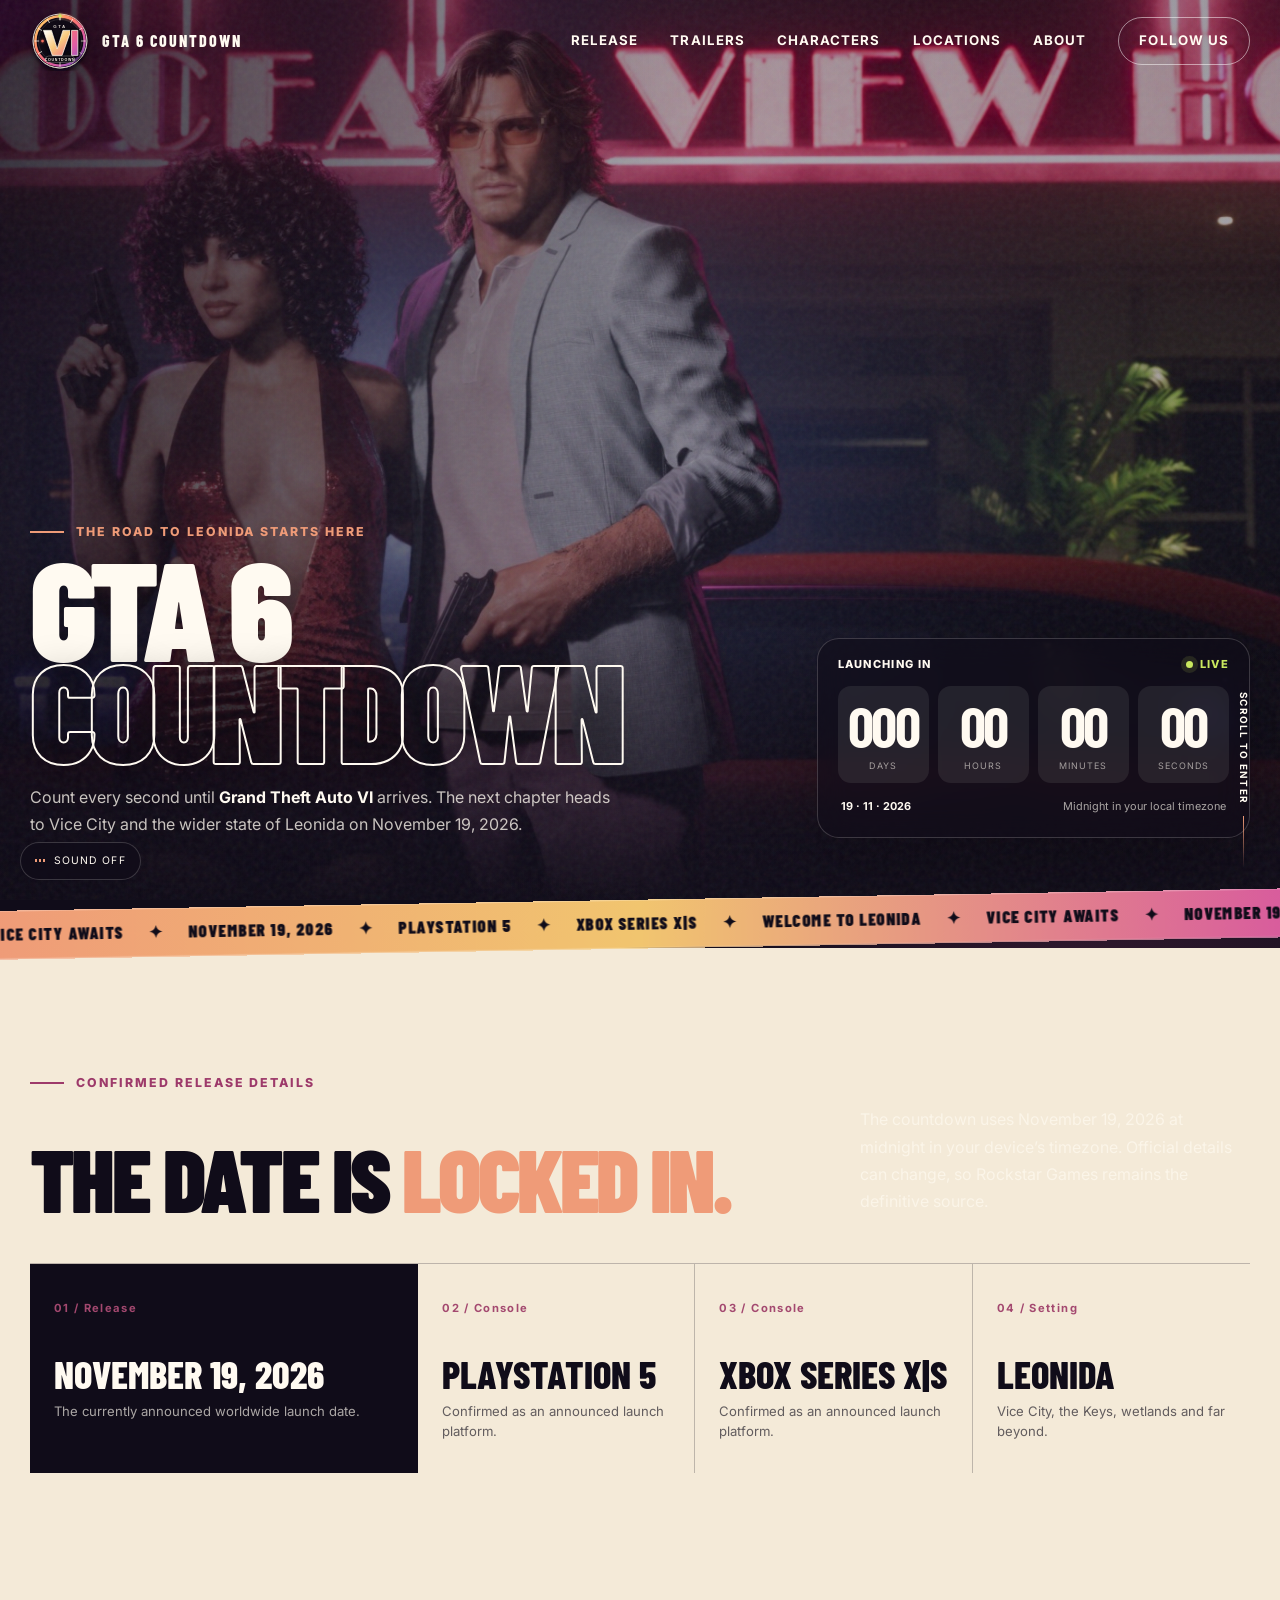
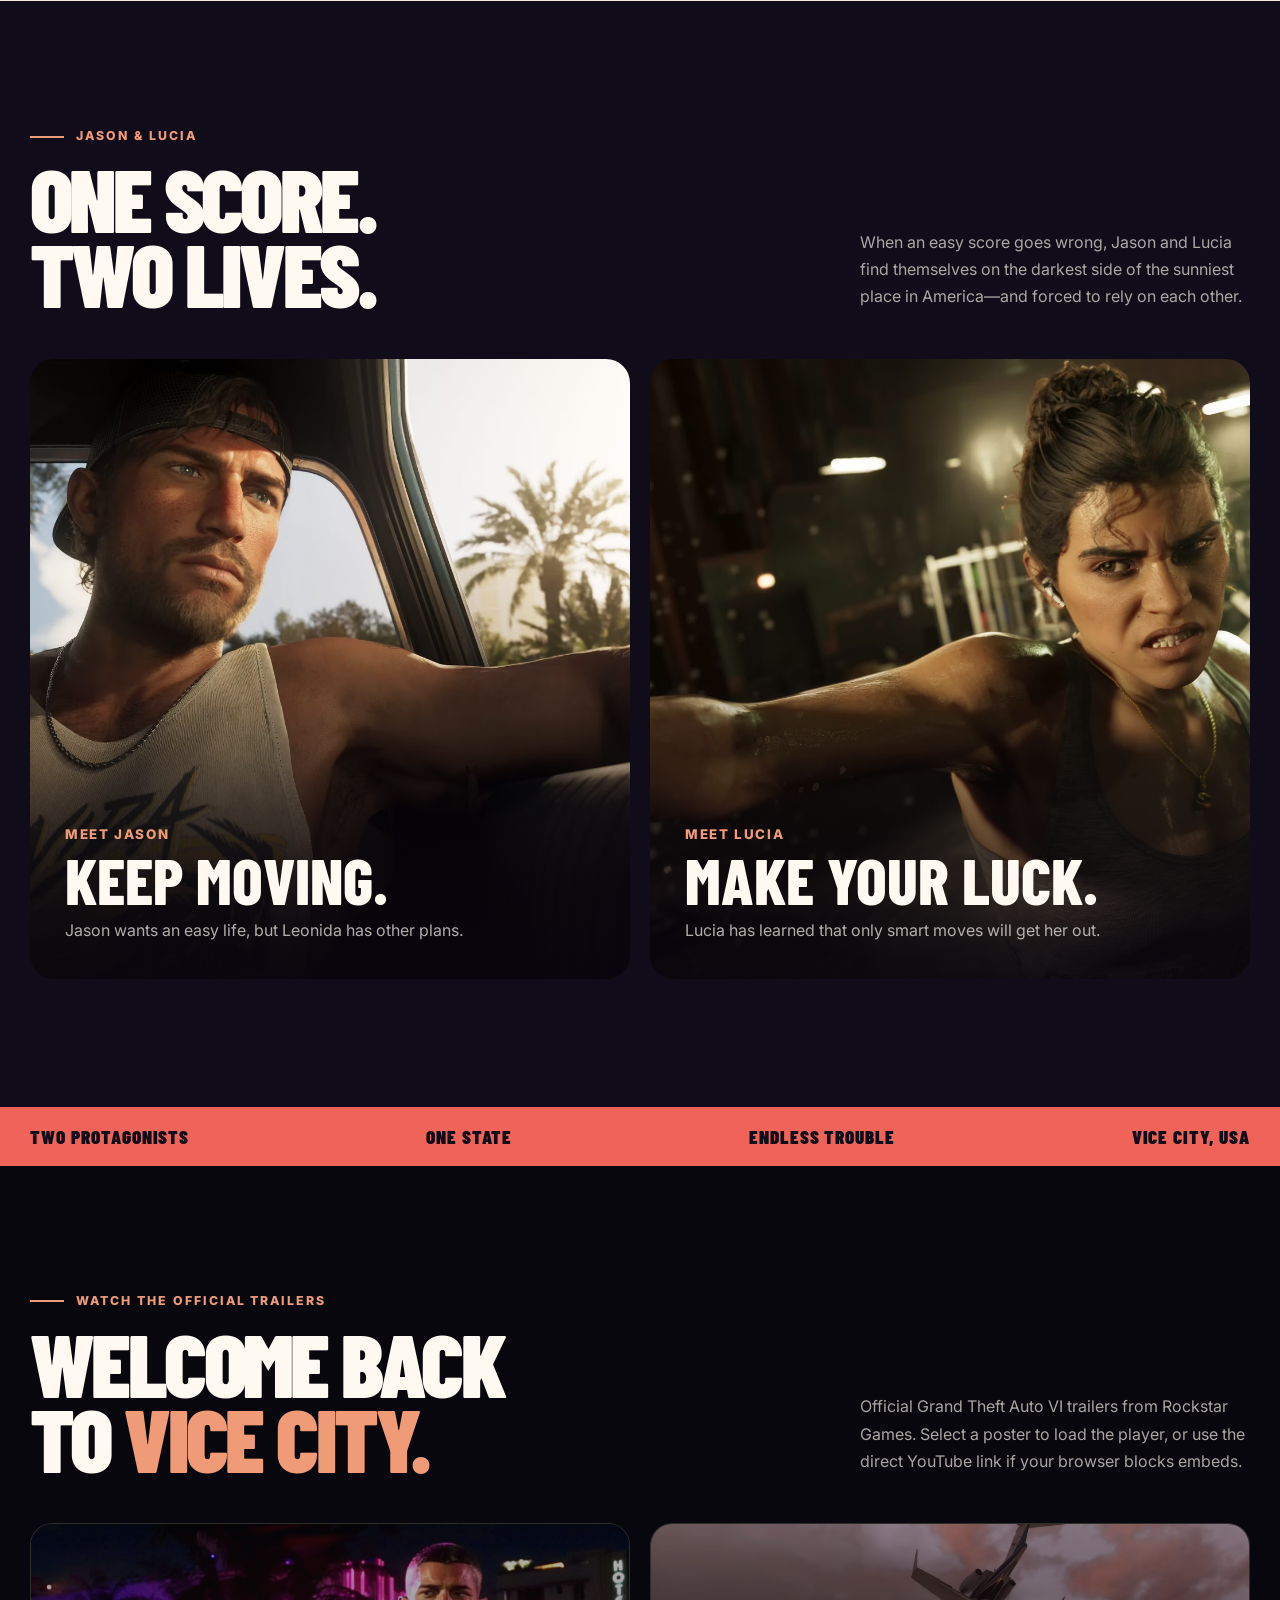
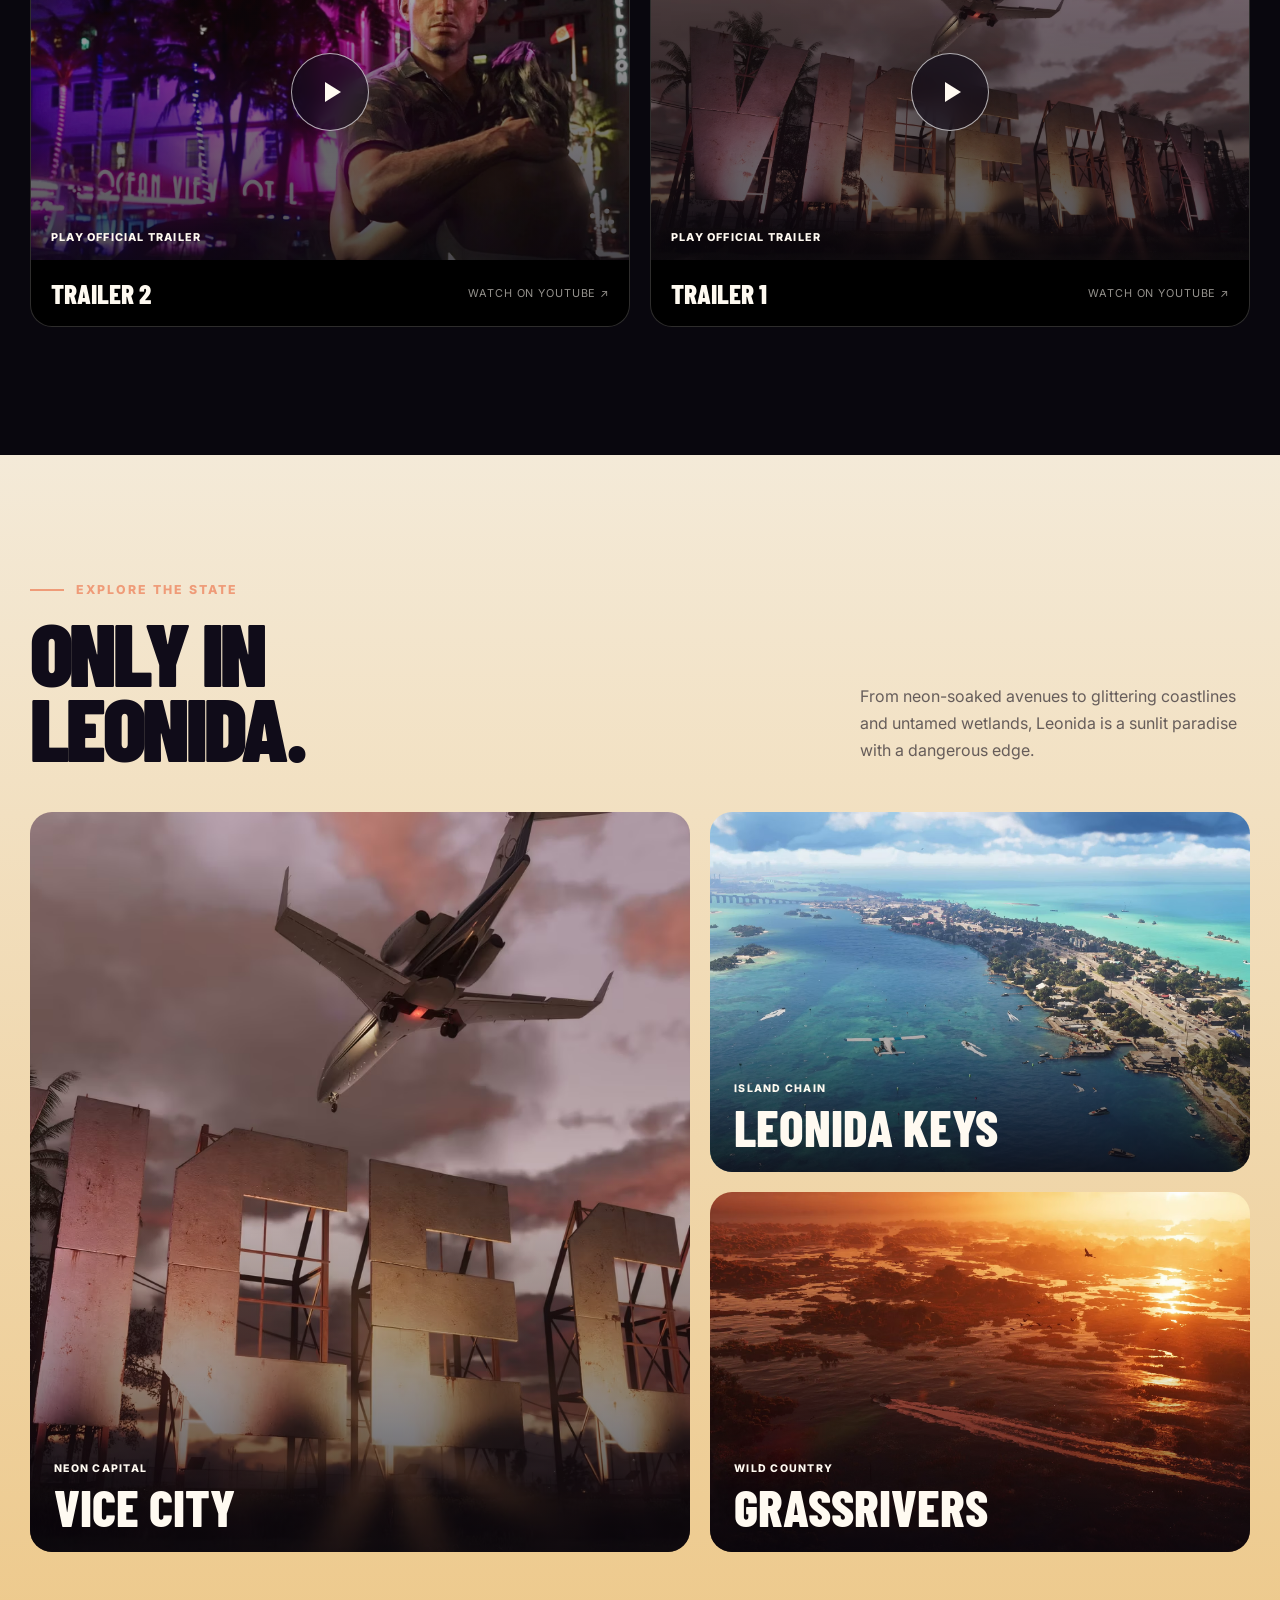
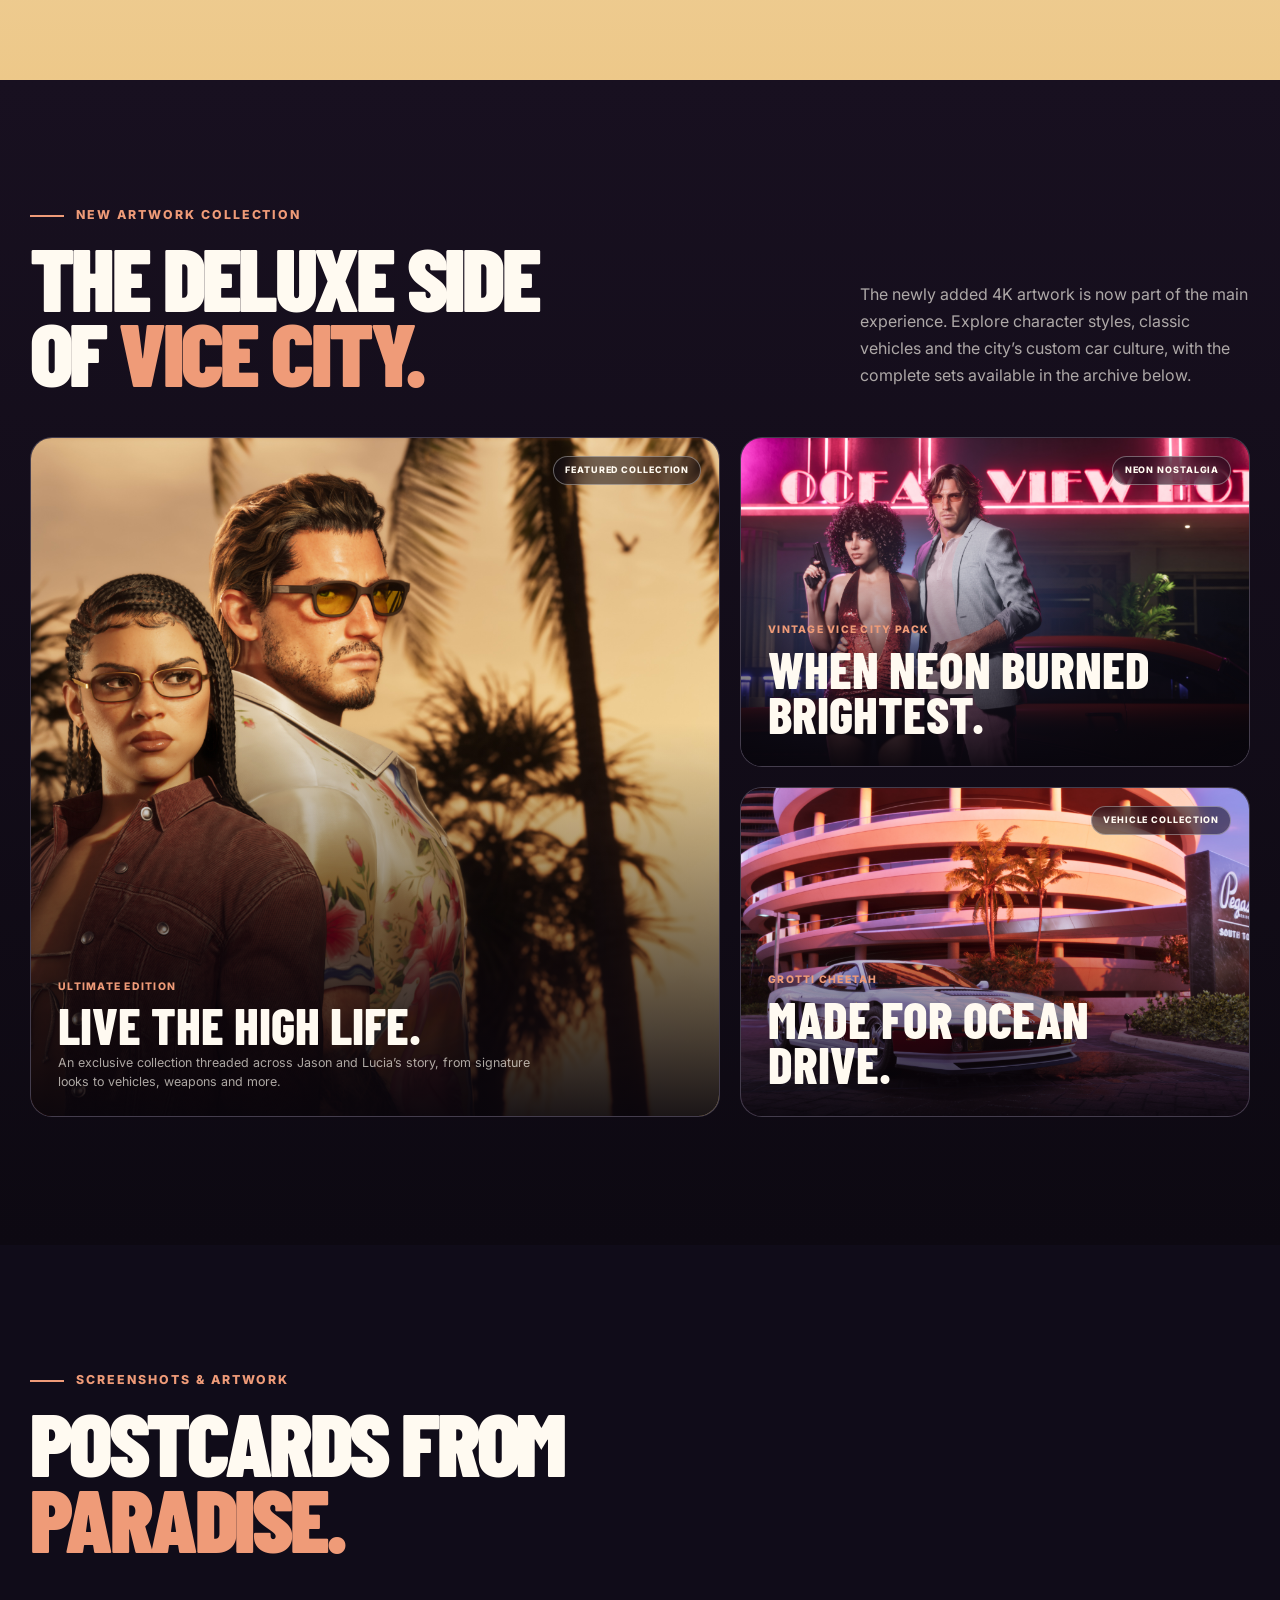
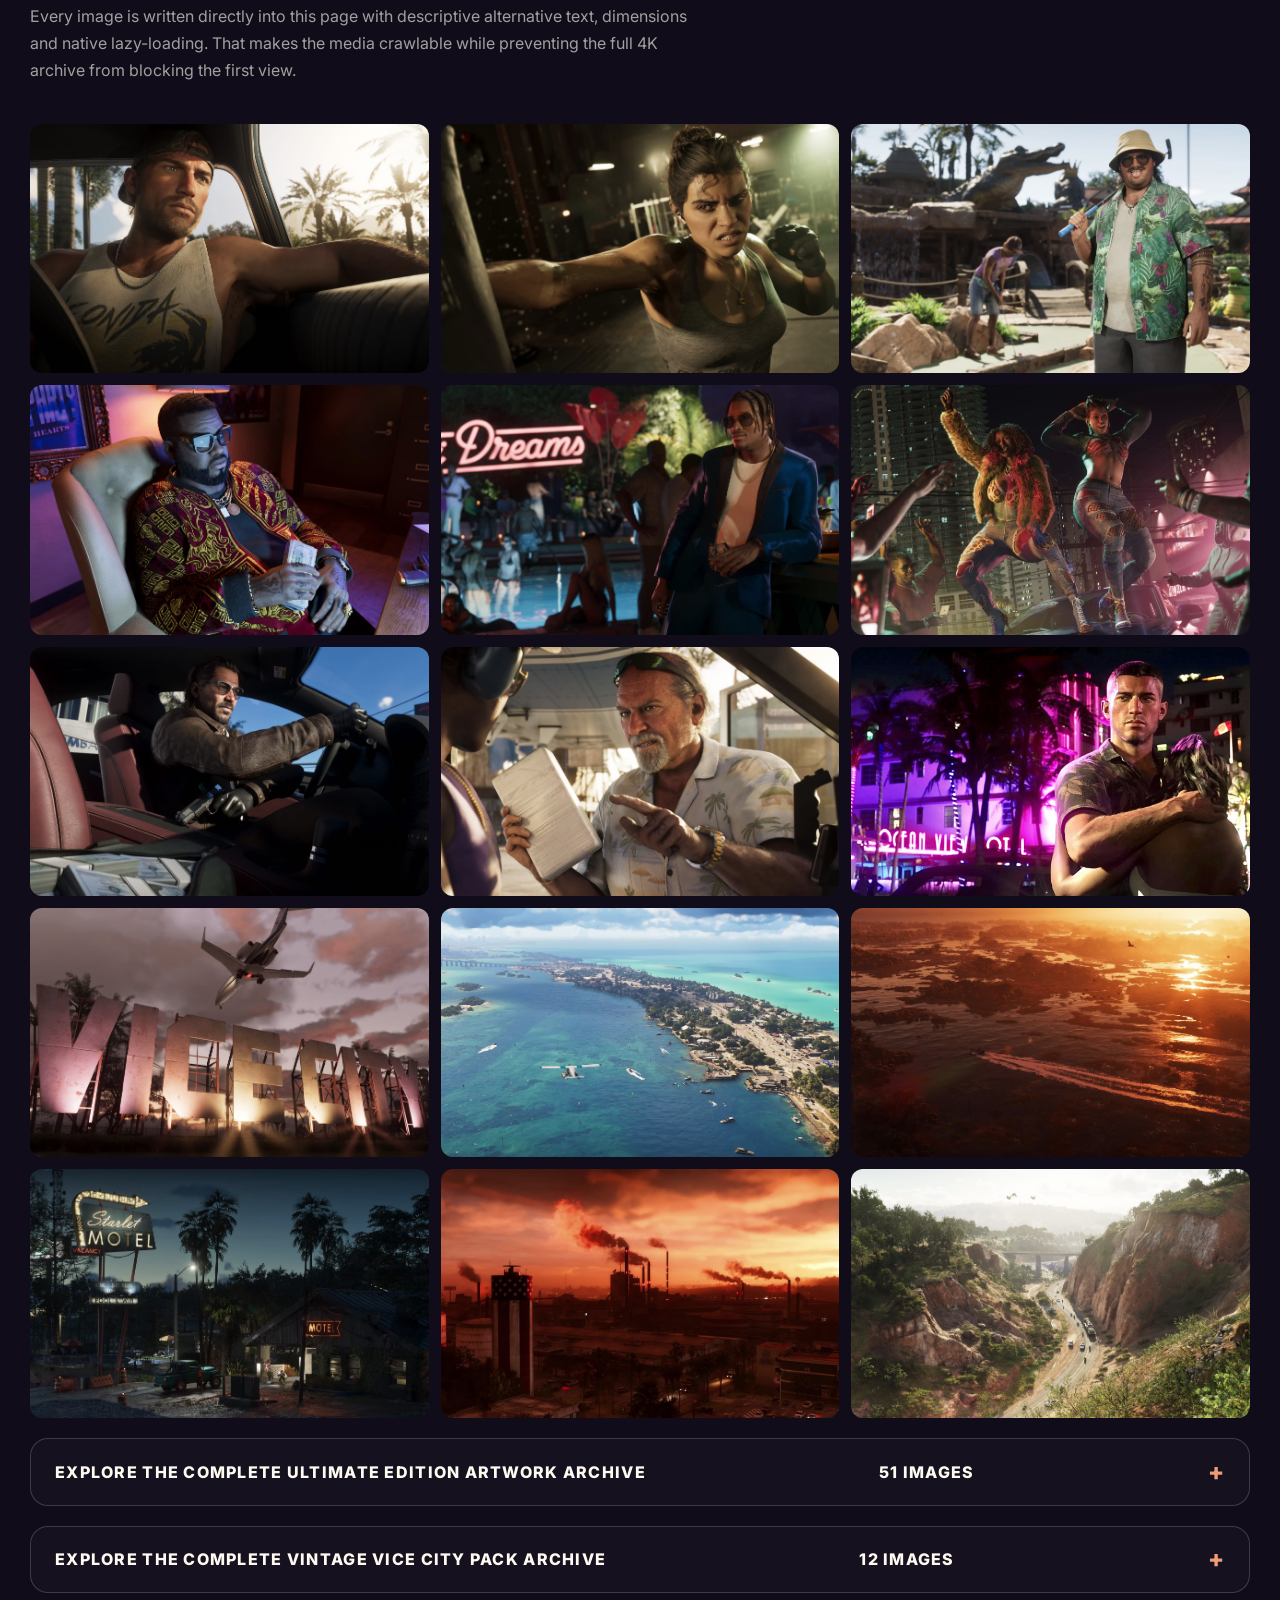
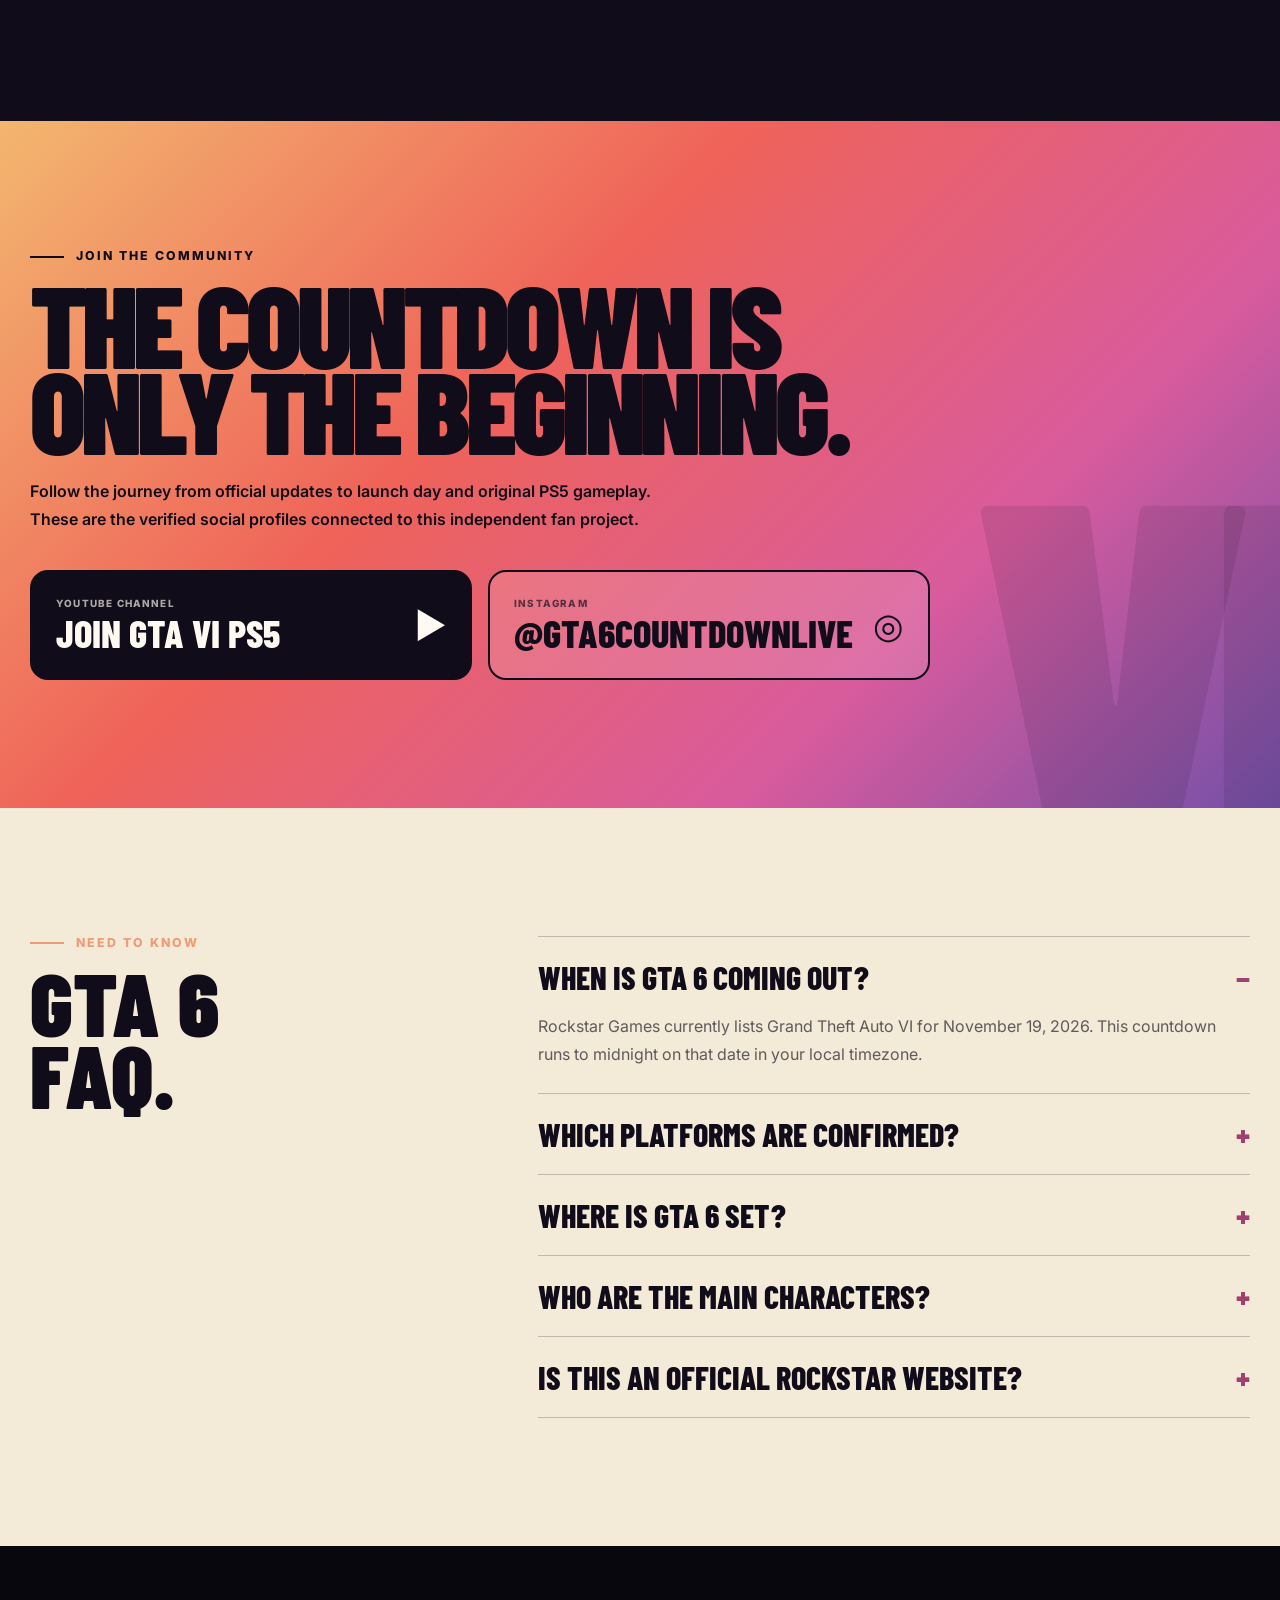
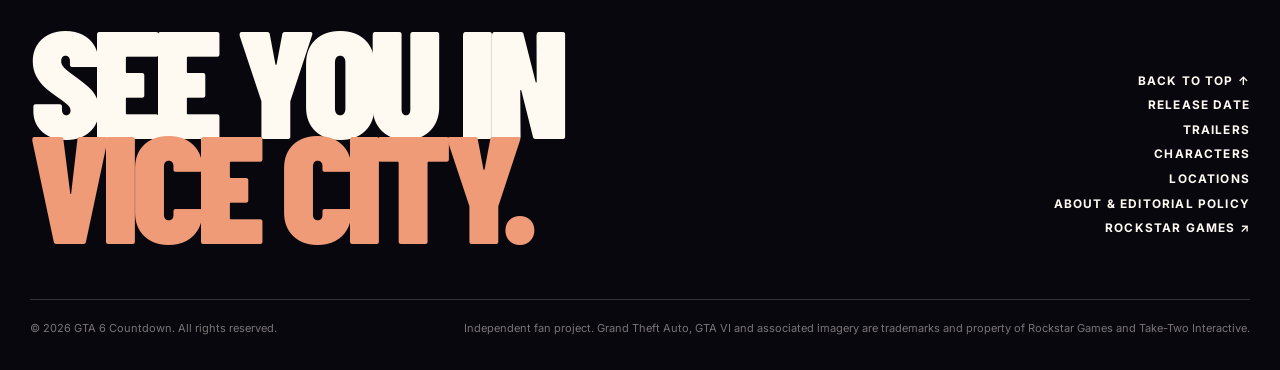
<file: index.html>
<!doctype html>
<html lang="en">
<head>
  <meta charset="utf-8">
  <meta name="viewport" content="width=device-width, initial-scale=1">
  <title>GTA 6 Countdown — Live Timer to November 19, 2026</title>
  <meta name="description" content="Watch the live GTA 6 countdown to November 19, 2026. Explore the confirmed release date, platforms, official trailers, Leonida locations and GTA VI artwork.">
  <meta name="author" content="GTA 6 Countdown">
  <meta name="robots" content="index, follow, max-image-preview:large, max-snippet:-1, max-video-preview:-1">
  <meta name="referrer" content="strict-origin-when-cross-origin">
  <meta name="theme-color" content="#ef6b5b">
  <link rel="canonical" href="https://mnakrani245.github.io/gta-vi/">
  <link rel="alternate" type="application/rss+xml" title="GTA 6 Countdown updates" href="feed.xml">
  <link rel="manifest" href="site.webmanifest">
  <link rel="preload" as="image" href="images/hero-vintage-vice-city.jpg" type="image/jpeg" fetchpriority="high">
  <link rel="preconnect" href="https://fonts.googleapis.com">
  <link rel="preconnect" href="https://fonts.gstatic.com" crossorigin>
  <link href="https://fonts.googleapis.com/css2?family=Barlow+Condensed:wght@500;600;700;800;900&amp;family=Inter:wght@400;500;600;700&amp;display=swap" rel="stylesheet">

  <meta property="og:type" content="website">
  <meta property="og:site_name" content="GTA 6 Countdown">
  <meta property="og:title" content="GTA 6 Countdown — Live Timer to November 19, 2026">
  <meta property="og:description" content="The live countdown to Grand Theft Auto VI, plus official trailers, confirmed platforms and a tour of Leonida.">
  <meta property="og:url" content="https://mnakrani245.github.io/gta-vi/">
  <meta property="og:image" content="https://mnakrani245.github.io/gta-vi/images/og-gta6-countdown.jpg">
  <meta property="og:image:width" content="1200">
  <meta property="og:image:height" content="630">
  <meta property="og:image:alt" content="Jason and Lucia beneath the neon lights of Vice City in Grand Theft Auto VI">
  <meta name="twitter:card" content="summary_large_image">
  <meta name="twitter:title" content="GTA 6 Countdown — November 19, 2026">
  <meta name="twitter:description" content="Track every day, hour, minute and second until GTA VI arrives.">
  <meta name="twitter:image" content="https://mnakrani245.github.io/gta-vi/images/og-gta6-countdown.jpg">

  <link rel="icon" href="images/gta6-countdown-icon.svg" type="image/svg+xml">

  <script type="application/ld+json">
  {
    "@context": "https://schema.org",
    "@graph": [
      {
        "@type": "WebSite",
        "@id": "https://mnakrani245.github.io/gta-vi/#website",
        "url": "https://mnakrani245.github.io/gta-vi/",
        "name": "GTA 6 Countdown",
        "alternateName": ["GTA VI Countdown", "GTA 6 Countdown Live"],
        "description": "A live countdown to the release of Grand Theft Auto VI.",
        "inLanguage": "en",
        "publisher": { "@id": "https://mnakrani245.github.io/gta-vi/#publisher" }
      },
      {
        "@type": "WebPage",
        "@id": "https://mnakrani245.github.io/gta-vi/#webpage",
        "url": "https://mnakrani245.github.io/gta-vi/",
        "name": "GTA 6 Countdown — Live Timer to November 19, 2026",
        "dateModified": "2026-07-11",
        "isPartOf": { "@id": "https://mnakrani245.github.io/gta-vi/#website" },
        "about": { "@id": "https://mnakrani245.github.io/gta-vi/#game" }
      },
      {
        "@type": "Organization",
        "@id": "https://mnakrani245.github.io/gta-vi/#publisher",
        "name": "GTA 6 Countdown",
        "alternateName": "GTA VI PS5",
        "url": "https://mnakrani245.github.io/gta-vi/",
        "logo": { "@type": "ImageObject", "url": "https://mnakrani245.github.io/gta-vi/images/gta6-countdown-icon.svg" },
        "sameAs": ["https://www.youtube.com/@gtavi-ps5", "https://www.instagram.com/gta6countdownlive/"]
      },
      {
        "@type": "VideoGame",
        "@id": "https://mnakrani245.github.io/gta-vi/#game",
        "name": "Grand Theft Auto VI",
        "alternateName": ["GTA 6", "GTA VI"],
        "url": "https://www.rockstargames.com/VI",
        "image": "https://mnakrani245.github.io/gta-vi/images/9.avif",
        "datePublished": "2026-11-19",
        "gamePlatform": ["PlayStation 5", "Xbox Series X", "Xbox Series S"],
        "genre": ["Action-adventure", "Open world"],
        "publisher": { "@type": "Organization", "name": "Rockstar Games" },
        "description": "Grand Theft Auto VI is set in Leonida, home to Vice City and beyond."
      },
      {
        "@type": "FAQPage",
        "mainEntity": [
          {
            "@type": "Question",
            "name": "When is GTA 6 coming out?",
            "acceptedAnswer": { "@type": "Answer", "text": "Rockstar Games lists Grand Theft Auto VI for November 19, 2026." }
          },
          {
            "@type": "Question",
            "name": "What platforms will GTA 6 launch on?",
            "acceptedAnswer": { "@type": "Answer", "text": "The announced launch platforms are PlayStation 5 and Xbox Series X|S." }
          },
          {
            "@type": "Question",
            "name": "Where is GTA 6 set?",
            "acceptedAnswer": { "@type": "Answer", "text": "GTA 6 is set in the state of Leonida, including the neon-soaked streets of Vice City." }
          }
        ]
      }
    ]
  }
  </script>

  <style>
    :root {
      --ink: #100c19;
      --ink-soft: #1b1428;
      --paper: #f4ead8;
      --peach: #ef9b78;
      --coral: #ef6359;
      --pink: #d85b9d;
      --violet: #7450a8;
      --lime: #c9e75f;
      --white: #fffaf1;
      --line: rgba(255, 250, 241, .18);
      --container: min(1220px, calc(100% - 40px));
      --display: "Barlow Condensed", Impact, sans-serif;
      --body: "Inter", Arial, sans-serif;
    }

    * { box-sizing: border-box; }
    html { scroll-behavior: smooth; background: var(--ink); }
    body {
      margin: 0;
      color: var(--white);
      background:
        radial-gradient(circle at 85% 10%, rgba(216, 91, 157, .16), transparent 28rem),
        var(--ink);
      font-family: var(--body);
      -webkit-font-smoothing: antialiased;
      overflow-x: hidden;
    }
    body.menu-open { overflow: hidden; }
    img { display: block; width: 100%; }
    a { color: inherit; }
    button { font: inherit; }
    ::selection { color: var(--ink); background: var(--lime); }
    .skip-link {
      position: fixed; z-index: 1000; left: 1rem; top: 1rem; padding: .8rem 1rem;
      color: var(--ink); background: var(--lime); transform: translateY(-160%);
    }
    .skip-link:focus { transform: translateY(0); }

    .site-header {
      position: fixed; z-index: 100; top: 0; inset-inline: 0; height: 82px;
      display: flex; align-items: center; border-bottom: 1px solid transparent;
      transition: background .3s, border-color .3s, height .3s;
    }
    .site-header.scrolled {
      height: 68px; background: rgba(16, 12, 25, .86); border-color: var(--line);
      backdrop-filter: blur(18px);
    }
    .nav-wrap {
      width: var(--container); margin: auto; display: flex; align-items: center;
      justify-content: space-between; gap: 2rem;
    }
    .brand { display: inline-flex; align-items: center; gap: .75rem; text-decoration: none; }
    .brand-emblem { position: relative; width: 60px; height: 60px; flex: 0 0 60px; filter: drop-shadow(0 8px 18px rgba(0,0,0,.32)); }
    .brand-emblem::after {
      content: ""; position: absolute; z-index: -1; inset: 14px 6px 2px 12px; border-radius: 50%;
      background: rgba(239,99,89,.45); filter: blur(12px); opacity: 0; transition: opacity .25s;
    }
    .brand:hover .brand-emblem::after, .brand:focus-visible .brand-emblem::after { opacity: 1; }
    .brand-emblem img { width: 100%; height: 100%; object-fit: contain; transition: transform .25s; }
    .brand:hover .brand-emblem img, .brand:focus-visible .brand-emblem img { transform: translateY(-2px) rotate(-2deg) scale(1.04); }
    .brand-copy { font: 800 1rem/1 var(--display); letter-spacing: .12em; text-transform: uppercase; }
    .nav-links { display: flex; align-items: center; gap: 2rem; }
    .nav-links a {
      position: relative; font: 700 .83rem/1 var(--body); letter-spacing: .08em;
      text-decoration: none; text-transform: uppercase;
    }
    .nav-links a:not(.nav-cta)::after {
      position: absolute; content: ""; left: 0; right: 100%; bottom: -.45rem;
      height: 2px; background: var(--peach); transition: right .2s;
    }
    .nav-links a:hover::after, .nav-links a:focus-visible::after { right: 0; }
    .nav-cta, .button {
      display: inline-flex; min-height: 48px; align-items: center; justify-content: center;
      padding: .85rem 1.25rem; border: 1px solid rgba(255,255,255,.5); border-radius: 100px;
      text-decoration: none; text-transform: uppercase; font: 800 .82rem/1 var(--body);
      letter-spacing: .08em; transition: transform .2s, background .2s, color .2s;
    }
    .nav-cta:hover, .button:hover { transform: translateY(-2px); background: var(--white); color: var(--ink); }
    .menu-toggle { display: none; border: 0; background: transparent; color: var(--white); padding: .5rem; }

    .hero {
      position: relative; min-height: 100svh; display: flex; align-items: flex-end;
      isolation: isolate; overflow: hidden; background: #21152d;
    }
    .hero-slides, .hero-shade, .hero-grain { position: absolute; inset: 0; }
    .hero-slides { z-index: -3; }
    .hero-slide {
      position: absolute; inset: 0; height: 100%; object-fit: cover; opacity: 0;
      transform: scale(1.04); transition: opacity 1.2s ease;
    }
    .hero-slide.active { opacity: 1; animation: drift 9s ease-out forwards; }
    @keyframes drift { from { transform: scale(1.02); } to { transform: scale(1.11); } }
    .hero-shade {
      z-index: -2;
      background:
        linear-gradient(90deg, rgba(12, 8, 20, .82) 0%, rgba(12, 8, 20, .3) 55%, rgba(12, 8, 20, .35) 100%),
        linear-gradient(0deg, var(--ink) 0%, transparent 38%, rgba(13, 9, 19, .1) 100%);
    }
    .hero-grain {
      z-index: -1; opacity: .12; pointer-events: none;
      background-image: url("data:image/svg+xml,%3Csvg viewBox='0 0 180 180' xmlns='http://www.w3.org/2000/svg'%3E%3Cfilter id='n'%3E%3CfeTurbulence type='fractalNoise' baseFrequency='.9' numOctaves='3' stitchTiles='stitch'/%3E%3C/filter%3E%3Crect width='100%25' height='100%25' filter='url(%23n)' opacity='.55'/%3E%3C/svg%3E");
    }
    .hero-inner {
      width: var(--container); margin: 0 auto; padding: 145px 0 62px;
      display: grid; grid-template-columns: minmax(0, 1.25fr) minmax(280px, .75fr);
      gap: 4rem; align-items: end;
    }
    .eyebrow {
      display: flex; align-items: center; gap: .75rem; margin: 0 0 1rem;
      color: var(--peach); font: 800 .77rem/1.2 var(--body); letter-spacing: .16em;
      text-transform: uppercase;
    }
    .eyebrow::before { content: ""; width: 34px; height: 2px; background: currentColor; }
    .hero h1 {
      max-width: 740px; margin: 0; font: 900 clamp(4.8rem, 11vw, 9.4rem)/.72 var(--display);
      letter-spacing: -.055em; text-transform: uppercase; text-wrap: balance;
      text-shadow: 0 8px 40px rgba(0,0,0,.28);
    }
    .hero h1 .outline { display: block; color: transparent; -webkit-text-stroke: 2px var(--white); }
    .hero-intro { max-width: 590px; margin: 1.6rem 0 0; color: rgba(255,250,241,.77); line-height: 1.7; }
    .hero-intro strong { color: var(--white); }

    .count-panel {
      padding: 1.25rem; border: 1px solid var(--line); border-radius: 22px;
      background: rgba(16, 12, 25, .54); box-shadow: 0 24px 70px rgba(0,0,0,.22);
      backdrop-filter: blur(16px);
    }
    .count-kicker { display: flex; justify-content: space-between; gap: 1rem; margin-bottom: 1rem; }
    .count-kicker span { font: 800 .69rem/1 var(--body); letter-spacing: .12em; text-transform: uppercase; }
    .live-dot { color: var(--lime); }
    .live-dot::before {
      content: ""; display: inline-block; width: 7px; height: 7px; margin-right: .45rem;
      border-radius: 50%; background: currentColor; box-shadow: 0 0 0 5px rgba(201,231,95,.12);
      animation: pulse 1.8s infinite;
    }
    @keyframes pulse { 50% { box-shadow: 0 0 0 9px rgba(201,231,95,0); } }
    .countdown { display: grid; grid-template-columns: repeat(4, 1fr); gap: .55rem; }
    .time-block {
      min-width: 0; padding: 1rem .25rem .8rem; border-radius: 13px;
      text-align: center; background: rgba(255,250,241,.08);
    }
    .time-number { display: block; font: 700 clamp(2.15rem, 4.5vw, 4.3rem)/.8 var(--display); letter-spacing: -.04em; }
    .time-label { display: block; margin-top: .7rem; color: rgba(255,250,241,.58); font-size: .56rem; letter-spacing: .12em; text-transform: uppercase; }
    .count-date {
      display: flex; justify-content: space-between; gap: 1rem; margin: 1rem .2rem .15rem;
      color: rgba(255,250,241,.64); font-size: .68rem; line-height: 1.4;
    }
    .count-date strong { color: var(--white); text-transform: uppercase; }
    .hero-scroll {
      position: absolute; right: 2rem; bottom: 2rem; display: flex; align-items: center; gap: .7rem;
      font: 700 .62rem/1 var(--body); letter-spacing: .13em; text-transform: uppercase;
      writing-mode: vertical-rl;
    }
    .hero-scroll::after { content: ""; width: 1px; height: 52px; background: linear-gradient(var(--peach), transparent); }

    .ticker {
      position: relative; z-index: 4; overflow: hidden; padding: .9rem 0; color: var(--ink);
      background: linear-gradient(90deg, var(--peach), #f1c56f 50%, var(--pink));
      border-block: 1px solid rgba(255,255,255,.25); transform: rotate(-1deg) scale(1.015);
    }
    .ticker-track { display: flex; width: max-content; animation: ticker 28s linear infinite; }
    .ticker span { font: 900 1.05rem/1 var(--display); letter-spacing: .08em; text-transform: uppercase; white-space: nowrap; }
    .ticker span::after { content: "✦"; margin: 0 1.5rem; }
    @keyframes ticker { to { transform: translateX(-50%); } }

    .section { padding: clamp(5rem, 10vw, 9rem) 0; }
    .section-inner { width: var(--container); margin: auto; }
    .section-heading {
      display: flex; justify-content: space-between; gap: 2rem; align-items: end; margin-bottom: 3rem;
    }
    .section-heading h2 { max-width: 780px; margin: 0; font: 900 clamp(3.4rem, 7vw, 6.8rem)/.84 var(--display); letter-spacing: -.04em; text-transform: uppercase; }
    .section-heading p { max-width: 390px; margin: 0; color: rgba(255,250,241,.65); line-height: 1.7; }
    .gradient-word { color: var(--peach); }

    .facts { background: var(--paper); color: var(--ink); }
    .facts .eyebrow { color: #9d3a6a; }
    .facts-grid { display: grid; grid-template-columns: 1.4fr repeat(3, 1fr); border-top: 1px solid rgba(16,12,25,.24); }
    .fact { min-height: 190px; padding: 2rem 1.5rem; border-right: 1px solid rgba(16,12,25,.24); }
    .fact:last-child { border: 0; }
    .fact-index { color: #a3486f; font: 700 .7rem/1 var(--body); letter-spacing: .12em; }
    .fact h3 { margin: 2.5rem 0 .5rem; font: 800 clamp(1.7rem, 3vw, 2.5rem)/.95 var(--display); text-transform: uppercase; }
    .fact p { margin: 0; color: rgba(16,12,25,.64); font-size: .82rem; line-height: 1.55; }
    .fact-feature { background: var(--ink); color: var(--white); }
    .fact-feature p { color: rgba(255,250,241,.65); }

    .story { position: relative; overflow: hidden; }
    .story-grid { display: grid; grid-template-columns: 1fr 1fr; gap: 1.25rem; }
    .story-card { position: relative; min-height: 620px; overflow: hidden; border-radius: 24px; background: var(--ink-soft); }
    .story-card img { height: 100%; object-fit: cover; transition: transform .8s cubic-bezier(.2,.7,.2,1); }
    .story-card:hover img { transform: scale(1.04); }
    .story-card::after { content: ""; position: absolute; inset: 0; background: linear-gradient(0deg, rgba(9,6,14,.9), transparent 55%); }
    .story-copy { position: absolute; z-index: 2; inset: auto 2.2rem 2.2rem; }
    .story-copy small { color: var(--peach); font-weight: 800; letter-spacing: .12em; text-transform: uppercase; }
    .story-copy h3 { margin: .65rem 0; font: 800 clamp(2.7rem, 5vw, 5rem)/.85 var(--display); text-transform: uppercase; }
    .story-copy p { max-width: 500px; margin: 0; color: rgba(255,250,241,.68); line-height: 1.6; }

    .feature-strip { padding: 1.25rem 0; background: var(--coral); color: var(--ink); }
    .feature-strip-inner { width: var(--container); margin: auto; display: flex; justify-content: space-between; gap: 2rem; }
    .feature-strip strong { font: 900 1.2rem/1 var(--display); letter-spacing: .05em; text-transform: uppercase; }

    .trailers { background: #09070e; }
    .video-grid { display: grid; grid-template-columns: 1fr 1fr; gap: 1.25rem; }
    .video-card { position: relative; overflow: hidden; border: 1px solid var(--line); border-radius: 22px; background: #000; }
    .video-frame { position: relative; aspect-ratio: 16/9; overflow: hidden; background: #17131d; }
    .video-frame iframe { width: 100%; height: 100%; border: 0; }
    .video-poster {
      position: absolute; inset: 0; width: 100%; height: 100%; padding: 0; border: 0;
      color: var(--white); background: #17131d; cursor: pointer; overflow: hidden;
    }
    .video-poster img { height: 100%; object-fit: cover; opacity: .78; transition: transform .6s, opacity .4s; }
    .video-poster::after { content: ""; position: absolute; inset: 0; background: linear-gradient(0deg, rgba(9,7,14,.66), rgba(9,7,14,.08)); }
    .video-poster:hover img, .video-poster:focus-visible img { transform: scale(1.035); opacity: .9; }
    .video-play {
      position: absolute; z-index: 2; left: 50%; top: 50%; display: grid; place-items: center;
      width: 78px; height: 78px; border: 1px solid rgba(255,255,255,.65); border-radius: 50%;
      background: rgba(16,12,25,.66); box-shadow: 0 14px 45px rgba(0,0,0,.3);
      transform: translate(-50%, -50%); backdrop-filter: blur(10px); transition: transform .25s, background .25s;
    }
    .video-play::before { content: ""; margin-left: 5px; border-top: 10px solid transparent; border-bottom: 10px solid transparent; border-left: 16px solid var(--white); }
    .video-poster:hover .video-play, .video-poster:focus-visible .video-play { transform: translate(-50%, -50%) scale(1.08); background: var(--coral); }
    .video-poster-label {
      position: absolute; z-index: 2; left: 1.25rem; bottom: 1.1rem; font: 800 .68rem/1 var(--body);
      letter-spacing: .11em; text-transform: uppercase;
    }
    .video-meta { display: flex; justify-content: space-between; gap: 1rem; align-items: center; padding: 1.2rem 1.25rem; }
    .video-meta h3 { margin: 0; font: 800 1.7rem/1 var(--display); text-transform: uppercase; }
    .video-meta a { color: rgba(255,250,241,.58); font-size: .68rem; letter-spacing: .08em; text-decoration: none; text-transform: uppercase; }
    .video-meta a:hover, .video-meta a:focus-visible { color: var(--peach); }

    .editions { background: linear-gradient(180deg, #181020 0%, #0d0912 100%); }
    .edition-grid { display: grid; grid-template-columns: 1.15fr .85fr; grid-template-rows: 330px 330px; gap: 1.25rem; }
    .edition-card { position: relative; overflow: hidden; border: 1px solid var(--line); border-radius: 22px; background: var(--ink-soft); }
    .edition-card:first-child { grid-row: 1 / 3; }
    .edition-card img { height: 100%; object-fit: cover; transition: transform .75s cubic-bezier(.2,.7,.2,1); }
    .edition-card:hover img { transform: scale(1.035); }
    .edition-card::after { content: ""; position: absolute; inset: 0; background: linear-gradient(0deg, rgba(8,5,12,.92), transparent 58%); }
    .edition-copy { position: absolute; z-index: 2; inset: auto 1.7rem 1.55rem; }
    .edition-copy small { color: var(--peach); font: 800 .65rem/1 var(--body); letter-spacing: .12em; text-transform: uppercase; }
    .edition-copy h3 { margin: .55rem 0 .35rem; font: 800 clamp(2.2rem, 4vw, 4rem)/.88 var(--display); text-transform: uppercase; }
    .edition-copy p { max-width: 480px; margin: 0; color: rgba(255,250,241,.66); font-size: .78rem; line-height: 1.55; }
    .edition-ribbon {
      position: absolute; z-index: 2; top: 1.1rem; right: 1.1rem; padding: .55rem .7rem; border: 1px solid rgba(255,255,255,.35);
      border-radius: 100px; background: rgba(16,12,25,.54); backdrop-filter: blur(8px);
      font: 800 .56rem/1 var(--body); letter-spacing: .1em; text-transform: uppercase;
    }

    .locations { background: linear-gradient(180deg, var(--paper) 0%, #edc889 100%); color: var(--ink); }
    .locations .section-heading p { color: rgba(16,12,25,.62); }
    .location-grid { display: grid; grid-template-columns: 1.1fr .9fr; grid-template-rows: 360px 360px; gap: 1.25rem; }
    .location-card { position: relative; overflow: hidden; border-radius: 22px; }
    .location-card:first-child { grid-row: 1 / 3; }
    .location-card img { height: 100%; object-fit: cover; transition: transform .7s; }
    .location-card:hover img { transform: scale(1.04); }
    .location-card::after { content: ""; position: absolute; inset: 0; background: linear-gradient(0deg, rgba(10,7,15,.76), transparent 52%); }
    .location-tag { position: absolute; z-index: 2; left: 1.5rem; bottom: 1.4rem; color: var(--white); }
    .location-tag span { font: 800 .66rem/1 var(--body); letter-spacing: .12em; text-transform: uppercase; }
    .location-tag h3 { margin: .5rem 0 0; font: 800 clamp(2rem, 4vw, 3.5rem)/.9 var(--display); text-transform: uppercase; }

    .gallery { overflow: hidden; }
    .gallery-intro { max-width: 680px; margin-bottom: 2.5rem; color: rgba(255,250,241,.62); line-height: 1.7; }
    .media-wall { display: grid; grid-template-columns: repeat(3, minmax(0, 1fr)); gap: .75rem; }
    .media-tile {
      position: relative; aspect-ratio: 16/10; min-width: 0; padding: 0; overflow: hidden; border: 0;
      border-radius: 12px; background: var(--ink-soft); cursor: zoom-in;
    }
    .media-tile img { height: 100%; object-fit: cover; filter: saturate(.9); transition: transform .45s, filter .45s; }
    .media-tile:hover img, .media-tile:focus-visible img { transform: scale(1.055); filter: saturate(1.12); }
    .zoom-target { cursor: zoom-in; }
    .zoom-target::before {
      content: "+"; position: absolute; z-index: 5; top: .8rem; left: .8rem; display: grid; place-items: center;
      width: 34px; height: 34px; border: 1px solid rgba(255,255,255,.48); border-radius: 50%;
      color: var(--white); background: rgba(12,8,18,.6); font: 500 1.25rem/1 var(--body);
      opacity: 0; transform: scale(.85); backdrop-filter: blur(8px); transition: opacity .2s, transform .2s, background .2s;
    }
    .zoom-target:hover::before, .zoom-target:focus-visible::before { opacity: 1; transform: scale(1); background: var(--coral); }
    .zoom-target:focus-visible { outline: 2px solid var(--peach); outline-offset: 3px; }
    .archive {
      margin-top: 1.25rem; border: 1px solid var(--line); border-radius: 18px; overflow: hidden;
      background: rgba(255,255,255,.025);
    }
    .archive summary {
      display: flex; align-items: center; justify-content: space-between; gap: 1rem;
      padding: 1.3rem 1.5rem; cursor: pointer; list-style: none;
      font: 800 1rem/1 var(--body); letter-spacing: .08em; text-transform: uppercase;
    }
    .archive summary::-webkit-details-marker { display: none; }
    .archive summary::after { content: "+"; color: var(--peach); font-size: 1.5rem; }
    .archive[open] summary::after { content: "−"; }
    .archive-grid { display: grid; grid-template-columns: repeat(4, 1fr); gap: 1px; background: var(--line); border-top: 1px solid var(--line); }
    .archive-grid figure { position: relative; aspect-ratio: 16/9; margin: 0; overflow: hidden; background: var(--ink); }
    .archive-grid img { height: 100%; object-fit: cover; transition: transform .45s; }
    .archive-grid figure:hover img { transform: scale(1.04); }
    .archive-grid figcaption {
      position: absolute; inset: auto .65rem .55rem; padding: .38rem .5rem; border-radius: 5px;
      color: var(--white); background: rgba(10,7,15,.72); font-size: .57rem; line-height: 1.25;
      letter-spacing: .06em; text-transform: uppercase; backdrop-filter: blur(6px);
    }

    .hub-social { position: relative; overflow: hidden; color: var(--ink); background: linear-gradient(135deg, #f3b66f 0%, var(--coral) 38%, var(--pink) 72%, var(--violet) 100%); }
    .hub-social::before { content: "VI"; position: absolute; right: -1rem; bottom: -3rem; color: rgba(16,12,25,.1); font: 900 min(42vw, 34rem)/.7 var(--display); letter-spacing: -.08em; }
    .hub-social .section-inner { position: relative; z-index: 1; }
    .hub-social .eyebrow { color: var(--ink); }
    .hub-social h2 { max-width: 900px; margin: 0; font: 900 clamp(4.2rem, 9vw, 8.5rem)/.75 var(--display); letter-spacing: -.045em; text-transform: uppercase; }
    .hub-social-copy { max-width: 650px; margin: 1.6rem 0 2.3rem; font-weight: 600; line-height: 1.7; }
    .social-grid { display: grid; grid-template-columns: 1fr 1fr; gap: 1rem; max-width: 900px; }
    .social-card { display: flex; align-items: center; justify-content: space-between; gap: 1rem; min-height: 110px; padding: 1.35rem 1.5rem; border: 2px solid var(--ink); border-radius: 18px; background: var(--ink); color: var(--white); text-decoration: none; transition: transform .2s, box-shadow .2s; }
    .social-card.instagram { background: rgba(255,250,241,.13); color: var(--ink); }
    .social-card:hover, .social-card:focus-visible { transform: translateY(-4px); box-shadow: 0 18px 45px rgba(16,12,25,.22); }
    .social-card small { display: block; margin-bottom: .45rem; font-size: .62rem; font-weight: 800; letter-spacing: .12em; text-transform: uppercase; opacity: .66; }
    .social-card strong { font: 800 clamp(1.65rem, 3vw, 2.5rem)/.9 var(--display); text-transform: uppercase; }
    .social-icon { font-size: 2.2rem; }

    .faq { background: var(--paper); color: var(--ink); }
    .faq-grid { display: grid; grid-template-columns: .75fr 1.25fr; gap: 5rem; align-items: start; }
    .faq h2 { position: sticky; top: 110px; margin: 0; font: 900 clamp(3.8rem, 7vw, 7rem)/.8 var(--display); text-transform: uppercase; }
    .faq-item { border-top: 1px solid rgba(16,12,25,.22); }
    .faq-item:last-child { border-bottom: 1px solid rgba(16,12,25,.22); }
    .faq-item summary {
      display: flex; justify-content: space-between; gap: 2rem; padding: 1.5rem 0; cursor: pointer;
      list-style: none; font: 800 clamp(1.35rem, 2.5vw, 2rem)/1 var(--display); text-transform: uppercase;
    }
    .faq-item summary::-webkit-details-marker { display: none; }
    .faq-item summary::after { content: "+"; color: #a13f6e; }
    .faq-item[open] summary::after { content: "−"; }
    .faq-item p { max-width: 720px; margin: -.2rem 0 1.6rem; color: rgba(16,12,25,.65); line-height: 1.7; }

    .site-footer { padding: 5rem 0 2rem; background: #09070e; }
    .footer-top { width: var(--container); margin: auto; display: grid; grid-template-columns: 1.4fr .6fr; gap: 4rem; align-items: end; }
    .footer-title { margin: 0; font: 900 clamp(4.8rem, 12vw, 11rem)/.68 var(--display); letter-spacing: -.05em; text-transform: uppercase; }
    .footer-title span { color: var(--peach); }
    .footer-links { display: grid; gap: .8rem; justify-items: end; }
    .footer-links a { font: 700 .74rem/1 var(--body); letter-spacing: .1em; text-decoration: none; text-transform: uppercase; }
    .footer-links a:hover { color: var(--peach); }
    .footer-bottom {
      width: var(--container); margin: 4rem auto 0; padding-top: 1.25rem; border-top: 1px solid var(--line);
      display: flex; justify-content: space-between; gap: 2rem; color: rgba(255,250,241,.45); font-size: .69rem; line-height: 1.6;
    }
    .sound-toggle {
      position: fixed; z-index: 90; left: 1.25rem; bottom: 1.25rem; display: flex; align-items: center; gap: .55rem;
      padding: .72rem .9rem; border: 1px solid var(--line); border-radius: 100px; color: var(--white);
      background: rgba(16,12,25,.7); backdrop-filter: blur(12px); cursor: pointer;
      font-size: .65rem; letter-spacing: .1em; text-transform: uppercase;
    }
    .sound-bars { display: flex; align-items: center; gap: 2px; height: 12px; }
    .sound-bars i { width: 2px; height: 3px; background: var(--peach); }
    .sound-toggle.playing .sound-bars i { animation: bar .8s ease-in-out infinite alternate; }
    .sound-toggle.playing .sound-bars i:nth-child(2) { animation-delay: -.3s; }
    .sound-toggle.playing .sound-bars i:nth-child(3) { animation-delay: -.55s; }
    @keyframes bar { to { height: 12px; } }

    .lightbox {
      position: fixed; z-index: 200; inset: 0; display: none; overflow: hidden;
      background: rgba(7,5,11,.95); backdrop-filter: blur(14px);
    }
    .lightbox.open { display: block; }
    .lightbox-stage { position: absolute; inset: 0; display: grid; place-items: center; padding: 5rem 2rem; overflow: hidden; touch-action: none; }
    .lightbox img {
      max-width: min(1400px, 92vw); max-height: 78vh; width: auto; border-radius: 10px;
      box-shadow: 0 30px 100px #000; transform: translate3d(0,0,0) scale(1); transform-origin: center;
      transition: transform .18s ease; user-select: none; -webkit-user-drag: none; cursor: zoom-in;
    }
    .lightbox img.is-zoomed { cursor: grab; }
    .lightbox.dragging img { cursor: grabbing; transition: none; }
    .lightbox-close {
      position: absolute; z-index: 5; top: 1.25rem; right: 1.25rem; display: grid; place-items: center;
      width: 44px; height: 44px; padding: 0; border: 1px solid rgba(255,255,255,.45); border-radius: 50%;
      color: var(--white); background: rgba(16,12,25,.72); font-size: 1.7rem; cursor: pointer; backdrop-filter: blur(8px);
    }
    .lightbox-toolbar {
      position: absolute; z-index: 5; left: 50%; bottom: 1.25rem; display: flex; align-items: center; gap: .45rem;
      padding: .45rem; border: 1px solid rgba(255,255,255,.24); border-radius: 100px;
      background: rgba(16,12,25,.78); transform: translateX(-50%); backdrop-filter: blur(10px);
    }
    .lightbox-toolbar button {
      display: grid; place-items: center; width: 38px; height: 38px; padding: 0; border: 0; border-radius: 50%;
      color: var(--white); background: rgba(255,255,255,.08); font-size: 1.2rem; cursor: pointer;
    }
    .lightbox-toolbar button:hover, .lightbox-toolbar button:focus-visible { color: var(--ink); background: var(--peach); }
    .lightbox-toolbar button:disabled { opacity: .35; cursor: not-allowed; }
    .lightbox-toolbar output { min-width: 56px; text-align: center; font: 700 .66rem/1 var(--body); letter-spacing: .08em; }
    .lightbox-help { position: absolute; z-index: 4; left: 1.25rem; bottom: 1.6rem; color: rgba(255,250,241,.52); font-size: .62rem; letter-spacing: .08em; text-transform: uppercase; }

    @media (max-width: 960px) {
      :root { --container: min(100% - 32px, 760px); }
      .site-header.scrolled { backdrop-filter: none; }
      .nav-links {
        position: fixed; top: 0; left: 0; z-index: 1; width: 100vw; height: 100dvh;
        display: flex; flex-direction: column; justify-content: center;
        background: rgba(16,12,25,.98); opacity: 0; visibility: hidden; transition: opacity .25s, visibility .25s;
      }
      .nav-links.open { opacity: 1; visibility: visible; }
      .nav-links a { font-size: 1.35rem; }
      .menu-toggle { display: block; z-index: 2; }
      .hero-inner { grid-template-columns: 1fr; gap: 2.5rem; padding-bottom: 48px; }
      .hero h1 { max-width: 650px; }
      .count-panel { max-width: 650px; }
      .hero-scroll { display: none; }
      .section-heading { align-items: start; flex-direction: column; }
      .facts-grid { grid-template-columns: 1fr 1fr; }
      .fact { border-bottom: 1px solid rgba(16,12,25,.24); }
      .story-card { min-height: 500px; }
      .video-grid { grid-template-columns: 1fr; }
      .edition-grid { grid-template-rows: 300px 300px; }
      .location-grid { grid-template-rows: 310px 310px; }
      .media-wall { grid-template-columns: repeat(3, minmax(0, 1fr)); }
      .social-grid { grid-template-columns: 1fr; }
      .archive-grid { grid-template-columns: repeat(3, 1fr); }
      .faq-grid { grid-template-columns: 1fr; gap: 3rem; }
      .faq h2 { position: static; }
    }

    @media (max-width: 640px) {
      :root { --container: calc(100% - 24px); }
      .site-header { height: 70px; }
      .brand-copy { display: none; }
      .brand-emblem { width: 52px; height: 52px; flex-basis: 52px; }
      .hero { min-height: auto; }
      .hero-inner { min-height: 100svh; padding: 125px 0 42px; }
      .hero h1 { font-size: clamp(4.4rem, 22vw, 6.5rem); }
      .hero-intro { font-size: .87rem; }
      .count-panel { padding: .8rem; border-radius: 16px; }
      .countdown { gap: .35rem; }
      .time-block { padding: .8rem .1rem .65rem; }
      .time-number { font-size: clamp(2rem, 12vw, 3.4rem); }
      .time-label { font-size: .46rem; letter-spacing: .07em; }
      .count-date { flex-direction: column; gap: .25rem; }
      .section { padding: 4.5rem 0; }
      .section-heading { margin-bottom: 2rem; }
      .section-heading h2 { font-size: clamp(3rem, 16vw, 4.8rem); }
      .facts-grid { grid-template-columns: 1fr; }
      .fact { min-height: auto; border-right: 0; }
      .fact h3 { margin-top: 1.8rem; }
      .story-grid { grid-template-columns: 1fr; }
      .story-card { min-height: 470px; }
      .story-copy { inset: auto 1.25rem 1.3rem; }
      .feature-strip-inner { overflow: auto; }
      .feature-strip strong { white-space: nowrap; }
      .location-grid { display: grid; grid-template-columns: 1fr; grid-template-rows: repeat(3, 360px); }
      .location-card:first-child { grid-row: auto; }
      .edition-grid { display: grid; grid-template-columns: 1fr; grid-template-rows: repeat(3, 390px); }
      .edition-card:first-child { grid-row: auto; }
      .media-wall { grid-template-columns: 1fr 1fr; }
      .media-tile:last-child:nth-child(odd) { grid-column: 1 / -1; aspect-ratio: 16/9; }
      .archive-grid { grid-template-columns: 1fr 1fr; }
      .lightbox-stage { padding: 4.5rem .75rem 5.5rem; }
      .lightbox img { max-width: 96vw; max-height: 74vh; }
      .lightbox-help { display: none; }
      .footer-top { grid-template-columns: 1fr; }
      .footer-links { justify-items: start; }
      .footer-bottom { flex-direction: column; }
      .sound-toggle { left: auto; right: 1rem; bottom: 1rem; }
    }

    @media (prefers-reduced-motion: reduce) {
      *, *::before, *::after { scroll-behavior: auto !important; animation-duration: .01ms !important; animation-iteration-count: 1 !important; transition-duration: .01ms !important; }
    }
  </style>
</head>
<body>
  <a class="skip-link" href="#main-content">Skip to content</a>

  <header class="site-header" id="site-header">
    <div class="nav-wrap">
      <a class="brand" href="#top" aria-label="GTA 6 Countdown home">
        <span class="brand-emblem" aria-hidden="true"><img src="images/gta6-countdown-icon.svg" width="96" height="96" alt=""></span>
        <span class="brand-copy">GTA 6 Countdown</span>
      </a>
      <nav class="nav-links" id="nav-links" aria-label="Primary navigation">
        <a href="release-date.html">Release</a>
        <a href="trailers.html">Trailers</a>
        <a href="characters.html">Characters</a>
        <a href="locations.html">Locations</a>
        <a href="about.html">About</a>
        <a class="nav-cta" href="#follow">Follow us</a>
      </nav>
      <button class="menu-toggle" id="menu-toggle" type="button" aria-expanded="false" aria-controls="nav-links" aria-label="Open menu">☰</button>
    </div>
  </header>

  <main id="main-content">
    <section class="hero" id="top" aria-labelledby="hero-title">
      <div class="hero-slides" aria-hidden="true">
        <img class="hero-slide active" src="images/hero-vintage-vice-city.jpg" width="1920" height="1080" alt="" fetchpriority="high">
        <img class="hero-slide" src="images/hero-ultimate-edition.jpg" width="1920" height="1080" alt="" loading="lazy">
        <img class="hero-slide" src="images/hero-grotti-cheetah.jpg" width="1920" height="1080" alt="" loading="lazy">
        <img class="hero-slide" src="images/9.avif" width="1440" height="790" alt="" loading="lazy">
        <img class="hero-slide" src="images/10.avif" width="1920" height="1080" alt="" loading="lazy">
        <img class="hero-slide" src="images/1.avif" width="1920" height="1080" alt="" loading="lazy">
        <img class="hero-slide" src="images/6.avif" width="1920" height="1080" alt="" loading="lazy">
      </div>
      <div class="hero-shade" aria-hidden="true"></div>
      <div class="hero-grain" aria-hidden="true"></div>

      <div class="hero-inner">
        <div>
          <p class="eyebrow">The road to Leonida starts here</p>
          <h1 id="hero-title">GTA 6 <span class="outline">Countdown</span></h1>
          <p class="hero-intro">Count every second until <strong>Grand Theft Auto VI</strong> arrives. The next chapter heads to Vice City and the wider state of Leonida on November 19, 2026.</p>
        </div>

        <div class="count-panel" role="timer" aria-label="Countdown to GTA 6 release">
          <div class="count-kicker">
            <span>Launching in</span>
            <span class="live-dot">Live</span>
          </div>
          <div class="countdown" aria-live="off">
            <div class="time-block"><span class="time-number" id="days">000</span><span class="time-label">Days</span></div>
            <div class="time-block"><span class="time-number" id="hours">00</span><span class="time-label">Hours</span></div>
            <div class="time-block"><span class="time-number" id="minutes">00</span><span class="time-label">Minutes</span></div>
            <div class="time-block"><span class="time-number" id="seconds">00</span><span class="time-label">Seconds</span></div>
          </div>
          <div class="count-date">
            <strong>19 · 11 · 2026</strong>
            <span>Midnight in your local timezone</span>
          </div>
        </div>
      </div>
      <span class="hero-scroll" aria-hidden="true">Scroll to enter</span>
    </section>

    <div class="ticker" aria-hidden="true">
      <div class="ticker-track">
        <span>Vice City awaits</span><span>November 19, 2026</span><span>PlayStation 5</span><span>Xbox Series X|S</span><span>Welcome to Leonida</span>
        <span>Vice City awaits</span><span>November 19, 2026</span><span>PlayStation 5</span><span>Xbox Series X|S</span><span>Welcome to Leonida</span>
      </div>
    </div>

    <section class="section facts" id="release" aria-labelledby="release-heading">
      <div class="section-inner">
        <p class="eyebrow">Confirmed release details</p>
        <div class="section-heading">
          <h2 id="release-heading">The date is <span class="gradient-word">locked in.</span></h2>
          <p>The countdown uses November 19, 2026 at midnight in your device’s timezone. Official details can change, so Rockstar Games remains the definitive source.</p>
        </div>
        <div class="facts-grid">
          <article class="fact fact-feature">
            <span class="fact-index">01 / Release</span>
            <h3>November 19, 2026</h3>
            <p>The currently announced worldwide launch date.</p>
          </article>
          <article class="fact">
            <span class="fact-index">02 / Console</span>
            <h3>PlayStation 5</h3>
            <p>Confirmed as an announced launch platform.</p>
          </article>
          <article class="fact">
            <span class="fact-index">03 / Console</span>
            <h3>Xbox Series X|S</h3>
            <p>Confirmed as an announced launch platform.</p>
          </article>
          <article class="fact">
            <span class="fact-index">04 / Setting</span>
            <h3>Leonida</h3>
            <p>Vice City, the Keys, wetlands and far beyond.</p>
          </article>
        </div>
      </div>
    </section>

    <section class="section story" aria-labelledby="story-heading">
      <div class="section-inner">
        <p class="eyebrow">Jason &amp; Lucia</p>
        <div class="section-heading">
          <h2 id="story-heading">One score.<br>Two lives.</h2>
          <p>When an easy score goes wrong, Jason and Lucia find themselves on the darkest side of the sunniest place in America—and forced to rely on each other.</p>
        </div>
        <div class="story-grid">
          <article class="story-card">
            <img src="images/1.avif" width="1920" height="1080" loading="lazy" alt="Jason Duval sitting in a car in Grand Theft Auto VI">
            <div class="story-copy"><small>Meet Jason</small><h3>Keep moving.</h3><p>Jason wants an easy life, but Leonida has other plans.</p></div>
          </article>
          <article class="story-card">
            <img src="images/2.avif" width="1920" height="1080" loading="lazy" alt="Lucia Caminos training in a boxing gym in Grand Theft Auto VI">
            <div class="story-copy"><small>Meet Lucia</small><h3>Make your luck.</h3><p>Lucia has learned that only smart moves will get her out.</p></div>
          </article>
        </div>
      </div>
    </section>

    <div class="feature-strip" aria-label="GTA 6 key facts">
      <div class="feature-strip-inner"><strong>Two protagonists</strong><strong>One state</strong><strong>Endless trouble</strong><strong>Vice City, USA</strong></div>
    </div>

    <section class="section trailers" id="trailers" aria-labelledby="trailers-heading">
      <div class="section-inner">
        <p class="eyebrow">Watch the official trailers</p>
        <div class="section-heading">
          <h2 id="trailers-heading">Welcome back<br>to <span class="gradient-word">Vice City.</span></h2>
          <p>Official Grand Theft Auto VI trailers from Rockstar Games. Select a poster to load the player, or use the direct YouTube link if your browser blocks embeds.</p>
        </div>
        <div class="video-grid">
          <article class="video-card">
            <div class="video-frame" data-video-id="VQRLujxTm3c" data-video-title="Grand Theft Auto VI Trailer 2 by Rockstar Games">
              <button class="video-poster" type="button" aria-label="Play Grand Theft Auto VI Trailer 2">
                <img src="images/9.avif" width="1440" height="790" loading="lazy" alt="Jason and Lucia beneath the neon lights of Vice City">
                <span class="video-play" aria-hidden="true"></span>
                <span class="video-poster-label">Play official trailer</span>
              </button>
            </div>
            <div class="video-meta"><h3>Trailer 2</h3><a href="https://www.youtube.com/watch?v=VQRLujxTm3c" target="_blank" rel="noopener noreferrer">Watch on YouTube ↗</a></div>
          </article>
          <article class="video-card">
            <div class="video-frame" data-video-id="QdBZY2fkU-0" data-video-title="Grand Theft Auto VI Trailer 1 by Rockstar Games">
              <button class="video-poster" type="button" aria-label="Play Grand Theft Auto VI Trailer 1">
                <img src="images/10.avif" width="1920" height="1080" loading="lazy" alt="A private jet passing over the Vice City sign at sunset">
                <span class="video-play" aria-hidden="true"></span>
                <span class="video-poster-label">Play official trailer</span>
              </button>
            </div>
            <div class="video-meta"><h3>Trailer 1</h3><a href="https://www.youtube.com/watch?v=QdBZY2fkU-0" target="_blank" rel="noopener noreferrer">Watch on YouTube ↗</a></div>
          </article>
        </div>
      </div>
    </section>

    <section class="section locations" id="leonida" aria-labelledby="leonida-heading">
      <div class="section-inner">
        <p class="eyebrow">Explore the state</p>
        <div class="section-heading">
          <h2 id="leonida-heading">Only in<br>Leonida.</h2>
          <p>From neon-soaked avenues to glittering coastlines and untamed wetlands, Leonida is a sunlit paradise with a dangerous edge.</p>
        </div>
        <div class="location-grid">
          <article class="location-card">
            <img src="images/10.avif" width="1920" height="1080" loading="lazy" alt="A jet flying above the giant Vice City sign at sunset in GTA 6">
            <div class="location-tag"><span>Neon capital</span><h3>Vice City</h3></div>
          </article>
          <article class="location-card">
            <img src="images/11.avif" width="1920" height="1280" loading="lazy" alt="Aerial view of the turquoise coastline and islands of Leonida in GTA 6">
            <div class="location-tag"><span>Island chain</span><h3>Leonida Keys</h3></div>
          </article>
          <article class="location-card">
            <img src="images/12.avif" width="1920" height="1280" loading="lazy" alt="Sunset over Leonida wetlands with an airboat in GTA 6">
            <div class="location-tag"><span>Wild country</span><h3>Grassrivers</h3></div>
          </article>
        </div>
      </div>
    </section>

    <section class="section editions" id="editions" aria-labelledby="editions-heading">
      <div class="section-inner">
        <p class="eyebrow">New artwork collection</p>
        <div class="section-heading">
          <h2 id="editions-heading">The deluxe side<br>of <span class="gradient-word">Vice City.</span></h2>
          <p>The newly added 4K artwork is now part of the main experience. Explore character styles, classic vehicles and the city’s custom car culture, with the complete sets available in the archive below.</p>
        </div>
        <div class="edition-grid">
          <article class="edition-card">
            <img src="images/ULTIMATE_EDITION_01.jpg" width="3840" height="2160" loading="lazy" alt="Lucia and Jason in Ultimate Edition outfits against a golden Vice City sunset">
            <span class="edition-ribbon">Featured collection</span>
            <div class="edition-copy"><small>Ultimate Edition</small><h3>Live the high life.</h3><p>An exclusive collection threaded across Jason and Lucia’s story, from signature looks to vehicles, weapons and more.</p></div>
          </article>
          <article class="edition-card">
            <img src="images/VINTAGE_VICE_CITY_PACK_01.jpg" width="3840" height="2160" loading="lazy" alt="Jason and Lucia in vintage outfits outside an Ocean View hotel">
            <span class="edition-ribbon">Neon nostalgia</span>
            <div class="edition-copy"><small>Vintage Vice City Pack</small><h3>When neon burned brightest.</h3></div>
          </article>
          <article class="edition-card">
            <img src="images/ULTIMATE_EDITION_GROTTI_CHEETAH_01.jpg" width="3840" height="2160" loading="lazy" alt="White Grotti Cheetah sports car outside a Vice City residence at sunset">
            <span class="edition-ribbon">Vehicle collection</span>
            <div class="edition-copy"><small>Grotti Cheetah</small><h3>Made for Ocean Drive.</h3></div>
          </article>
        </div>
      </div>
    </section>

    <section class="section gallery" id="gallery" aria-labelledby="gallery-heading">
      <div class="section-inner">
        <p class="eyebrow">Screenshots &amp; artwork</p>
        <div class="section-heading">
          <h2 id="gallery-heading">Postcards from<br><span class="gradient-word">paradise.</span></h2>
        </div>
        <p class="gallery-intro">Every image is written directly into this page with descriptive alternative text, dimensions and native lazy-loading. That makes the media crawlable while preventing the full 4K archive from blocking the first view.</p>

        <div class="media-wall">
          <button class="media-tile" type="button" aria-label="Open image: Jason in his car"><img src="images/1.avif" width="1920" height="1080" loading="lazy" alt="Jason in a car beneath Leonida palm trees"></button>
          <button class="media-tile" type="button" aria-label="Open image: Lucia training"><img src="images/2.avif" width="1920" height="1080" loading="lazy" alt="Lucia training at a boxing gym"></button>
          <button class="media-tile" type="button" aria-label="Open image: Leonida character"><img src="images/3.avif" width="1920" height="1080" loading="lazy" alt="A colorful Leonida resident at an outdoor attraction"></button>
          <button class="media-tile" type="button" aria-label="Open image: Vice City nightlife"><img src="images/4.avif" width="1920" height="1080" loading="lazy" alt="A Vice City nightclub owner under purple light"></button>
          <button class="media-tile" type="button" aria-label="Open image: Poolside nightlife"><img src="images/5.avif" width="1920" height="1080" loading="lazy" alt="Poolside nightlife under neon lights in Vice City"></button>
          <button class="media-tile" type="button" aria-label="Open image: Street party"><img src="images/6.avif" width="1920" height="1080" loading="lazy" alt="A lively street party at night in Vice City"></button>
          <button class="media-tile" type="button" aria-label="Open image: Getaway driver"><img src="images/7.avif" width="1920" height="1080" loading="lazy" alt="A getaway driver holding a pistol in a luxury car"></button>
          <button class="media-tile" type="button" aria-label="Open image: Gas station scene"><img src="images/8.avif" width="1920" height="1080" loading="lazy" alt="A tense conversation at a Leonida gas station"></button>
          <button class="media-tile" type="button" aria-label="Open image: Jason and Lucia"><img src="images/9.avif" width="1440" height="790" loading="lazy" alt="Jason and Lucia embracing beneath Vice City neon"></button>
          <button class="media-tile" type="button" aria-label="Open image: Vice City sign"><img src="images/10.avif" width="1920" height="1080" loading="lazy" alt="A private jet above the monumental Vice City sign"></button>
          <button class="media-tile" type="button" aria-label="Open image: Leonida coast"><img src="images/11.avif" width="1920" height="1280" loading="lazy" alt="Turquoise waters surrounding the Leonida coast"></button>
          <button class="media-tile" type="button" aria-label="Open image: Leonida wetlands"><img src="images/12.avif" width="1920" height="1280" loading="lazy" alt="Golden sunset over the Leonida wetlands"></button>
          <button class="media-tile" type="button" aria-label="Open image: Starlet Motel"><img src="images/13.avif" width="1920" height="1080" loading="lazy" alt="The vintage Starlet Motel sign at night"></button>
          <button class="media-tile" type="button" aria-label="Open image: Port Gellhorn"><img src="images/14.avif" width="1920" height="1280" loading="lazy" alt="Industrial Port Gellhorn beneath an orange sky"></button>
          <button class="media-tile" type="button" aria-label="Open image: Mount Kalaga"><img src="images/15.avif" width="1920" height="1080" loading="lazy" alt="A winding road through the rocky hills of Mount Kalaga"></button>
        </div>

        <details class="archive">
          <summary>Explore the complete Ultimate Edition artwork archive <span>51 images</span></summary>
          <div class="archive-grid">
            <figure><img src="images/ULTIMATE_EDITION_01.jpg" width="3840" height="2160" loading="lazy" alt="GTA VI Ultimate Edition official artwork one"><figcaption>Ultimate Edition · 01</figcaption></figure>
            <figure><img src="images/ULTIMATE_EDITION_02.jpg" width="3840" height="2160" loading="lazy" alt="GTA VI Ultimate Edition official artwork two"><figcaption>Ultimate Edition · 02</figcaption></figure>
            <figure><img src="images/ULTIMATE_EDITION_ELECTRIC_FANG_01.jpg" width="3840" height="2160" loading="lazy" alt="Electric Fang item in GTA VI Ultimate Edition"><figcaption>Electric Fang · 01</figcaption></figure>
            <figure><img src="images/ULTIMATE_EDITION_ELECTRIC_FANG_02.jpg" width="3840" height="2160" loading="lazy" alt="Electric Fang detail in GTA VI Ultimate Edition"><figcaption>Electric Fang · 02</figcaption></figure>
            <figure><img src="images/ULTIMATE_EDITION_ELECTRIC_FANG_03.jpg" width="3840" height="2160" loading="lazy" alt="Electric Fang vehicle view in GTA VI Ultimate Edition"><figcaption>Electric Fang · 03</figcaption></figure>
            <figure><img src="images/ULTIMATE_EDITION_ELECTRIC_FANG_04.jpg" width="3840" height="2160" loading="lazy" alt="Electric Fang showcase in GTA VI Ultimate Edition"><figcaption>Electric Fang · 04</figcaption></figure>
            <figure><img src="images/ULTIMATE_EDITION_GOODTIME_GEAR_01.jpg" width="3840" height="2160" loading="lazy" alt="Goodtime Gear in GTA VI Ultimate Edition"><figcaption>Goodtime Gear</figcaption></figure>
            <figure><img src="images/ULTIMATE_EDITION_GROTTI_CHEETAH_01.jpg" width="3840" height="2160" loading="lazy" alt="Grotti Cheetah Classic car in GTA VI"><figcaption>Grotti Cheetah · 01</figcaption></figure>
            <figure><img src="images/ULTIMATE_EDITION_GROTTI_CHEETAH_02.jpg" width="3840" height="2160" loading="lazy" alt="Grotti Cheetah side view in GTA VI"><figcaption>Grotti Cheetah · 02</figcaption></figure>
            <figure><img src="images/ULTIMATE_EDITION_GROTTI_CHEETAH_03.jpg" width="3840" height="2160" loading="lazy" alt="Grotti Cheetah driving in GTA VI"><figcaption>Grotti Cheetah · 03</figcaption></figure>
            <figure><img src="images/ULTIMATE_EDITION_GROTTI_CHEETAH_04.jpg" width="3840" height="2160" loading="lazy" alt="Grotti Cheetah interior in GTA VI"><figcaption>Grotti Cheetah · 04</figcaption></figure>
            <figure><img src="images/ULTIMATE_EDITION_HAWK_AND_LITTLE_MORGAN_REVOLVERS_01.jpg" width="3840" height="2160" loading="lazy" alt="Hawk and Little Morgan revolvers in GTA VI"><figcaption>Morgan Revolvers · 01</figcaption></figure>
            <figure><img src="images/ULTIMATE_EDITION_HAWK_AND_LITTLE_MORGAN_REVOLVERS_02.jpg" width="3840" height="2160" loading="lazy" alt="Hawk and Little Morgan revolver detail"><figcaption>Morgan Revolvers · 02</figcaption></figure>
            <figure><img src="images/ULTIMATE_EDITION_ONE_EYED_WILLIE_01.jpg" width="3840" height="2160" loading="lazy" alt="One Eyed Willie item in GTA VI"><figcaption>One Eyed Willie · 01</figcaption></figure>
            <figure><img src="images/ULTIMATE_EDITION_ONE_EYED_WILLIE_02.jpg" width="3840" height="2160" loading="lazy" alt="One Eyed Willie detail in GTA VI"><figcaption>One Eyed Willie · 02</figcaption></figure>
            <figure><img src="images/ULTIMATE_EDITION_ONE_EYED_WILLIE_03.jpg" width="3840" height="2160" loading="lazy" alt="One Eyed Willie showcase in GTA VI"><figcaption>One Eyed Willie · 03</figcaption></figure>
            <figure><img src="images/ULTIMATE_EDITION_PTT_STORE_01.jpg" width="3840" height="2160" loading="lazy" alt="PTT Store item in GTA VI Ultimate Edition"><figcaption>PTT Store</figcaption></figure>
            <figure><img src="images/ULTIMATE_EDITION_RIDEOUT_CUSTOMS_01.jpg" width="3840" height="2160" loading="lazy" alt="Rideout Customs garage in GTA VI"><figcaption>Rideout Customs · 01</figcaption></figure>
            <figure><img src="images/ULTIMATE_EDITION_RIDEOUT_CUSTOMS_02.jpg" width="3840" height="2160" loading="lazy" alt="Rideout Customs vehicle detail in GTA VI"><figcaption>Rideout Customs · 02</figcaption></figure>
            <figure><img src="images/ULTIMATE_EDITION_RIDEOUT_CUSTOMS_03.jpg" width="3840" height="2160" loading="lazy" alt="Rideout Customs showcase in GTA VI"><figcaption>Rideout Customs · 03</figcaption></figure>
            <figure><img src="images/ULTIMATE_EDITION_SAFEHOUSE_VEHICLES_01.jpg" width="3840" height="2160" loading="lazy" alt="Safehouse vehicle in GTA VI"><figcaption>Safehouse Vehicles · 01</figcaption></figure>
            <figure><img src="images/ULTIMATE_EDITION_SAFEHOUSE_VEHICLES_02.jpg" width="3840" height="2160" loading="lazy" alt="Second safehouse vehicle in GTA VI"><figcaption>Safehouse Vehicles · 02</figcaption></figure>
            <figure><img src="images/ULTIMATE_EDITION_SAFEHOUSE_VEHICLES_03.jpg" width="3840" height="2160" loading="lazy" alt="Third safehouse vehicle in GTA VI"><figcaption>Safehouse Vehicles · 03</figcaption></figure>
            <figure><img src="images/ULTIMATE_EDITION_SARAS_SALON_01.jpg" width="3840" height="2160" loading="lazy" alt="Sara's Salon style in GTA VI"><figcaption>Sara's Salon · 01</figcaption></figure>
            <figure><img src="images/ULTIMATE_EDITION_SARAS_SALON_02.jpg" width="3840" height="2160" loading="lazy" alt="Sara's Salon style detail in GTA VI"><figcaption>Sara's Salon · 02</figcaption></figure>
            <figure><img src="images/ULTIMATE_EDITION_SARAS_SALON_03.jpg" width="3840" height="2160" loading="lazy" alt="Sara's Salon showcase in GTA VI"><figcaption>Sara's Salon · 03</figcaption></figure>
            <figure><img src="images/ULTIMATE_EDITION_SQUALO_01.jpg" width="3840" height="2160" loading="lazy" alt="Squalo speedboat in GTA VI"><figcaption>Squalo · 01</figcaption></figure>
            <figure><img src="images/ULTIMATE_EDITION_SQUALO_02.jpg" width="3840" height="2160" loading="lazy" alt="Squalo speedboat side view in GTA VI"><figcaption>Squalo · 02</figcaption></figure>
            <figure><img src="images/ULTIMATE_EDITION_SQUALO_03.jpg" width="3840" height="2160" loading="lazy" alt="Squalo speedboat on Leonida water"><figcaption>Squalo · 03</figcaption></figure>
            <figure><img src="images/ULTIMATE_EDITION_SQUALO_04.jpg" width="3840" height="2160" loading="lazy" alt="Squalo speedboat detail in GTA VI"><figcaption>Squalo · 04</figcaption></figure>
            <figure><img src="images/ULTIMATE_EDITION_STOCK_305_01.jpg" width="3840" height="2160" loading="lazy" alt="Stock 305 venue in GTA VI"><figcaption>Stock 305 · 01</figcaption></figure>
            <figure><img src="images/ULTIMATE_EDITION_STOCK_305_02.jpg" width="3840" height="2160" loading="lazy" alt="Stock 305 equipment in GTA VI"><figcaption>Stock 305 · 02</figcaption></figure>
            <figure><img src="images/ULTIMATE_EDITION_STOCK_305_03.jpg" width="3840" height="2160" loading="lazy" alt="Stock 305 showcase in GTA VI"><figcaption>Stock 305 · 03</figcaption></figure>
            <figure><img src="images/ULTIMATE_EDITION_STOCK_305_04.jpg" width="3840" height="2160" loading="lazy" alt="Stock 305 detail in GTA VI"><figcaption>Stock 305 · 04</figcaption></figure>
            <figure><img src="images/ULTIMATE_EDITION_VAPID_BUGGY_01.jpg" width="3840" height="2160" loading="lazy" alt="Vapid Buggy in GTA VI"><figcaption>Vapid Buggy · 01</figcaption></figure>
            <figure><img src="images/ULTIMATE_EDITION_VAPID_BUGGY_02.jpg" width="3840" height="2160" loading="lazy" alt="Vapid Buggy side view in GTA VI"><figcaption>Vapid Buggy · 02</figcaption></figure>
            <figure><img src="images/ULTIMATE_EDITION_VAPID_BUGGY_03.jpg" width="3840" height="2160" loading="lazy" alt="Vapid Buggy driving in GTA VI"><figcaption>Vapid Buggy · 03</figcaption></figure>
            <figure><img src="images/ULTIMATE_EDITION_VAPID_BUGGY_04.jpg" width="3840" height="2160" loading="lazy" alt="Vapid Buggy detail in GTA VI"><figcaption>Vapid Buggy · 04</figcaption></figure>
            <figure><img src="images/ULTIMATE_EDITION_VAPID_GANADO_RETRO_BUILD_01.jpg" width="3840" height="2160" loading="lazy" alt="Vapid Ganado retro build in GTA VI"><figcaption>Ganado Retro Build</figcaption></figure>
            <figure><img src="images/ULTIMATE_EDITION_VICE_CITY_STYLE_01.jpg" width="3840" height="2160" loading="lazy" alt="Vice City Style outfit one"><figcaption>Vice City Style · 01</figcaption></figure>
            <figure><img src="images/ULTIMATE_EDITION_VICE_CITY_STYLE_02.jpg" width="3840" height="2160" loading="lazy" alt="Vice City Style outfit two"><figcaption>Vice City Style · 02</figcaption></figure>
            <figure><img src="images/ULTIMATE_EDITION_VICE_CITY_STYLE_03.jpg" width="3840" height="2160" loading="lazy" alt="Vice City Style outfit three"><figcaption>Vice City Style · 03</figcaption></figure>
            <figure><img src="images/ULTIMATE_EDITION_VICE_CITY_STYLE_04.jpg" width="3840" height="2160" loading="lazy" alt="Vice City Style outfit four"><figcaption>Vice City Style · 04</figcaption></figure>
            <figure><img src="images/ULTIMATE_EDITION_VICE_CITY_STYLE_05.jpg" width="3840" height="2160" loading="lazy" alt="Vice City Style outfit five"><figcaption>Vice City Style · 05</figcaption></figure>
            <figure><img src="images/ULTIMATE_EDITION_WEAPON_VARIANTS_01.jpg" width="3840" height="2160" loading="lazy" alt="Weapon variants in GTA VI Ultimate Edition"><figcaption>Weapon Variants</figcaption></figure>
            <figure><img src="images/ULTIMATE_EDITION_WYMAN_CAR_COLLECTION_01.jpg" width="3840" height="2160" loading="lazy" alt="Wyman Car Collection vehicle one"><figcaption>Wyman Collection · 01</figcaption></figure>
            <figure><img src="images/ULTIMATE_EDITION_WYMAN_CAR_COLLECTION_02.jpg" width="3840" height="2160" loading="lazy" alt="Wyman Car Collection vehicle two"><figcaption>Wyman Collection · 02</figcaption></figure>
            <figure><img src="images/ULTIMATE_EDITION_WYMAN_CAR_COLLECTION_03.jpg" width="3840" height="2160" loading="lazy" alt="Wyman Car Collection vehicle three"><figcaption>Wyman Collection · 03</figcaption></figure>
            <figure><img src="images/ULTIMATE_EDITION_WYMAN_CAR_COLLECTION_04.jpg" width="3840" height="2160" loading="lazy" alt="Wyman Car Collection vehicle four"><figcaption>Wyman Collection · 04</figcaption></figure>
            <figure><img src="images/ULTIMATE_EDITION_WYMAN_CAR_COLLECTION_05.jpg" width="3840" height="2160" loading="lazy" alt="Wyman Car Collection vehicle five"><figcaption>Wyman Collection · 05</figcaption></figure>
            <figure><img src="images/ULTIMATE_EDITION_WYMAN_CAR_COLLECTION_06.jpg" width="3840" height="2160" loading="lazy" alt="Wyman Car Collection vehicle six"><figcaption>Wyman Collection · 06</figcaption></figure>
          </div>
        </details>

        <details class="archive">
          <summary>Explore the complete Vintage Vice City Pack archive <span>12 images</span></summary>
          <div class="archive-grid">
            <figure><img src="images/VINTAGE_VICE_CITY_PACK_01.jpg" width="3840" height="2160" loading="lazy" alt="Vintage Vice City Pack artwork one"><figcaption>Vintage Vice City · 01</figcaption></figure>
            <figure><img src="images/VINTAGE_VICE_CITY_PACK_02.jpg" width="3840" height="2160" loading="lazy" alt="Vintage Vice City Pack artwork two"><figcaption>Vintage Vice City · 02</figcaption></figure>
            <figure><img src="images/VINTAGE_VICE_CITY_PACK_EXCLUSIVE_LOOKS_01.jpg" width="3840" height="2160" loading="lazy" alt="Vintage Vice City exclusive look one"><figcaption>Exclusive Looks · 01</figcaption></figure>
            <figure><img src="images/VINTAGE_VICE_CITY_PACK_EXCLUSIVE_LOOKS_02.jpg" width="3840" height="2160" loading="lazy" alt="Vintage Vice City exclusive look two"><figcaption>Exclusive Looks · 02</figcaption></figure>
            <figure><img src="images/VINTAGE_VICE_CITY_PACK_EXCLUSIVE_LOOKS_03.jpg" width="3840" height="2160" loading="lazy" alt="Vintage Vice City exclusive look three"><figcaption>Exclusive Looks · 03</figcaption></figure>
            <figure><img src="images/VINTAGE_VICE_CITY_PACK_EXCLUSIVE_LOOKS_04.jpg" width="3840" height="2160" loading="lazy" alt="Vintage Vice City exclusive look four"><figcaption>Exclusive Looks · 04</figcaption></figure>
            <figure><img src="images/VINTAGE_VICE_CITY_PACK_EXCLUSIVE_LOOKS_05.jpg" width="3840" height="2160" loading="lazy" alt="Vintage Vice City exclusive look five"><figcaption>Exclusive Looks · 05</figcaption></figure>
            <figure><img src="images/VINTAGE_VICE_CITY_PACK_VAPID_STANIER_01.jpg" width="3840" height="2160" loading="lazy" alt="Vapid Stanier classic car view one"><figcaption>Vapid Stanier · 01</figcaption></figure>
            <figure><img src="images/VINTAGE_VICE_CITY_PACK_VAPID_STANIER_02.jpg" width="3840" height="2160" loading="lazy" alt="Vapid Stanier classic car view two"><figcaption>Vapid Stanier · 02</figcaption></figure>
            <figure><img src="images/VINTAGE_VICE_CITY_PACK_VAPID_STANIER_03.jpg" width="3840" height="2160" loading="lazy" alt="Vapid Stanier classic car view three"><figcaption>Vapid Stanier · 03</figcaption></figure>
            <figure><img src="images/VINTAGE_VICE_CITY_PACK_VAPID_STANIER_04.jpg" width="3840" height="2160" loading="lazy" alt="Vapid Stanier classic car view four"><figcaption>Vapid Stanier · 04</figcaption></figure>
            <figure><img src="images/VINTAGE_VICE_CITY_WEAPON_PATTERN_01.jpg" width="3840" height="2160" loading="lazy" alt="Vintage Vice City weapon pattern"><figcaption>Weapon Pattern</figcaption></figure>
          </div>
        </details>
      </div>
    </section>

    <section class="section hub-social" id="follow" aria-labelledby="follow-heading">
      <div class="section-inner">
        <p class="eyebrow">Join the community</p>
        <h2 id="follow-heading">The countdown is only the beginning.</h2>
        <p class="hub-social-copy">Follow the journey from official updates to launch day and original PS5 gameplay. These are the verified social profiles connected to this independent fan project.</p>
        <div class="social-grid">
          <a class="social-card" href="https://www.youtube.com/@gtavi-ps5" target="_blank" rel="me noopener noreferrer">
            <span><small>YouTube channel</small><strong>Join GTA VI PS5</strong></span><span class="social-icon" aria-hidden="true">▶</span>
          </a>
          <a class="social-card instagram" href="https://www.instagram.com/gta6countdownlive/" target="_blank" rel="me noopener noreferrer">
            <span><small>Instagram</small><strong>@gta6countdownlive</strong></span><span class="social-icon" aria-hidden="true">◎</span>
          </a>
        </div>
      </div>
    </section>

    <section class="section faq" id="faq" aria-labelledby="faq-heading">
      <div class="section-inner faq-grid">
        <div><p class="eyebrow">Need to know</p><h2 id="faq-heading">GTA 6<br>FAQ.</h2></div>
        <div>
          <details class="faq-item" open><summary>When is GTA 6 coming out?</summary><p>Rockstar Games currently lists Grand Theft Auto VI for November 19, 2026. This countdown runs to midnight on that date in your local timezone.</p></details>
          <details class="faq-item"><summary>Which platforms are confirmed?</summary><p>PlayStation 5 and Xbox Series X|S are the announced launch platforms. Rockstar Games has not announced a PC release date on the official GTA VI page.</p></details>
          <details class="faq-item"><summary>Where is GTA 6 set?</summary><p>The game takes place across Leonida, a fictional state inspired by Florida. Confirmed areas include Vice City, Leonida Keys, Grassrivers, Port Gellhorn, Ambrosia and Mount Kalaga.</p></details>
          <details class="faq-item"><summary>Who are the main characters?</summary><p>Jason Duval and Lucia Caminos are the central protagonists. After an easy score goes wrong, the pair become caught in a criminal conspiracy stretching across Leonida.</p></details>
          <details class="faq-item"><summary>Is this an official Rockstar website?</summary><p>No. GTA 6 Countdown is an independent fan-made countdown and is not affiliated with, endorsed by or sponsored by Rockstar Games or Take-Two Interactive.</p></details>
        </div>
      </div>
    </section>
  </main>

  <footer class="site-footer">
    <div class="footer-top">
      <p class="footer-title">See you in<br><span>Vice City.</span></p>
      <nav class="footer-links" aria-label="Footer navigation">
        <a href="#top">Back to top ↑</a>
        <a href="release-date.html">Release date</a>
        <a href="trailers.html">Trailers</a>
        <a href="characters.html">Characters</a>
        <a href="locations.html">Locations</a>
        <a href="about.html">About &amp; editorial policy</a>
        <a href="https://www.rockstargames.com/VI" target="_blank" rel="noopener noreferrer">Rockstar Games ↗</a>
      </nav>
    </div>
    <div class="footer-bottom">
      <span>© <span id="year">2026</span> GTA 6 Countdown. All rights reserved.</span>
      <span>Independent fan project. Grand Theft Auto, GTA VI and associated imagery are trademarks and property of Rockstar Games and Take-Two Interactive.</span>
    </div>
  </footer>

  <button class="sound-toggle" id="sound-toggle" type="button" aria-pressed="false">
    <span class="sound-bars" aria-hidden="true"><i></i><i></i><i></i></span>
    <span id="sound-label">Sound off</span>
  </button>
  <audio id="music" src="audio/music.mp3" loop preload="none"></audio>

  <div class="lightbox" id="lightbox" role="dialog" aria-modal="true" aria-label="Zoomable image preview">
    <button class="lightbox-close" id="lightbox-close" type="button" aria-label="Close image preview">×</button>
    <div class="lightbox-stage" id="lightbox-stage">
      <img id="lightbox-image" src="[data-uri]" width="1440" height="790" alt="">
    </div>
    <div class="lightbox-toolbar" aria-label="Image zoom controls">
      <button id="zoom-out" type="button" aria-label="Zoom out">−</button>
      <output id="zoom-value" aria-live="polite">100%</output>
      <button id="zoom-in" type="button" aria-label="Zoom in">+</button>
    </div>
    <span class="lightbox-help">Scroll to zoom · drag to move · double-click to reset</span>
  </div>

  <script>
    const releaseDate = new Date(2026, 10, 19, 0, 0, 0);
    const timeEls = {
      days: document.getElementById('days'),
      hours: document.getElementById('hours'),
      minutes: document.getElementById('minutes'),
      seconds: document.getElementById('seconds')
    };

    function updateCountdown() {
      const remaining = Math.max(0, releaseDate.getTime() - Date.now());
      const totalSeconds = Math.floor(remaining / 1000);
      timeEls.days.textContent = String(Math.floor(totalSeconds / 86400)).padStart(3, '0');
      timeEls.hours.textContent = String(Math.floor((totalSeconds % 86400) / 3600)).padStart(2, '0');
      timeEls.minutes.textContent = String(Math.floor((totalSeconds % 3600) / 60)).padStart(2, '0');
      timeEls.seconds.textContent = String(totalSeconds % 60).padStart(2, '0');
    }

    updateCountdown();
    setInterval(updateCountdown, 1000);

    const slides = [...document.querySelectorAll('.hero-slide')];
    let slideIndex = 0;
    if (!window.matchMedia('(prefers-reduced-motion: reduce)').matches) {
      setInterval(() => {
        slides[slideIndex].classList.remove('active');
        slideIndex = (slideIndex + 1) % slides.length;
        slides[slideIndex].classList.add('active');
      }, 8500);
    }

    const header = document.getElementById('site-header');
    const updateHeader = () => header.classList.toggle('scrolled', window.scrollY > 30);
    updateHeader();
    window.addEventListener('scroll', updateHeader, { passive: true });

    const menuToggle = document.getElementById('menu-toggle');
    const navLinks = document.getElementById('nav-links');
    function closeMenu() {
      navLinks.classList.remove('open');
      menuToggle.setAttribute('aria-expanded', 'false');
      menuToggle.setAttribute('aria-label', 'Open menu');
      menuToggle.textContent = '☰';
      document.body.classList.remove('menu-open');
    }
    menuToggle.addEventListener('click', () => {
      const opening = !navLinks.classList.contains('open');
      navLinks.classList.toggle('open', opening);
      menuToggle.setAttribute('aria-expanded', String(opening));
      menuToggle.setAttribute('aria-label', opening ? 'Close menu' : 'Open menu');
      menuToggle.textContent = opening ? '×' : '☰';
      document.body.classList.toggle('menu-open', opening);
    });
    navLinks.querySelectorAll('a').forEach(link => link.addEventListener('click', closeMenu));

    document.querySelectorAll('.video-frame[data-video-id]').forEach(frame => {
      const poster = frame.querySelector('.video-poster');
      poster.addEventListener('click', () => {
        const videoId = frame.dataset.videoId;
        const videoTitle = frame.dataset.videoTitle;
        const watchUrl = `https://www.youtube.com/watch?v=${videoId}`;

        // YouTube cannot identify pages opened directly from file://, which causes Error 153.
        // Use the external player for that preview mode; hosted HTTP(S) pages load inline.
        if (window.location.protocol !== 'http:' && window.location.protocol !== 'https:') {
          window.open(watchUrl, '_blank', 'noopener,noreferrer');
          return;
        }

        const iframe = document.createElement('iframe');
        const origin = encodeURIComponent(window.location.origin);
        iframe.src = `https://www.youtube.com/embed/${videoId}?autoplay=1&playsinline=1&rel=0&origin=${origin}`;
        iframe.title = videoTitle;
        iframe.allow = 'accelerometer; autoplay; clipboard-write; encrypted-media; gyroscope; picture-in-picture; web-share';
        iframe.referrerPolicy = 'strict-origin-when-cross-origin';
        iframe.allowFullscreen = true;
        frame.replaceChildren(iframe);
      });
    });

    const audio = document.getElementById('music');
    const soundToggle = document.getElementById('sound-toggle');
    const soundLabel = document.getElementById('sound-label');
    audio.volume = 0.36;
    soundToggle.addEventListener('click', async () => {
      if (audio.paused) {
        try {
          await audio.play();
          soundToggle.classList.add('playing');
          soundToggle.setAttribute('aria-pressed', 'true');
          soundLabel.textContent = 'Sound on';
        } catch (error) {
          soundLabel.textContent = 'Tap again';
        }
      } else {
        audio.pause();
        soundToggle.classList.remove('playing');
        soundToggle.setAttribute('aria-pressed', 'false');
        soundLabel.textContent = 'Sound off';
      }
    });

    const lightbox = document.getElementById('lightbox');
    const lightboxStage = document.getElementById('lightbox-stage');
    const lightboxImage = document.getElementById('lightbox-image');
    const lightboxClose = document.getElementById('lightbox-close');
    const zoomInButton = document.getElementById('zoom-in');
    const zoomOutButton = document.getElementById('zoom-out');
    const zoomValue = document.getElementById('zoom-value');
    let zoomLevel = 1;
    let panX = 0;
    let panY = 0;
    let dragStartX = 0;
    let dragStartY = 0;
    let dragOriginX = 0;
    let dragOriginY = 0;
    let dragging = false;
    let dragMoved = false;
    let previousFocus = null;

    function renderZoom() {
      lightboxImage.style.transform = `translate3d(${panX}px, ${panY}px, 0) scale(${zoomLevel})`;
      lightboxImage.classList.toggle('is-zoomed', zoomLevel > 1);
      zoomValue.textContent = `${Math.round(zoomLevel * 100)}%`;
      zoomOutButton.disabled = zoomLevel <= 1;
      zoomInButton.disabled = zoomLevel >= 3;
    }

    function setZoom(nextZoom) {
      zoomLevel = Math.min(3, Math.max(1, Math.round(nextZoom * 4) / 4));
      if (zoomLevel === 1) {
        panX = 0;
        panY = 0;
      }
      renderZoom();
    }

    function openLightbox(image, trigger) {
      previousFocus = trigger;
      zoomLevel = 1;
      panX = 0;
      panY = 0;
      lightboxImage.src = image.currentSrc || image.src;
      lightboxImage.alt = image.alt;
      lightbox.classList.add('open');
      document.body.classList.add('menu-open');
      renderZoom();
      lightboxClose.focus();
    }

    function closeLightbox() {
      lightbox.classList.remove('open');
      lightbox.classList.remove('dragging');
      document.body.classList.remove('menu-open');
      setZoom(1);
      if (previousFocus && typeof previousFocus.focus === 'function') previousFocus.focus();
    }

    const zoomTargets = document.querySelectorAll('.media-tile, .archive-grid figure, .edition-card, .location-card, .story-card');
    zoomTargets.forEach(target => {
      const image = target.querySelector('img');
      target.classList.add('zoom-target');
      if (target.tagName !== 'BUTTON') {
        target.setAttribute('role', 'button');
        target.tabIndex = 0;
        target.setAttribute('aria-label', `Open full-size image: ${image.alt}`);
      }
      target.addEventListener('click', () => openLightbox(image, target));
      if (target.tagName !== 'BUTTON') {
        target.addEventListener('keydown', event => {
          if (event.key === 'Enter' || event.key === ' ') {
            event.preventDefault();
            openLightbox(image, target);
          }
        });
      }
    });

    zoomInButton.addEventListener('click', () => setZoom(zoomLevel + .25));
    zoomOutButton.addEventListener('click', () => setZoom(zoomLevel - .25));
    lightboxImage.addEventListener('dblclick', () => setZoom(zoomLevel === 1 ? 2 : 1));
    lightboxStage.addEventListener('wheel', event => {
      event.preventDefault();
      setZoom(zoomLevel + (event.deltaY < 0 ? .25 : -.25));
    }, { passive: false });

    lightboxStage.addEventListener('pointerdown', event => {
      if (zoomLevel <= 1 || event.target !== lightboxImage) return;
      dragging = true;
      dragMoved = false;
      dragStartX = event.clientX;
      dragStartY = event.clientY;
      dragOriginX = panX;
      dragOriginY = panY;
      lightbox.classList.add('dragging');
      lightboxStage.setPointerCapture(event.pointerId);
    });
    lightboxStage.addEventListener('pointermove', event => {
      if (!dragging) return;
      const deltaX = event.clientX - dragStartX;
      const deltaY = event.clientY - dragStartY;
      dragMoved = dragMoved || Math.abs(deltaX) > 3 || Math.abs(deltaY) > 3;
      panX = dragOriginX + deltaX;
      panY = dragOriginY + deltaY;
      renderZoom();
    });
    function endDrag(event) {
      if (!dragging) return;
      dragging = false;
      lightbox.classList.remove('dragging');
      if (lightboxStage.hasPointerCapture(event.pointerId)) lightboxStage.releasePointerCapture(event.pointerId);
    }
    lightboxStage.addEventListener('pointerup', endDrag);
    lightboxStage.addEventListener('pointercancel', endDrag);

    lightboxClose.addEventListener('click', closeLightbox);
    lightboxStage.addEventListener('click', event => {
      if (event.target === lightboxStage && !dragMoved && zoomLevel === 1) closeLightbox();
    });
    document.addEventListener('keydown', event => { if (event.key === 'Escape') { closeLightbox(); closeMenu(); } });

    document.getElementById('year').textContent = new Date().getFullYear();
  </script>
</body>
</html>
</file>
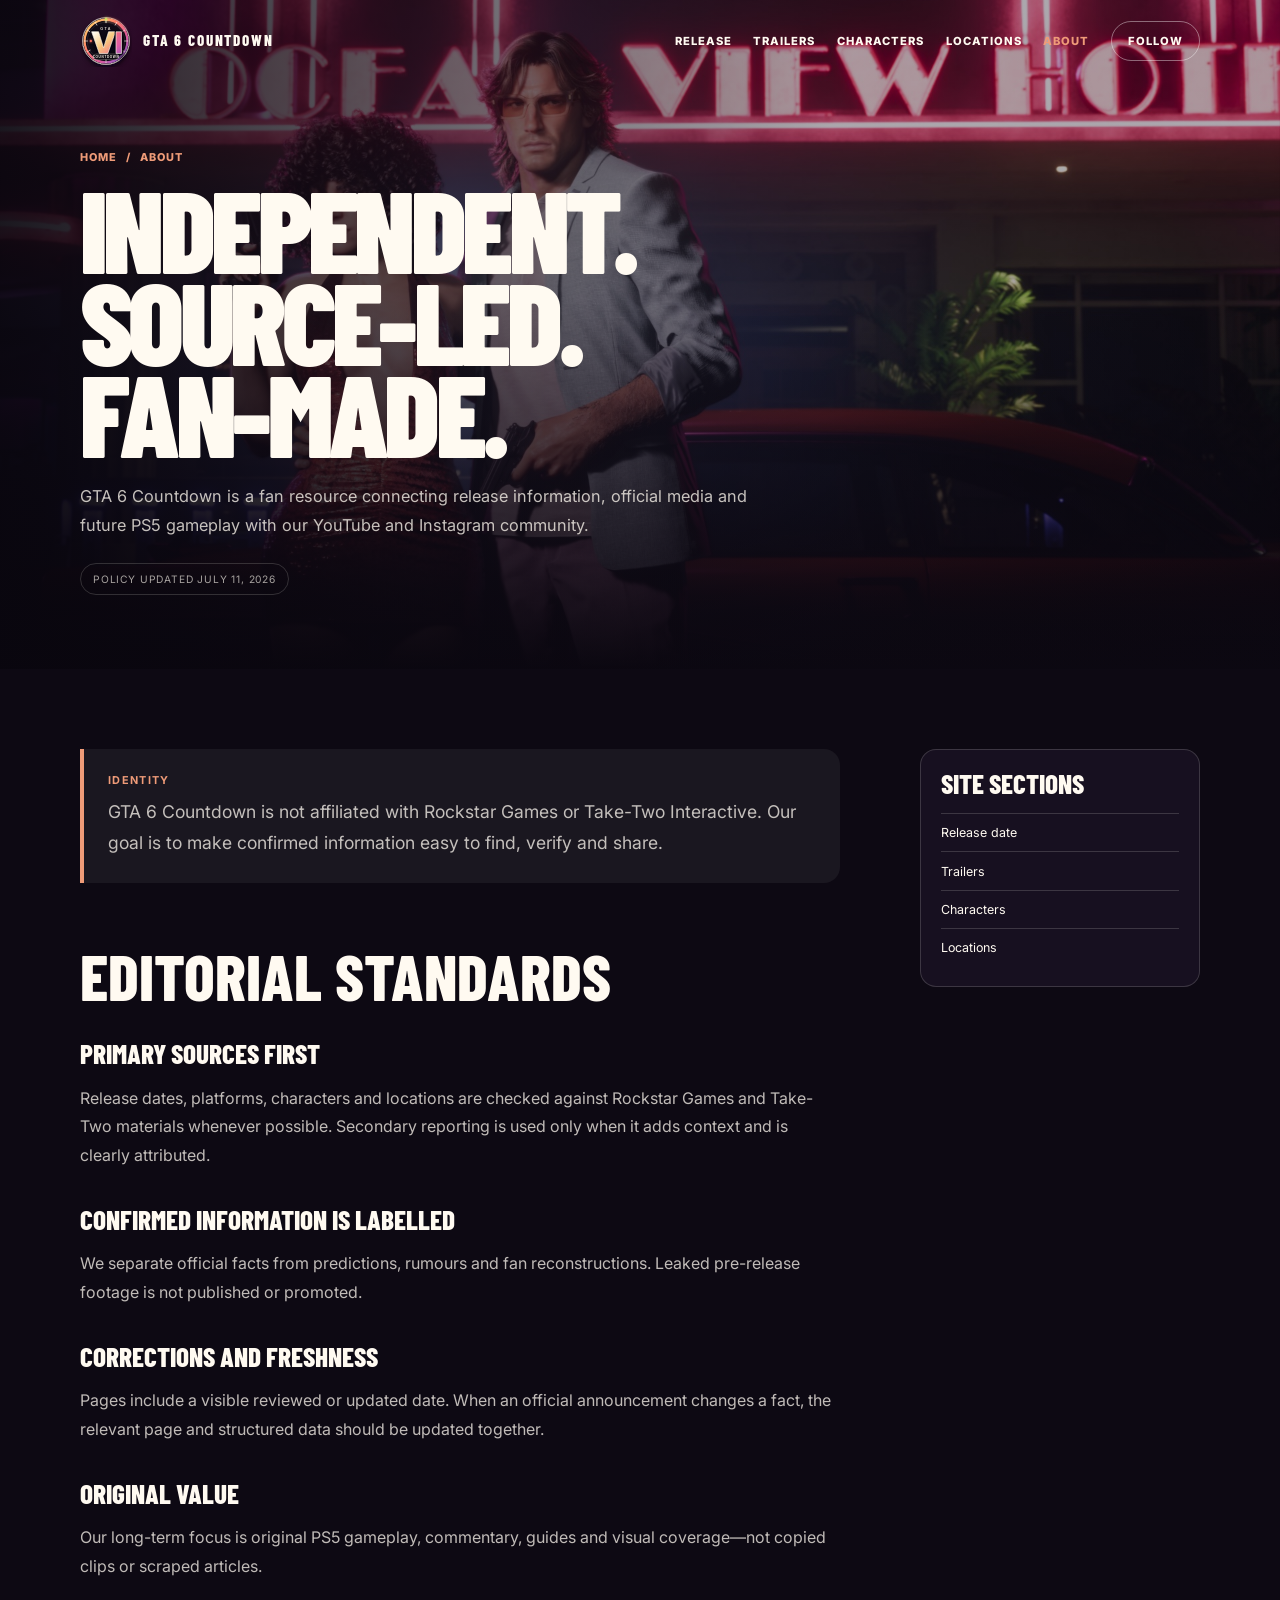
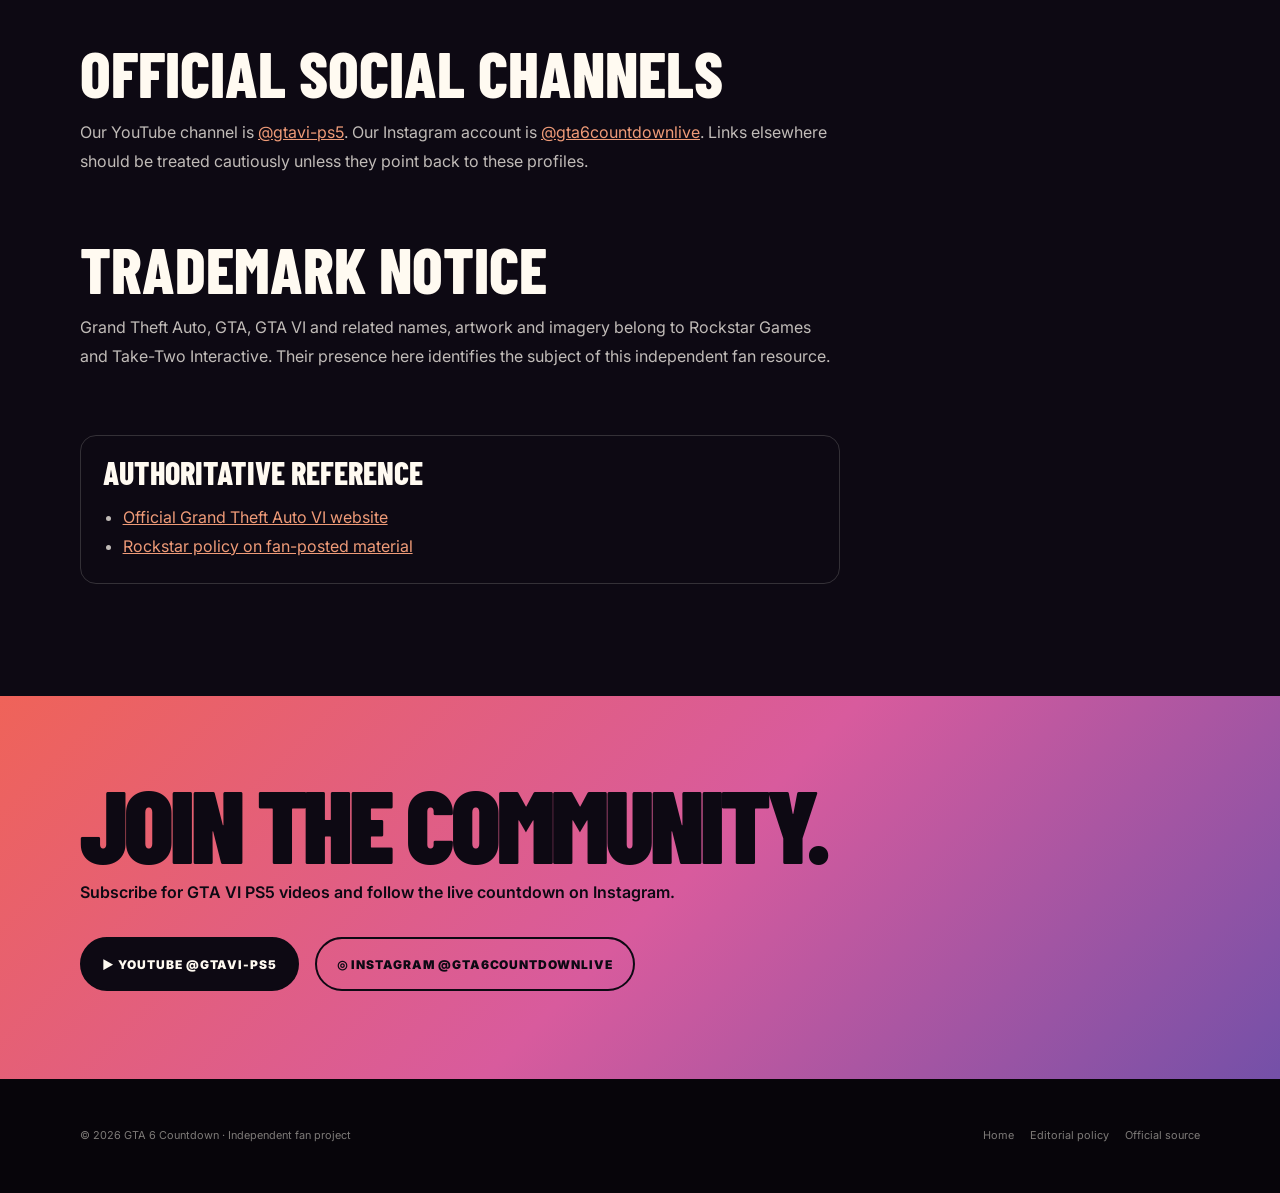
<file: about.html>
<!doctype html><html lang="en"><head>
<meta charset="utf-8"><meta name="viewport" content="width=device-width,initial-scale=1"><title>About GTA 6 Countdown | Editorial and Source Policy</title><meta name="description" content="Learn how GTA 6 Countdown verifies release information, labels rumours, cites primary sources and connects with GTA VI PS5 on YouTube and Instagram."><meta name="robots" content="index,follow,max-image-preview:large"><meta name="theme-color" content="#0d0913"><link rel="canonical" href="https://mnakrani245.github.io/gta-vi/about.html"><link rel="icon" href="images/gta6-countdown-icon.svg" type="image/svg+xml"><link rel="stylesheet" href="pages.css">
<link rel="preconnect" href="https://fonts.googleapis.com"><link rel="preconnect" href="https://fonts.gstatic.com" crossorigin><link href="https://fonts.googleapis.com/css2?family=Barlow+Condensed:wght@500;700;800;900&amp;family=Inter:wght@400;500;600;700;800&amp;display=swap" rel="stylesheet"><meta property="og:type" content="profile"><meta property="og:site_name" content="GTA 6 Countdown"><meta property="og:title" content="About GTA 6 Countdown"><meta property="og:description" content="Our independent fan-site identity, editorial standards and social channels."><meta property="og:url" content="https://mnakrani245.github.io/gta-vi/about.html"><meta property="og:image" content="https://mnakrani245.github.io/gta-vi/images/og-gta6-countdown.jpg"><meta name="twitter:card" content="summary_large_image">
<script type="application/ld+json">{"@context":"https://schema.org","@graph":[{"@type":"ProfilePage","@id":"https://mnakrani245.github.io/gta-vi/about.html#webpage","url":"https://mnakrani245.github.io/gta-vi/about.html","name":"About GTA 6 Countdown","dateModified":"2026-07-11","mainEntity":{"@id":"https://mnakrani245.github.io/gta-vi/#publisher"}},{"@type":"Organization","@id":"https://mnakrani245.github.io/gta-vi/#publisher","name":"GTA 6 Countdown","alternateName":"GTA VI PS5","url":"https://mnakrani245.github.io/gta-vi/","logo":{"@type":"ImageObject","url":"https://mnakrani245.github.io/gta-vi/images/gta6-countdown-icon.svg"},"sameAs":["https://www.youtube.com/@gtavi-ps5","https://www.instagram.com/gta6countdownlive/"]},{"@type":"BreadcrumbList","itemListElement":[{"@type":"ListItem","position":1,"name":"Home","item":"https://mnakrani245.github.io/gta-vi/"},{"@type":"ListItem","position":2,"name":"About","item":"https://mnakrani245.github.io/gta-vi/about.html"}]}]}</script>
</head><body><a class="skip" href="#content">Skip to content</a><header class="header"><nav class="nav" aria-label="Primary"><a class="brand" href="index.html"><img src="images/gta6-countdown-icon.svg" width="96" height="96" alt=""><span>GTA 6 Countdown</span></a><div class="links" data-links><a href="release-date.html">Release</a><a href="trailers.html">Trailers</a><a href="characters.html">Characters</a><a href="locations.html">Locations</a><a aria-current="page" href="about.html">About</a><a class="follow-link" href="#follow">Follow</a></div><button class="menu" data-menu aria-label="Toggle menu" aria-expanded="false">☰</button></nav></header>
<main id="content"><section class="article-hero" style="--hero:url('images/hero-vintage-vice-city.jpg')"><div class="hero-inner"><nav class="crumbs" aria-label="Breadcrumb"><a href="index.html">Home</a><span>/</span><span>About</span></nav><h1>Independent. Source-led. Fan-made.</h1><p class="dek">GTA 6 Countdown is a fan resource connecting release information, official media and future PS5 gameplay with our YouTube and Instagram community.</p><span class="updated">Policy updated July 11, 2026</span></div></section>
<div class="main"><div class="layout"><article class="article"><div class="answer"><strong>Identity</strong><p>GTA 6 Countdown is not affiliated with Rockstar Games or Take-Two Interactive. Our goal is to make confirmed information easy to find, verify and share.</p></div>
<h2>Editorial standards</h2><h3>Primary sources first</h3><p>Release dates, platforms, characters and locations are checked against Rockstar Games and Take-Two materials whenever possible. Secondary reporting is used only when it adds context and is clearly attributed.</p><h3>Confirmed information is labelled</h3><p>We separate official facts from predictions, rumours and fan reconstructions. Leaked pre-release footage is not published or promoted.</p><h3>Corrections and freshness</h3><p>Pages include a visible reviewed or updated date. When an official announcement changes a fact, the relevant page and structured data should be updated together.</p><h3>Original value</h3><p>Our long-term focus is original PS5 gameplay, commentary, guides and visual coverage—not copied clips or scraped articles.</p>
<h2>Official social channels</h2><p>Our YouTube channel is <a href="https://www.youtube.com/@gtavi-ps5" rel="me">@gtavi-ps5</a>. Our Instagram account is <a href="https://www.instagram.com/gta6countdownlive/" rel="me">@gta6countdownlive</a>. Links elsewhere should be treated cautiously unless they point back to these profiles.</p>
<h2>Trademark notice</h2><p>Grand Theft Auto, GTA, GTA VI and related names, artwork and imagery belong to Rockstar Games and Take-Two Interactive. Their presence here identifies the subject of this independent fan resource.</p>
<div class="source-box"><h2>Authoritative reference</h2><ul><li><a href="https://www.rockstargames.com/VI">Official Grand Theft Auto VI website</a></li><li><a href="https://support.rockstargames.com/articles/7bNaeoMFTV0iUDGhStTXvz/policy-on-posting-copyrighted-rockstar-games-material">Rockstar policy on fan-posted material</a></li></ul></div></article><aside class="sidebar"><div class="side-card"><h2>Site sections</h2><a href="release-date.html">Release date</a><a href="trailers.html">Trailers</a><a href="characters.html">Characters</a><a href="locations.html">Locations</a></div></aside></div></div></main>
<section class="social" id="follow"><div class="social-inner"><h2>Join the community.</h2><p>Subscribe for GTA VI PS5 videos and follow the live countdown on Instagram.</p><div class="social-links"><a class="social-button" href="https://www.youtube.com/@gtavi-ps5" target="_blank" rel="me noopener noreferrer">▶ YouTube @gtavi-ps5</a><a class="social-button alt" href="https://www.instagram.com/gta6countdownlive/" target="_blank" rel="me noopener noreferrer">◎ Instagram @gta6countdownlive</a></div></div></section><footer class="footer"><div class="footer-inner"><span>© <span data-year>2026</span> GTA 6 Countdown · Independent fan project</span><nav><a href="index.html">Home</a><a href="about.html">Editorial policy</a><a href="https://www.rockstargames.com/VI">Official source</a></nav></div></footer><script src="pages.js" defer></script></body></html>
</file>
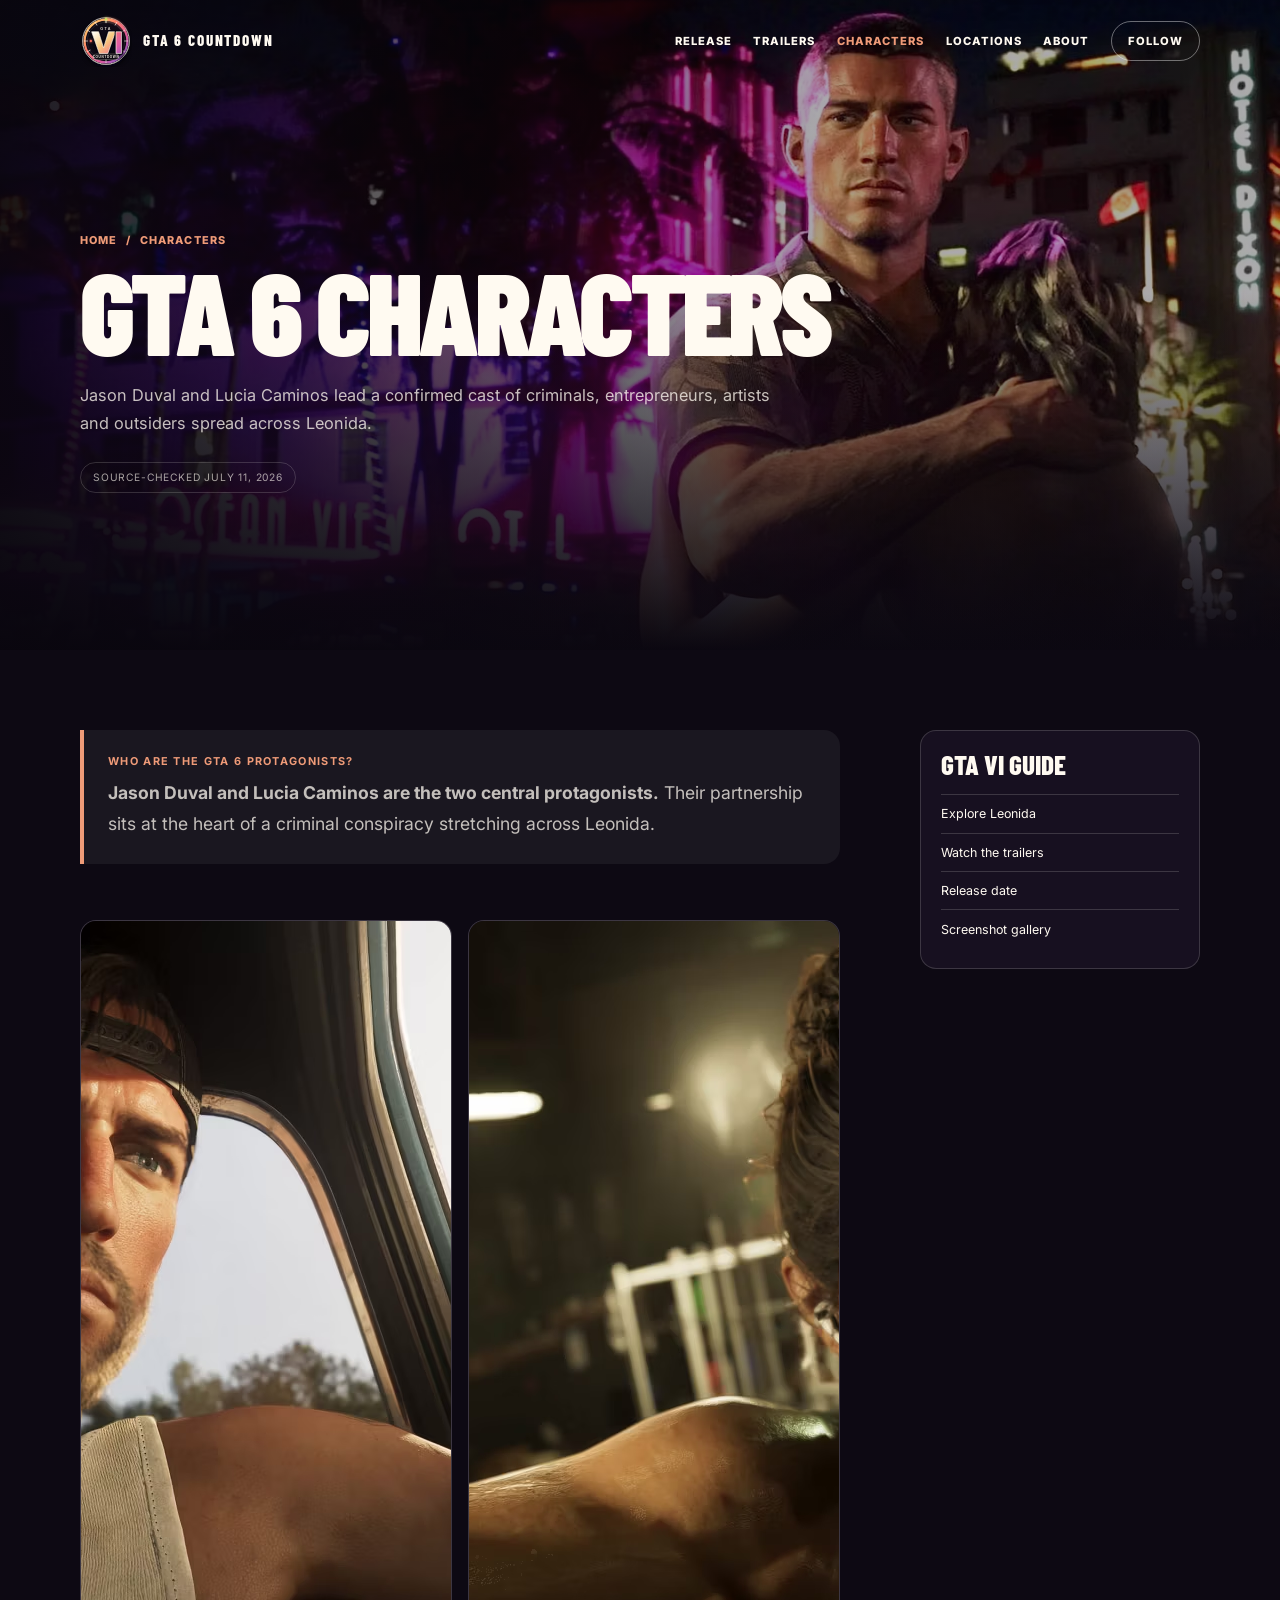
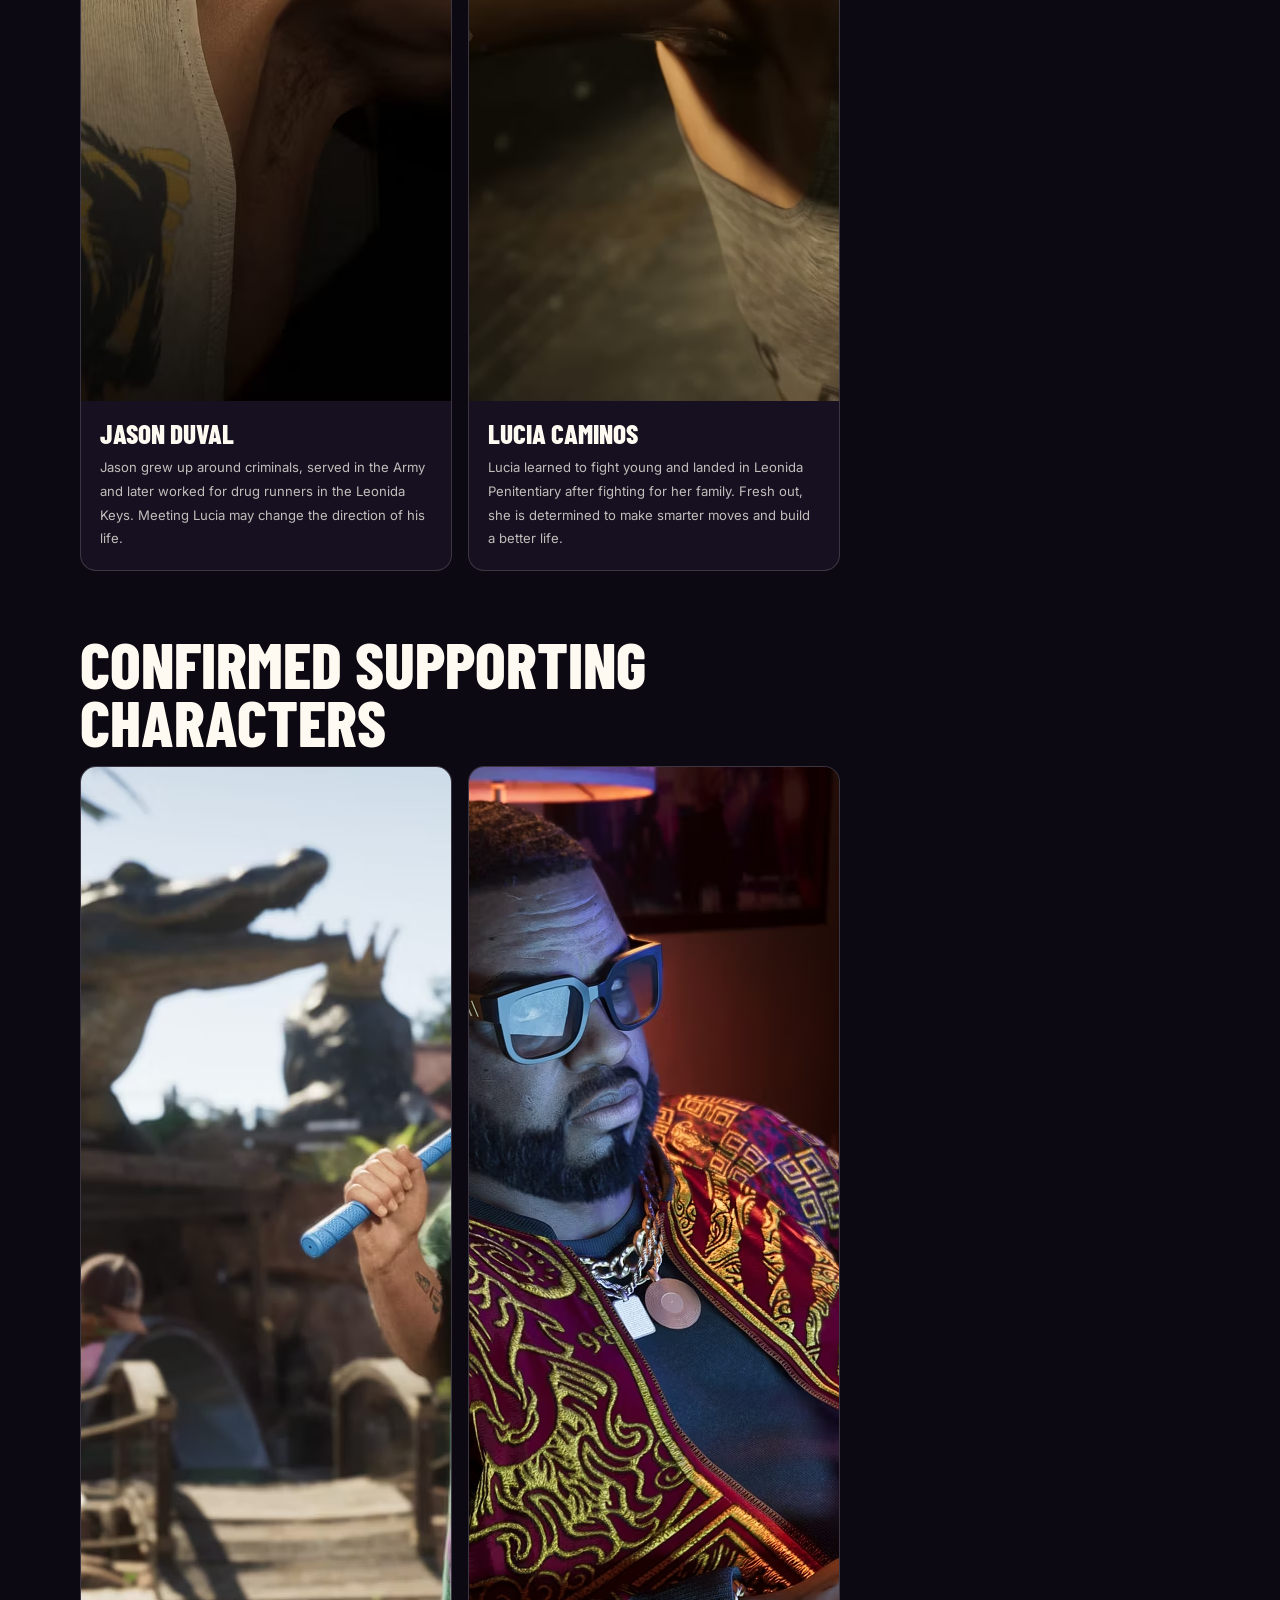
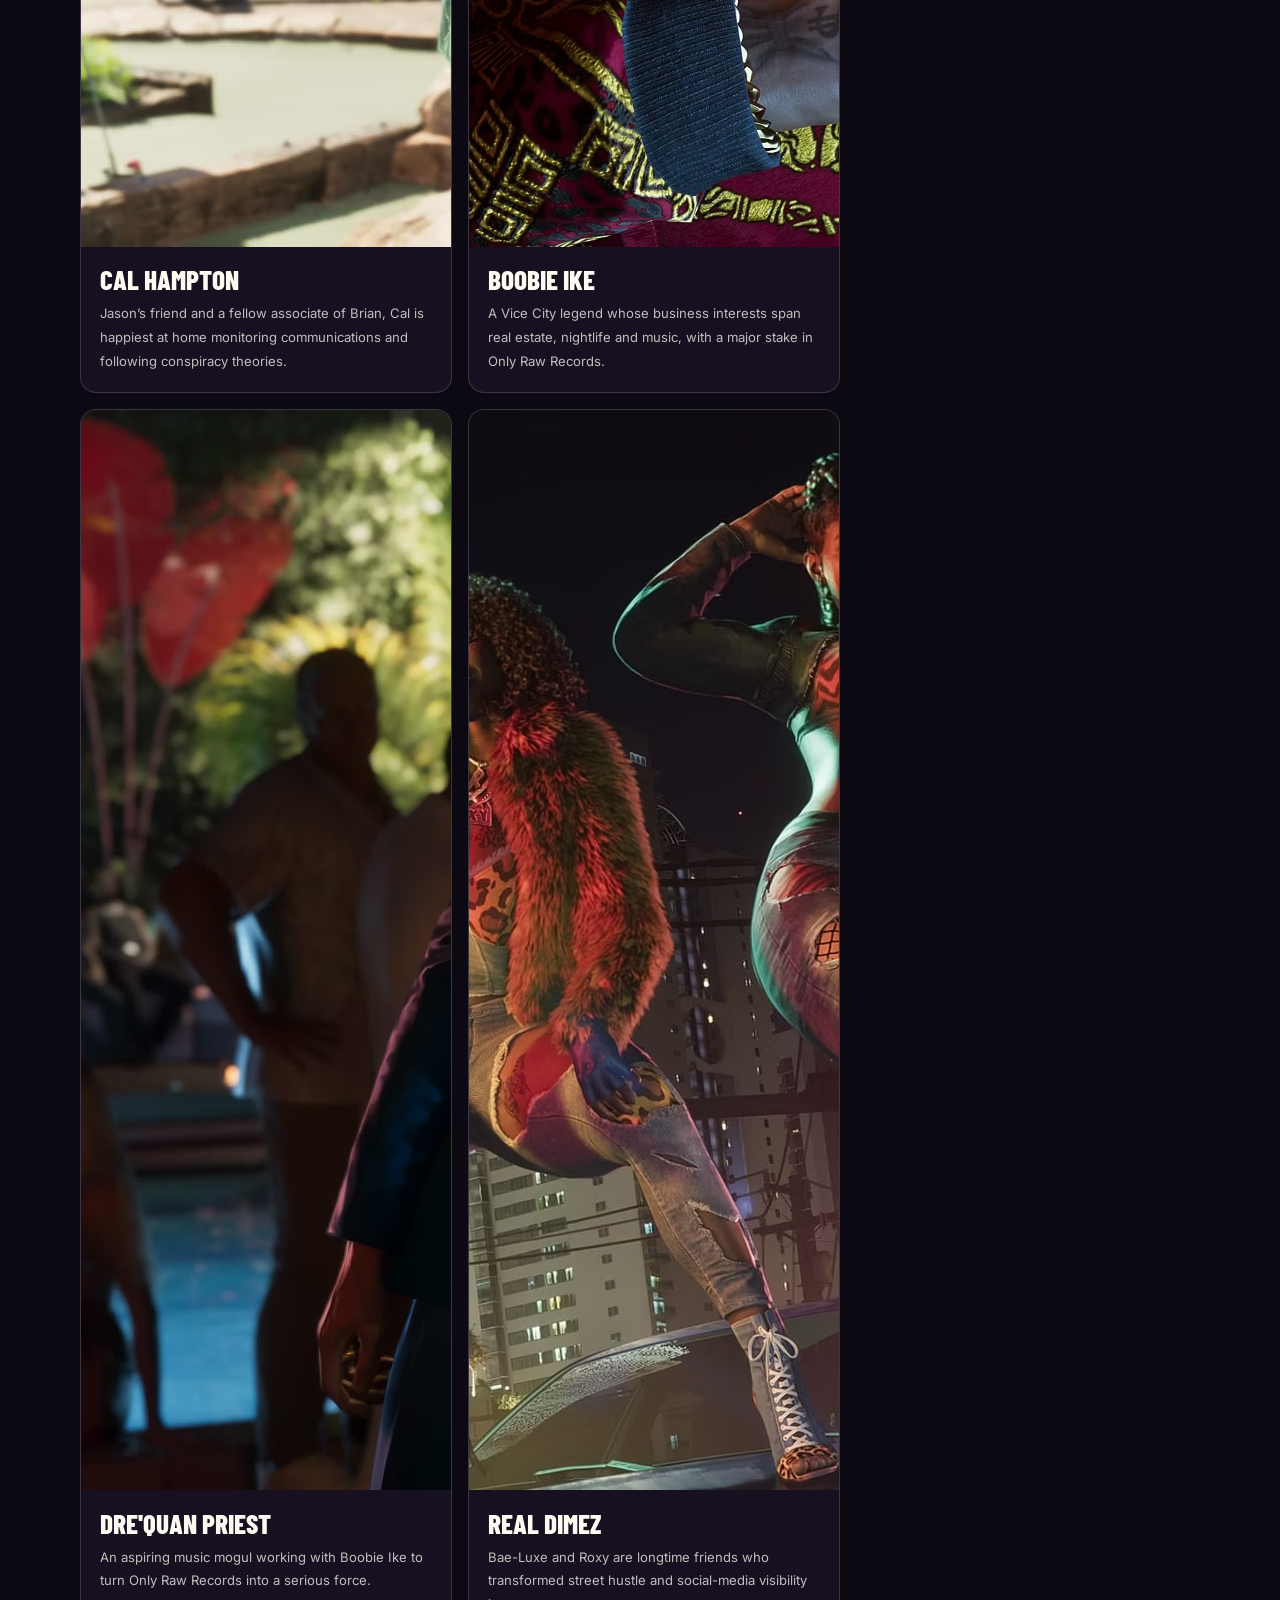
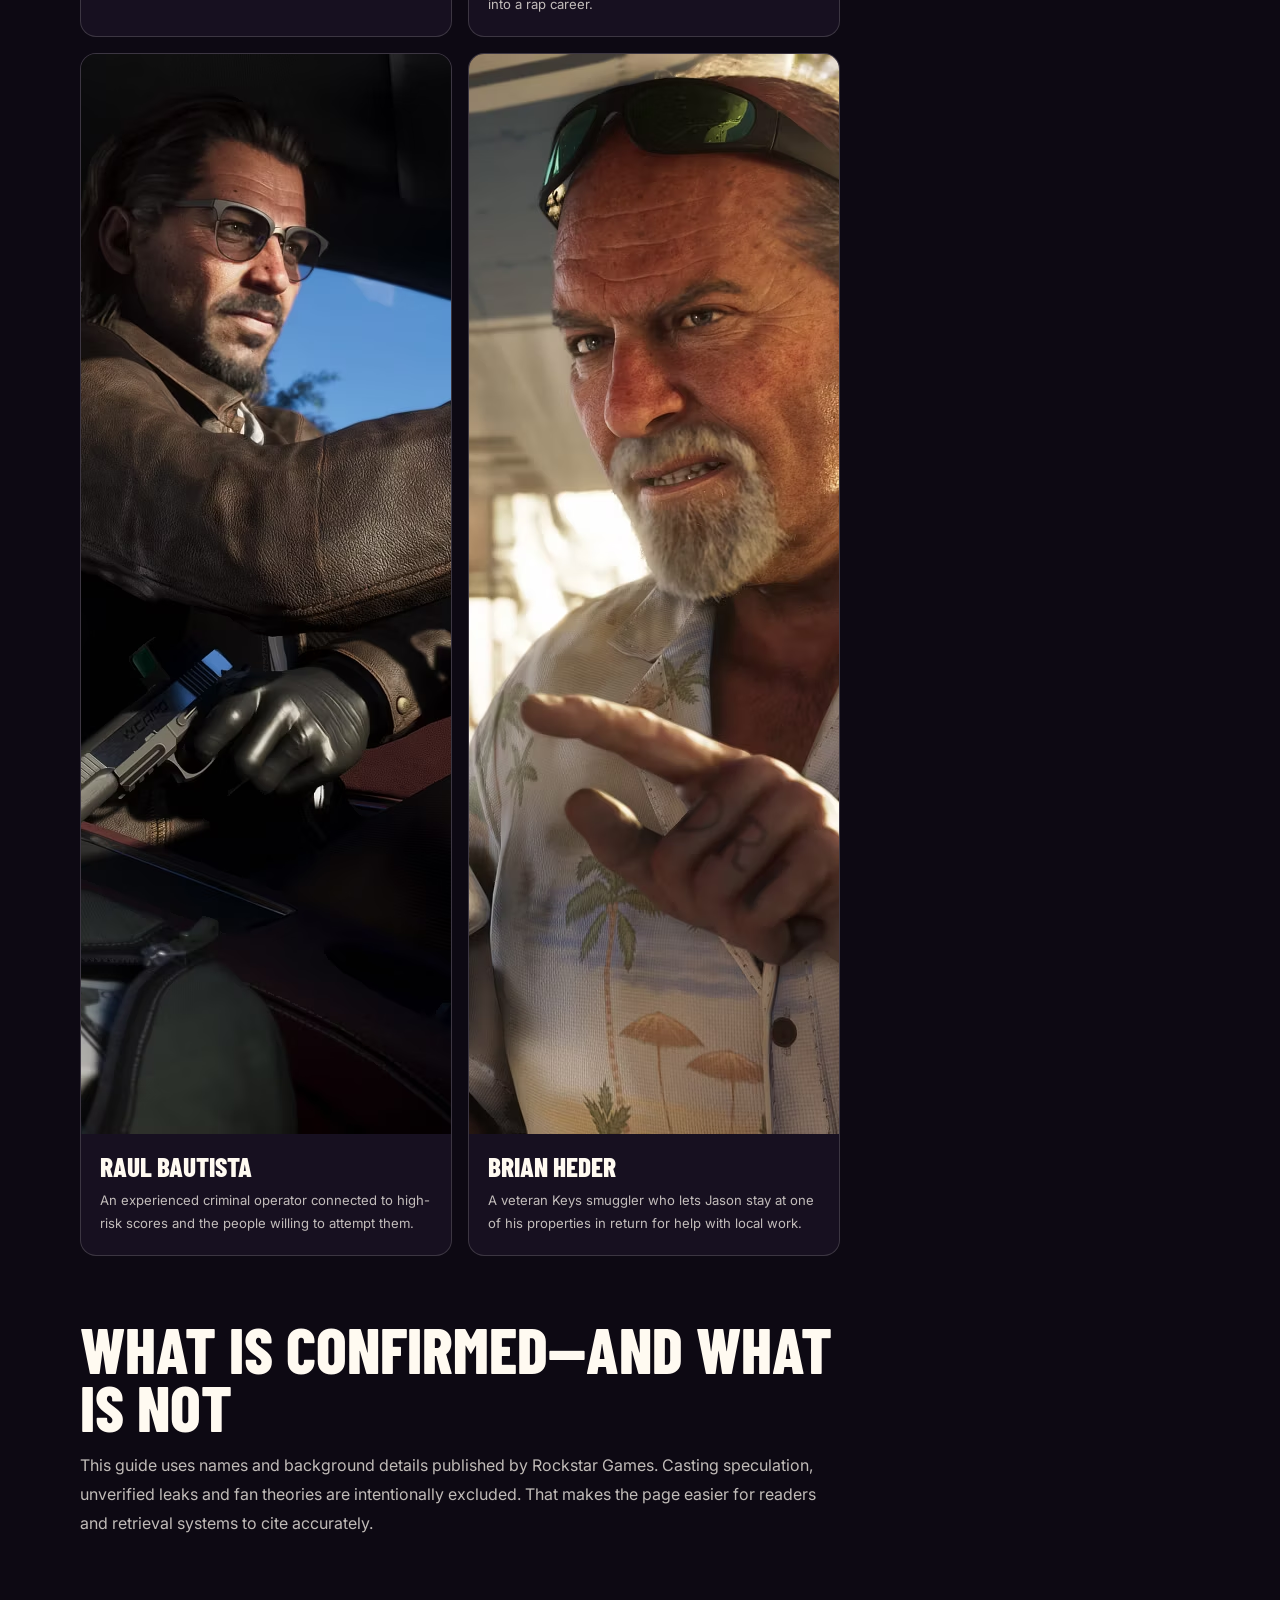
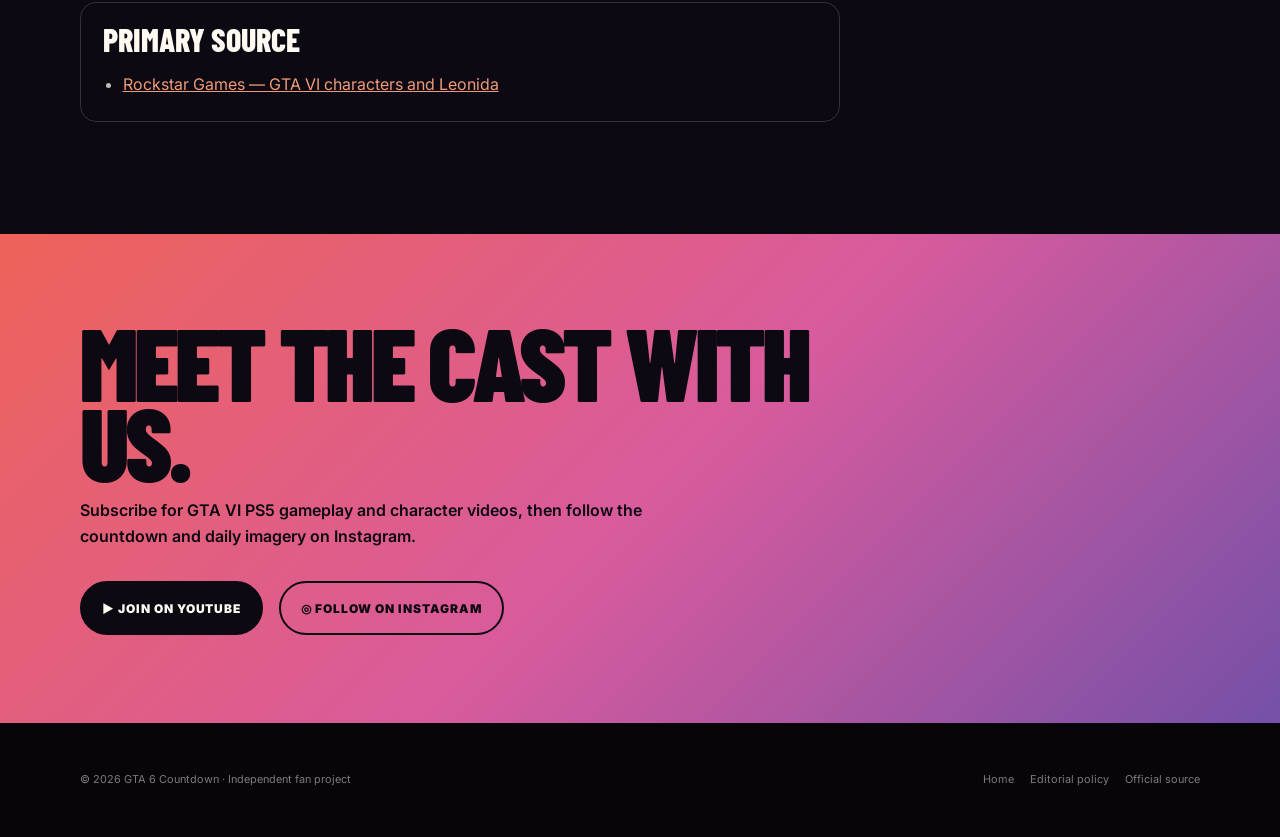
<file: characters.html>
<!doctype html><html lang="en"><head>
<meta charset="utf-8"><meta name="viewport" content="width=device-width,initial-scale=1"><title>GTA 6 Characters: Jason, Lucia and the Official Cast</title>
<meta name="description" content="Meet the confirmed GTA 6 characters: Jason Duval, Lucia Caminos, Cal Hampton, Boobie Ike, Dre'Quan, Real Dimez, Raul Bautista and Brian Heder."><meta name="robots" content="index,follow,max-image-preview:large,max-snippet:-1"><meta name="theme-color" content="#0d0913"><link rel="canonical" href="https://mnakrani245.github.io/gta-vi/characters.html"><link rel="icon" href="images/gta6-countdown-icon.svg" type="image/svg+xml"><link rel="stylesheet" href="pages.css">
<link rel="preconnect" href="https://fonts.googleapis.com"><link rel="preconnect" href="https://fonts.gstatic.com" crossorigin><link href="https://fonts.googleapis.com/css2?family=Barlow+Condensed:wght@500;700;800;900&amp;family=Inter:wght@400;500;600;700;800&amp;display=swap" rel="stylesheet"><meta property="og:type" content="article"><meta property="og:site_name" content="GTA 6 Countdown"><meta property="og:title" content="GTA 6 Characters: Jason, Lucia and More"><meta property="og:description" content="A source-backed guide to the confirmed cast of Grand Theft Auto VI."><meta property="og:url" content="https://mnakrani245.github.io/gta-vi/characters.html"><meta property="og:image" content="https://mnakrani245.github.io/gta-vi/images/9.avif"><meta name="twitter:card" content="summary_large_image">
<script type="application/ld+json">{"@context":"https://schema.org","@graph":[{"@type":"CollectionPage","@id":"https://mnakrani245.github.io/gta-vi/characters.html#webpage","url":"https://mnakrani245.github.io/gta-vi/characters.html","name":"GTA 6 Characters","dateModified":"2026-07-11","isPartOf":{"@id":"https://mnakrani245.github.io/gta-vi/#website"},"about":{"@type":"VideoGame","name":"Grand Theft Auto VI"},"mainEntity":{"@type":"ItemList","name":"Confirmed GTA 6 characters","itemListElement":[{"@type":"ListItem","position":1,"name":"Jason Duval"},{"@type":"ListItem","position":2,"name":"Lucia Caminos"},{"@type":"ListItem","position":3,"name":"Cal Hampton"},{"@type":"ListItem","position":4,"name":"Boobie Ike"},{"@type":"ListItem","position":5,"name":"Dre'Quan Priest"},{"@type":"ListItem","position":6,"name":"Real Dimez"},{"@type":"ListItem","position":7,"name":"Raul Bautista"},{"@type":"ListItem","position":8,"name":"Brian Heder"}]}},{"@type":"BreadcrumbList","itemListElement":[{"@type":"ListItem","position":1,"name":"Home","item":"https://mnakrani245.github.io/gta-vi/"},{"@type":"ListItem","position":2,"name":"GTA 6 Characters","item":"https://mnakrani245.github.io/gta-vi/characters.html"}]}]}</script>
</head><body><a class="skip" href="#content">Skip to content</a><header class="header"><nav class="nav" aria-label="Primary"><a class="brand" href="index.html"><img src="images/gta6-countdown-icon.svg" width="96" height="96" alt=""><span>GTA 6 Countdown</span></a><div class="links" data-links><a href="release-date.html">Release</a><a href="trailers.html">Trailers</a><a aria-current="page" href="characters.html">Characters</a><a href="locations.html">Locations</a><a href="about.html">About</a><a class="follow-link" href="#follow">Follow</a></div><button class="menu" data-menu aria-label="Toggle menu" aria-expanded="false">☰</button></nav></header>
<main id="content"><section class="article-hero" style="--hero:url('images/9.avif')"><div class="hero-inner"><nav class="crumbs" aria-label="Breadcrumb"><a href="index.html">Home</a><span>/</span><span>Characters</span></nav><h1>GTA 6 characters</h1><p class="dek">Jason Duval and Lucia Caminos lead a confirmed cast of criminals, entrepreneurs, artists and outsiders spread across Leonida.</p><span class="updated">Source-checked July 11, 2026</span></div></section>
<div class="main"><div class="layout"><article class="article"><div class="answer"><strong>Who are the GTA 6 protagonists?</strong><p><b>Jason Duval and Lucia Caminos are the two central protagonists.</b> Their partnership sits at the heart of a criminal conspiracy stretching across Leonida.</p></div>
<div class="card-grid"><section class="card"><img src="images/1.avif" width="1920" height="1080" loading="lazy" alt="Jason Duval sitting in a car"><div class="card-body"><h3>Jason Duval</h3><p>Jason grew up around criminals, served in the Army and later worked for drug runners in the Leonida Keys. Meeting Lucia may change the direction of his life.</p></div></section><section class="card"><img src="images/2.avif" width="1920" height="1080" loading="lazy" alt="Lucia Caminos training in a boxing gym"><div class="card-body"><h3>Lucia Caminos</h3><p>Lucia learned to fight young and landed in Leonida Penitentiary after fighting for her family. Fresh out, she is determined to make smarter moves and build a better life.</p></div></section></div>
<h2>Confirmed supporting characters</h2><div class="card-grid">
<section class="card"><img src="images/3.avif" width="1920" height="1080" loading="lazy" alt="Cal Hampton in Leonida"><div class="card-body"><h3>Cal Hampton</h3><p>Jason’s friend and a fellow associate of Brian, Cal is happiest at home monitoring communications and following conspiracy theories.</p></div></section>
<section class="card"><img src="images/4.avif" width="1920" height="1080" loading="lazy" alt="Boobie Ike in a Vice City office"><div class="card-body"><h3>Boobie Ike</h3><p>A Vice City legend whose business interests span real estate, nightlife and music, with a major stake in Only Raw Records.</p></div></section>
<section class="card"><img src="images/5.avif" width="1920" height="1080" loading="lazy" alt="Dre'Quan Priest by a Vice City pool"><div class="card-body"><h3>Dre'Quan Priest</h3><p>An aspiring music mogul working with Boobie Ike to turn Only Raw Records into a serious force.</p></div></section>
<section class="card"><img src="images/6.avif" width="1920" height="1080" loading="lazy" alt="Real Dimez performing in Vice City"><div class="card-body"><h3>Real Dimez</h3><p>Bae-Luxe and Roxy are longtime friends who transformed street hustle and social-media visibility into a rap career.</p></div></section>
<section class="card"><img src="images/7.avif" width="1920" height="1080" loading="lazy" alt="Raul Bautista driving in Vice City"><div class="card-body"><h3>Raul Bautista</h3><p>An experienced criminal operator connected to high-risk scores and the people willing to attempt them.</p></div></section>
<section class="card"><img src="images/8.avif" width="1920" height="1080" loading="lazy" alt="Brian Heder at a Leonida gas station"><div class="card-body"><h3>Brian Heder</h3><p>A veteran Keys smuggler who lets Jason stay at one of his properties in return for help with local work.</p></div></section></div>
<h2>What is confirmed—and what is not</h2><p>This guide uses names and background details published by Rockstar Games. Casting speculation, unverified leaks and fan theories are intentionally excluded. That makes the page easier for readers and retrieval systems to cite accurately.</p>
<div class="source-box"><h2>Primary source</h2><ul><li><a href="https://www.rockstargames.com/VI" rel="noopener noreferrer">Rockstar Games — GTA VI characters and Leonida</a></li></ul></div></article><aside class="sidebar"><div class="side-card"><h2>GTA VI guide</h2><a href="locations.html">Explore Leonida</a><a href="trailers.html">Watch the trailers</a><a href="release-date.html">Release date</a><a href="index.html#gallery">Screenshot gallery</a></div></aside></div></div></main>
<section class="social" id="follow"><div class="social-inner"><h2>Meet the cast with us.</h2><p>Subscribe for GTA VI PS5 gameplay and character videos, then follow the countdown and daily imagery on Instagram.</p><div class="social-links"><a class="social-button" href="https://www.youtube.com/@gtavi-ps5" target="_blank" rel="me noopener noreferrer">▶ Join on YouTube</a><a class="social-button alt" href="https://www.instagram.com/gta6countdownlive/" target="_blank" rel="me noopener noreferrer">◎ Follow on Instagram</a></div></div></section><footer class="footer"><div class="footer-inner"><span>© <span data-year>2026</span> GTA 6 Countdown · Independent fan project</span><nav><a href="index.html">Home</a><a href="about.html">Editorial policy</a><a href="https://www.rockstargames.com/VI">Official source</a></nav></div></footer><script src="pages.js" defer></script></body></html>
</file>
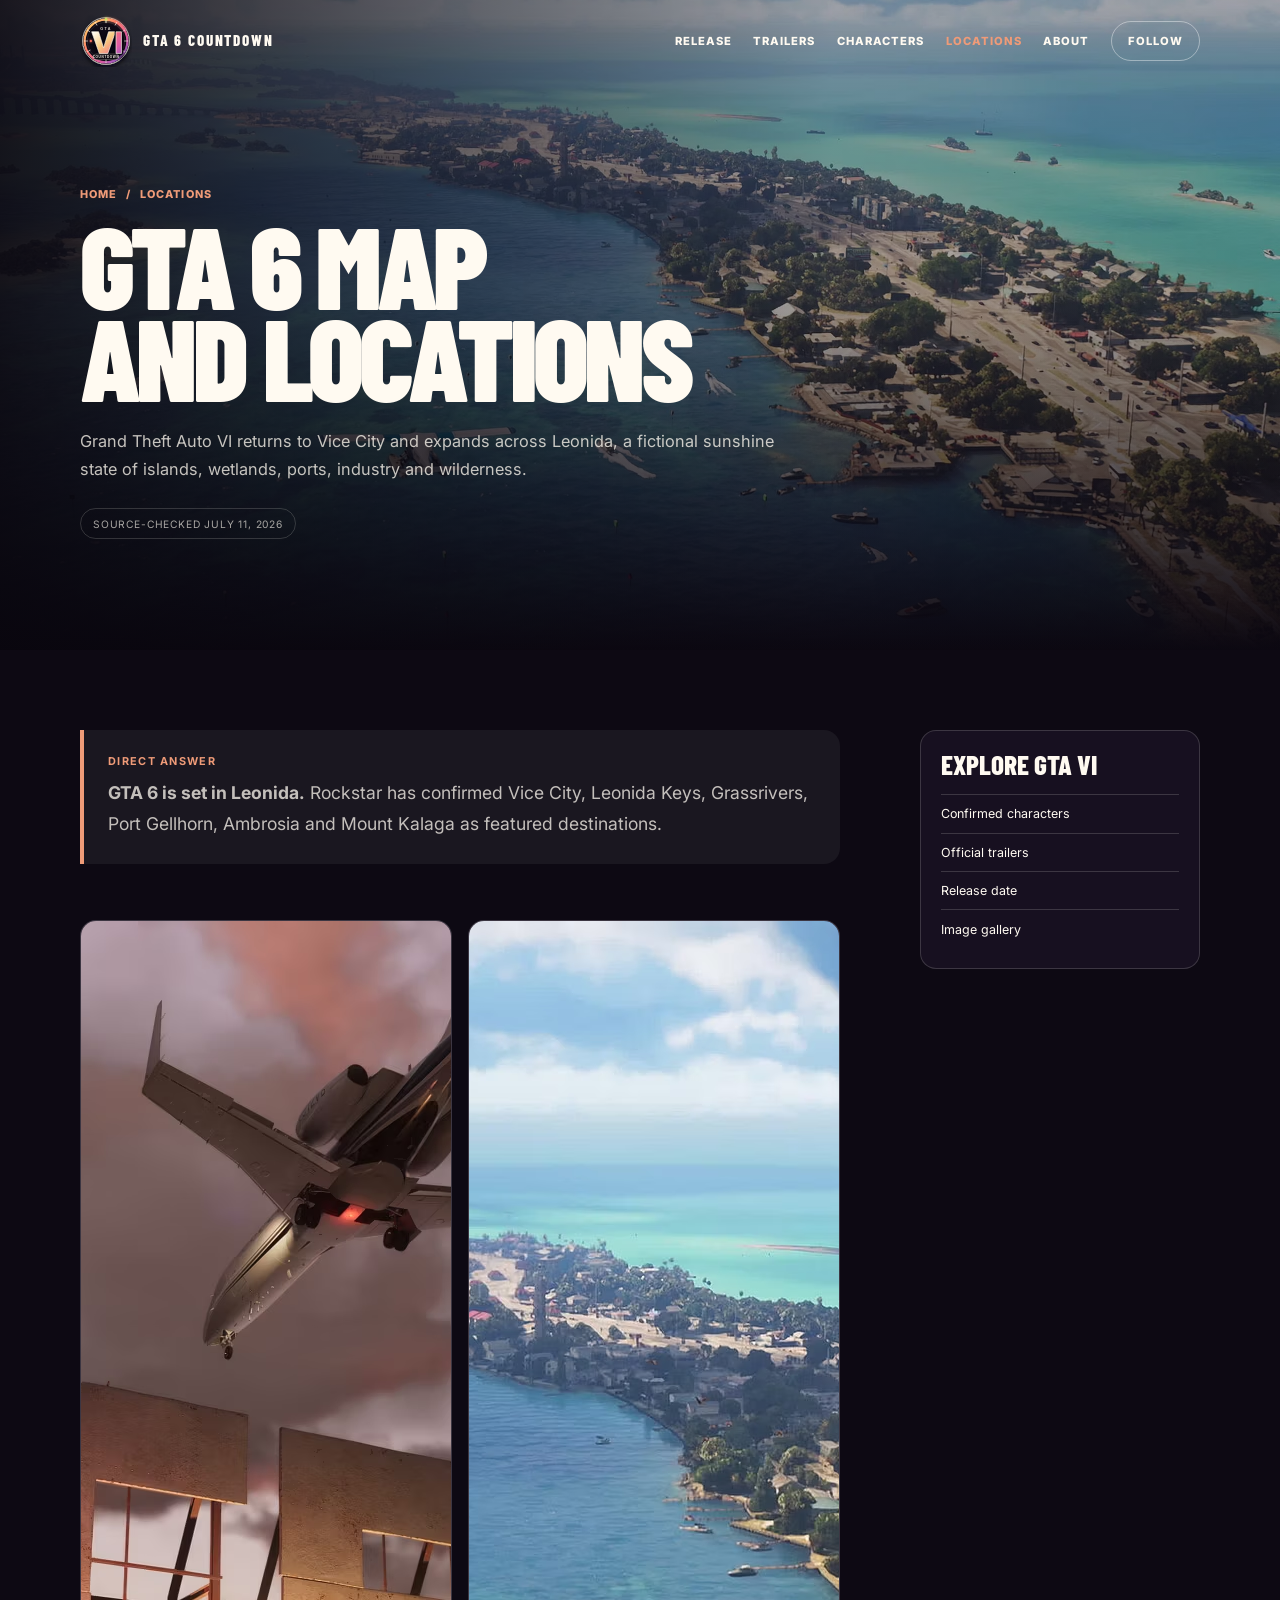
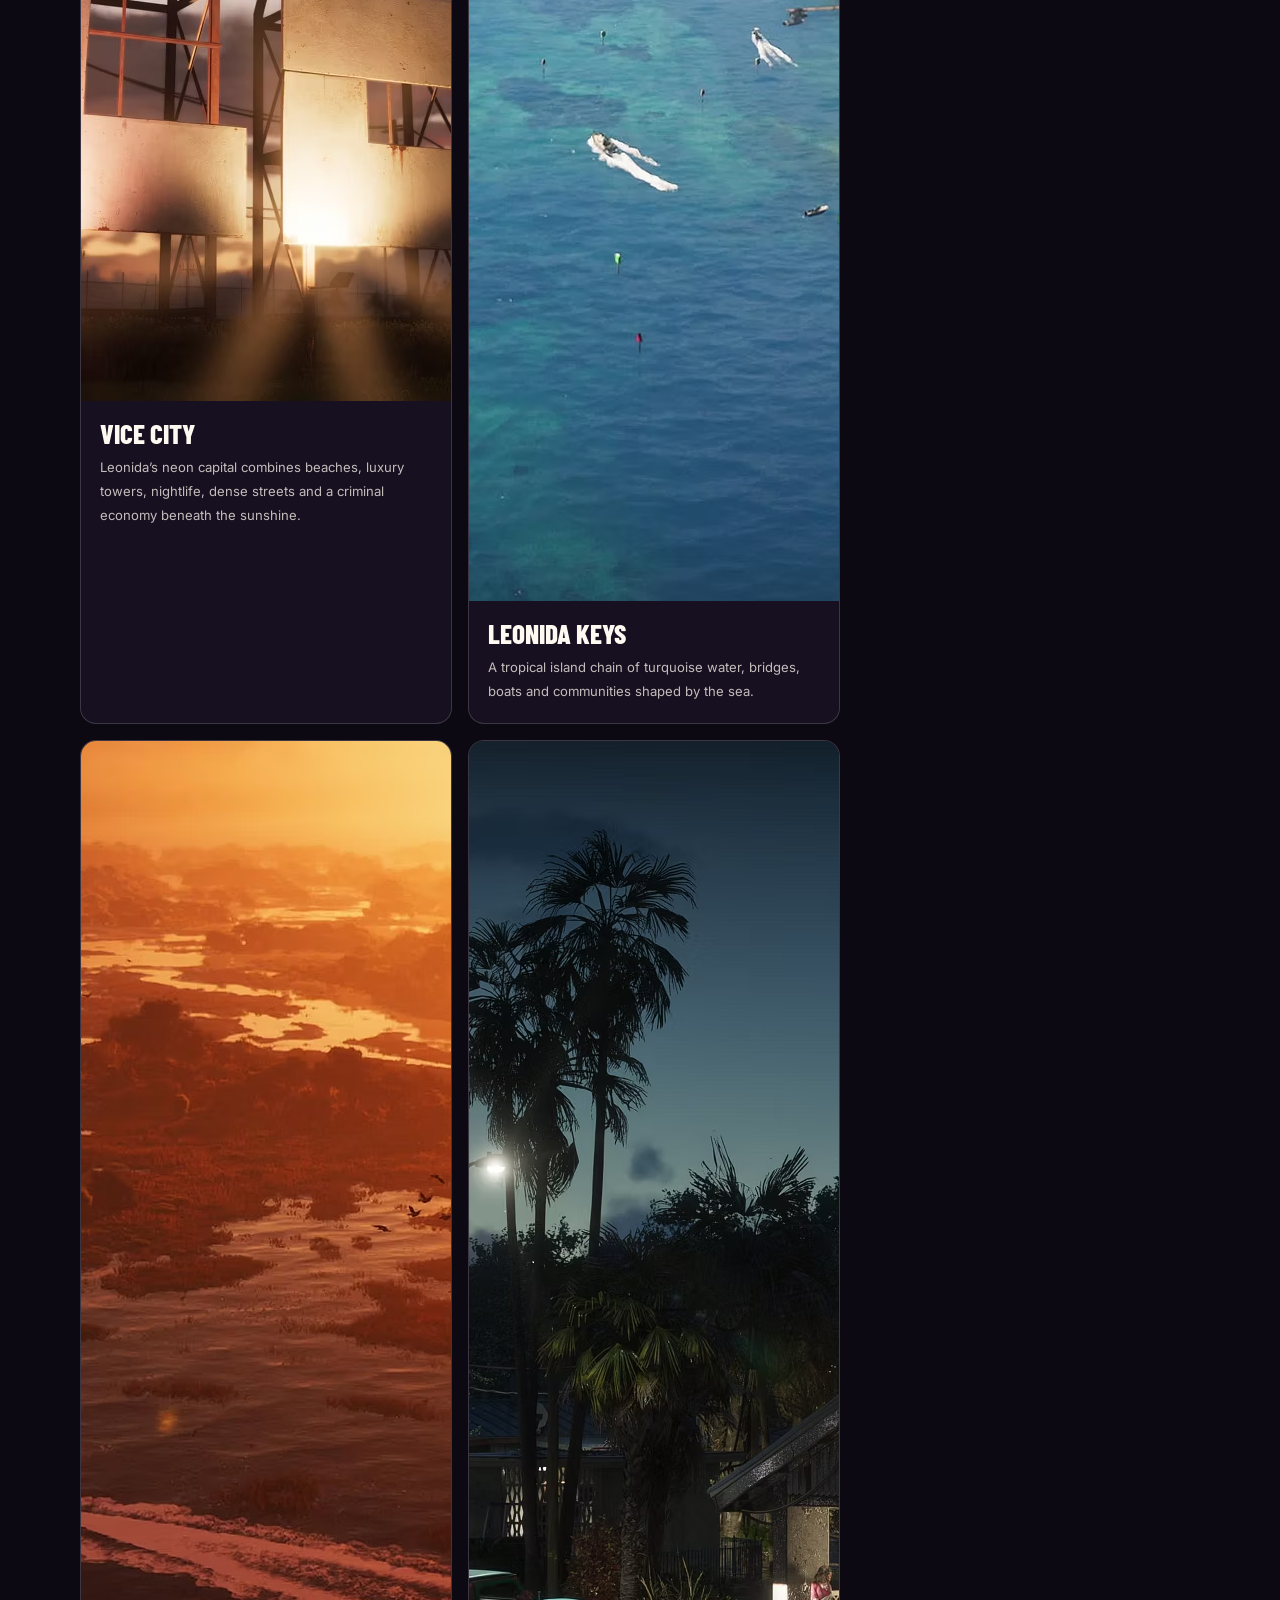
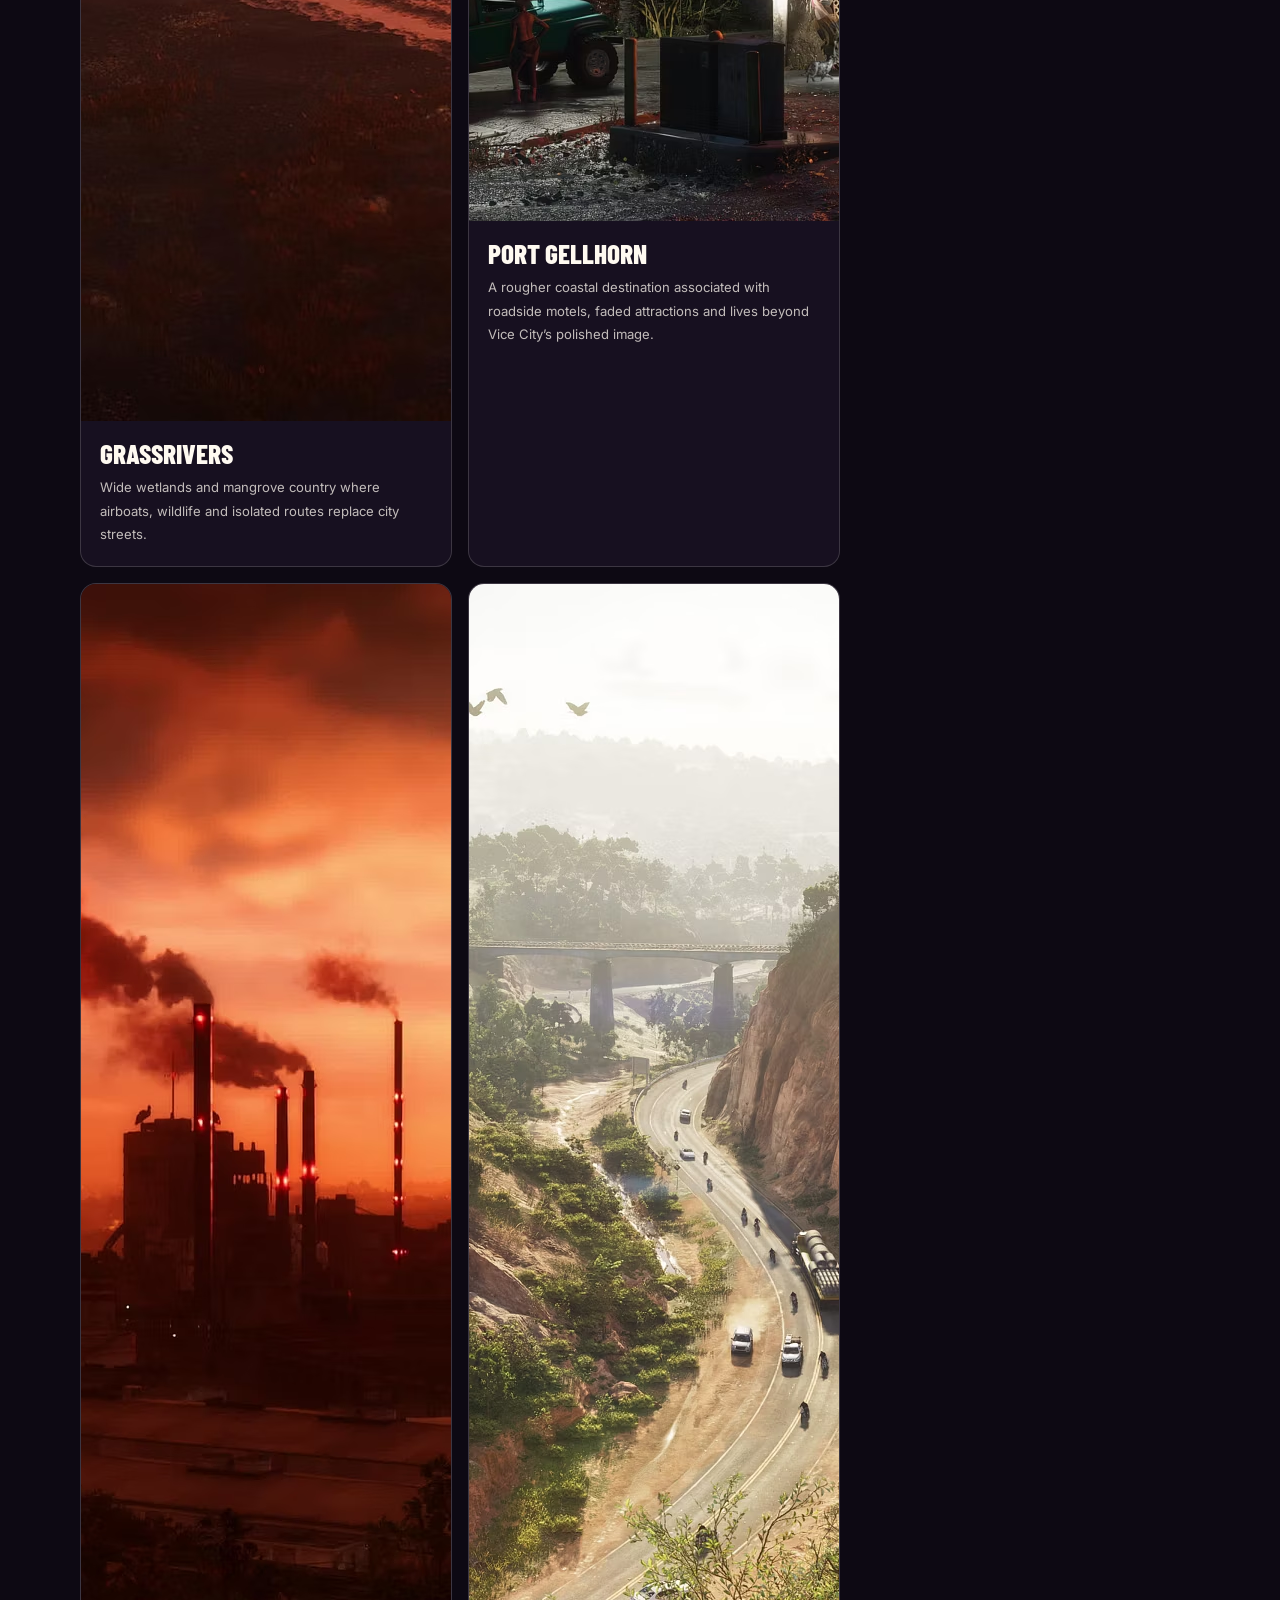
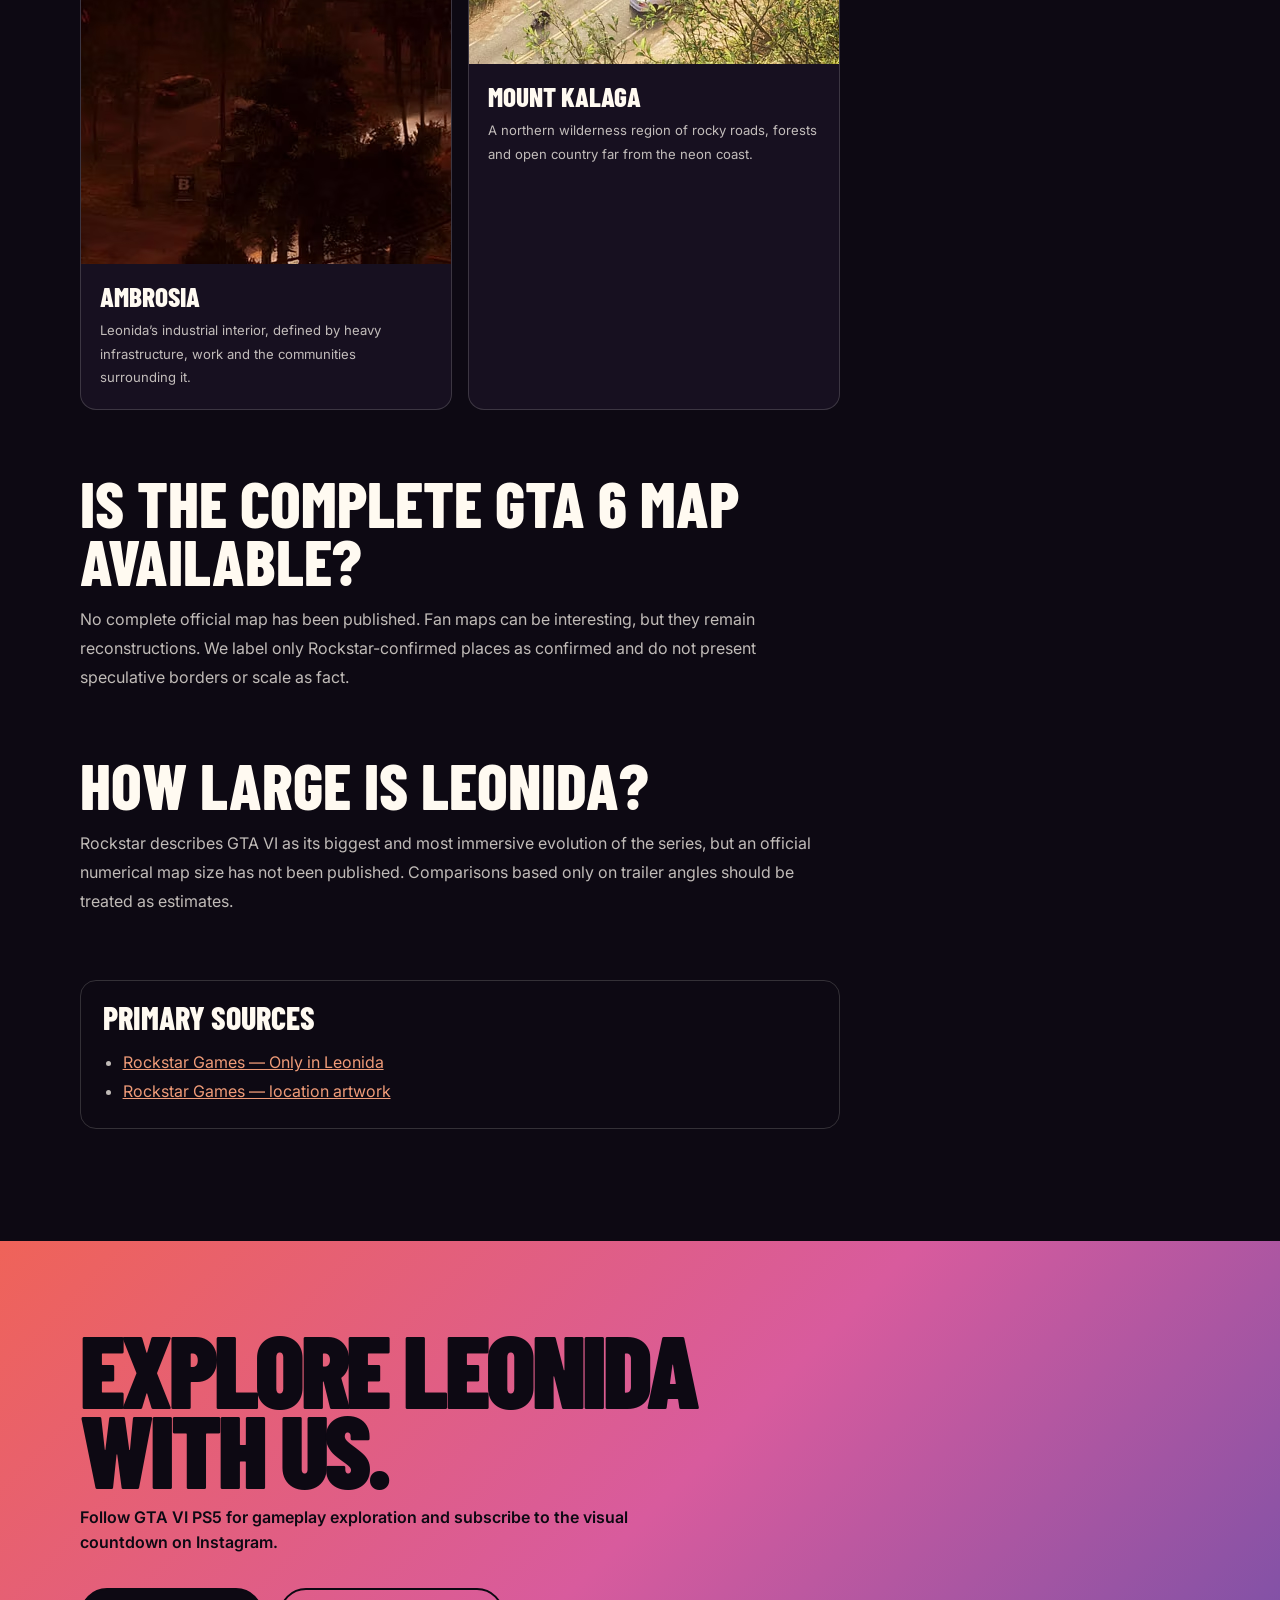
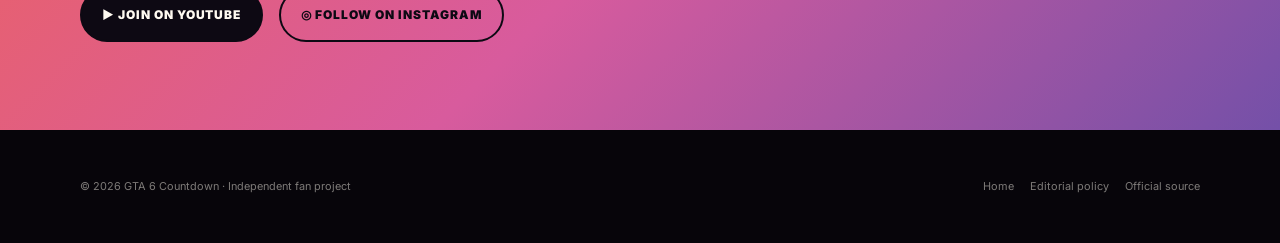
<file: locations.html>
<!doctype html><html lang="en"><head>
<meta charset="utf-8"><meta name="viewport" content="width=device-width,initial-scale=1"><title>GTA 6 Map and Locations: Vice City and Leonida</title><meta name="description" content="Explore the confirmed GTA 6 locations across Leonida: Vice City, Leonida Keys, Grassrivers, Port Gellhorn, Ambrosia and Mount Kalaga."><meta name="robots" content="index,follow,max-image-preview:large,max-snippet:-1"><meta name="theme-color" content="#0d0913"><link rel="canonical" href="https://mnakrani245.github.io/gta-vi/locations.html"><link rel="icon" href="images/gta6-countdown-icon.svg" type="image/svg+xml"><link rel="stylesheet" href="pages.css">
<link rel="preconnect" href="https://fonts.googleapis.com"><link rel="preconnect" href="https://fonts.gstatic.com" crossorigin><link href="https://fonts.googleapis.com/css2?family=Barlow+Condensed:wght@500;700;800;900&amp;family=Inter:wght@400;500;600;700;800&amp;display=swap" rel="stylesheet"><meta property="og:type" content="article"><meta property="og:site_name" content="GTA 6 Countdown"><meta property="og:title" content="GTA 6 Map and Confirmed Leonida Locations"><meta property="og:description" content="A visual guide to Vice City and the confirmed regions of Leonida."><meta property="og:url" content="https://mnakrani245.github.io/gta-vi/locations.html"><meta property="og:image" content="https://mnakrani245.github.io/gta-vi/images/11.avif"><meta name="twitter:card" content="summary_large_image">
<script type="application/ld+json">{"@context":"https://schema.org","@graph":[{"@type":"CollectionPage","@id":"https://mnakrani245.github.io/gta-vi/locations.html#webpage","url":"https://mnakrani245.github.io/gta-vi/locations.html","name":"GTA 6 Map and Locations","dateModified":"2026-07-11","isPartOf":{"@id":"https://mnakrani245.github.io/gta-vi/#website"},"about":{"@type":"VideoGame","name":"Grand Theft Auto VI"},"mainEntity":{"@type":"ItemList","name":"Confirmed GTA 6 locations","itemListElement":[{"@type":"ListItem","position":1,"name":"Vice City"},{"@type":"ListItem","position":2,"name":"Leonida Keys"},{"@type":"ListItem","position":3,"name":"Grassrivers"},{"@type":"ListItem","position":4,"name":"Port Gellhorn"},{"@type":"ListItem","position":5,"name":"Ambrosia"},{"@type":"ListItem","position":6,"name":"Mount Kalaga"}]}},{"@type":"BreadcrumbList","itemListElement":[{"@type":"ListItem","position":1,"name":"Home","item":"https://mnakrani245.github.io/gta-vi/"},{"@type":"ListItem","position":2,"name":"GTA 6 Locations","item":"https://mnakrani245.github.io/gta-vi/locations.html"}]}]}</script>
</head><body><a class="skip" href="#content">Skip to content</a><header class="header"><nav class="nav" aria-label="Primary"><a class="brand" href="index.html"><img src="images/gta6-countdown-icon.svg" width="96" height="96" alt=""><span>GTA 6 Countdown</span></a><div class="links" data-links><a href="release-date.html">Release</a><a href="trailers.html">Trailers</a><a href="characters.html">Characters</a><a aria-current="page" href="locations.html">Locations</a><a href="about.html">About</a><a class="follow-link" href="#follow">Follow</a></div><button class="menu" data-menu aria-label="Toggle menu" aria-expanded="false">☰</button></nav></header>
<main id="content"><section class="article-hero" style="--hero:url('images/11.avif')"><div class="hero-inner"><nav class="crumbs" aria-label="Breadcrumb"><a href="index.html">Home</a><span>/</span><span>Locations</span></nav><h1>GTA 6 map and locations</h1><p class="dek">Grand Theft Auto VI returns to Vice City and expands across Leonida, a fictional sunshine state of islands, wetlands, ports, industry and wilderness.</p><span class="updated">Source-checked July 11, 2026</span></div></section>
<div class="main"><div class="layout"><article class="article"><div class="answer"><strong>Direct answer</strong><p><b>GTA 6 is set in Leonida.</b> Rockstar has confirmed Vice City, Leonida Keys, Grassrivers, Port Gellhorn, Ambrosia and Mount Kalaga as featured destinations.</p></div>
<div class="card-grid"><section class="card"><img src="images/10.avif" width="1920" height="1080" loading="lazy" alt="Vice City sign beneath a jet at sunset"><div class="card-body"><h3>Vice City</h3><p>Leonida’s neon capital combines beaches, luxury towers, nightlife, dense streets and a criminal economy beneath the sunshine.</p></div></section><section class="card"><img src="images/11.avif" width="1920" height="1280" loading="lazy" alt="Aerial view of the Leonida Keys"><div class="card-body"><h3>Leonida Keys</h3><p>A tropical island chain of turquoise water, bridges, boats and communities shaped by the sea.</p></div></section><section class="card"><img src="images/12.avif" width="1920" height="1280" loading="lazy" alt="Airboat crossing the Grassrivers wetlands at sunset"><div class="card-body"><h3>Grassrivers</h3><p>Wide wetlands and mangrove country where airboats, wildlife and isolated routes replace city streets.</p></div></section><section class="card"><img src="images/13.avif" width="1920" height="1080" loading="lazy" alt="A roadside motel at night in Leonida"><div class="card-body"><h3>Port Gellhorn</h3><p>A rougher coastal destination associated with roadside motels, faded attractions and lives beyond Vice City’s polished image.</p></div></section><section class="card"><img src="images/14.avif" width="1920" height="1280" loading="lazy" alt="Industrial Ambrosia under an orange sky"><div class="card-body"><h3>Ambrosia</h3><p>Leonida’s industrial interior, defined by heavy infrastructure, work and the communities surrounding it.</p></div></section><section class="card"><img src="images/15.avif" width="1920" height="1080" loading="lazy" alt="Road winding through Mount Kalaga"><div class="card-body"><h3>Mount Kalaga</h3><p>A northern wilderness region of rocky roads, forests and open country far from the neon coast.</p></div></section></div>
<h2>Is the complete GTA 6 map available?</h2><p>No complete official map has been published. Fan maps can be interesting, but they remain reconstructions. We label only Rockstar-confirmed places as confirmed and do not present speculative borders or scale as fact.</p><h2>How large is Leonida?</h2><p>Rockstar describes GTA VI as its biggest and most immersive evolution of the series, but an official numerical map size has not been published. Comparisons based only on trailer angles should be treated as estimates.</p>
<div class="source-box"><h2>Primary sources</h2><ul><li><a href="https://www.rockstargames.com/VI">Rockstar Games — Only in Leonida</a></li><li><a href="https://www.rockstargames.com/VI/media/artwork-wallpapers">Rockstar Games — location artwork</a></li></ul></div></article><aside class="sidebar"><div class="side-card"><h2>Explore GTA VI</h2><a href="characters.html">Confirmed characters</a><a href="trailers.html">Official trailers</a><a href="release-date.html">Release date</a><a href="index.html#gallery">Image gallery</a></div></aside></div></div></main>
<section class="social" id="follow"><div class="social-inner"><h2>Explore Leonida with us.</h2><p>Follow GTA VI PS5 for gameplay exploration and subscribe to the visual countdown on Instagram.</p><div class="social-links"><a class="social-button" href="https://www.youtube.com/@gtavi-ps5" target="_blank" rel="me noopener noreferrer">▶ Join on YouTube</a><a class="social-button alt" href="https://www.instagram.com/gta6countdownlive/" target="_blank" rel="me noopener noreferrer">◎ Follow on Instagram</a></div></div></section><footer class="footer"><div class="footer-inner"><span>© <span data-year>2026</span> GTA 6 Countdown · Independent fan project</span><nav><a href="index.html">Home</a><a href="about.html">Editorial policy</a><a href="https://www.rockstargames.com/VI">Official source</a></nav></div></footer><script src="pages.js" defer></script></body></html>
</file>
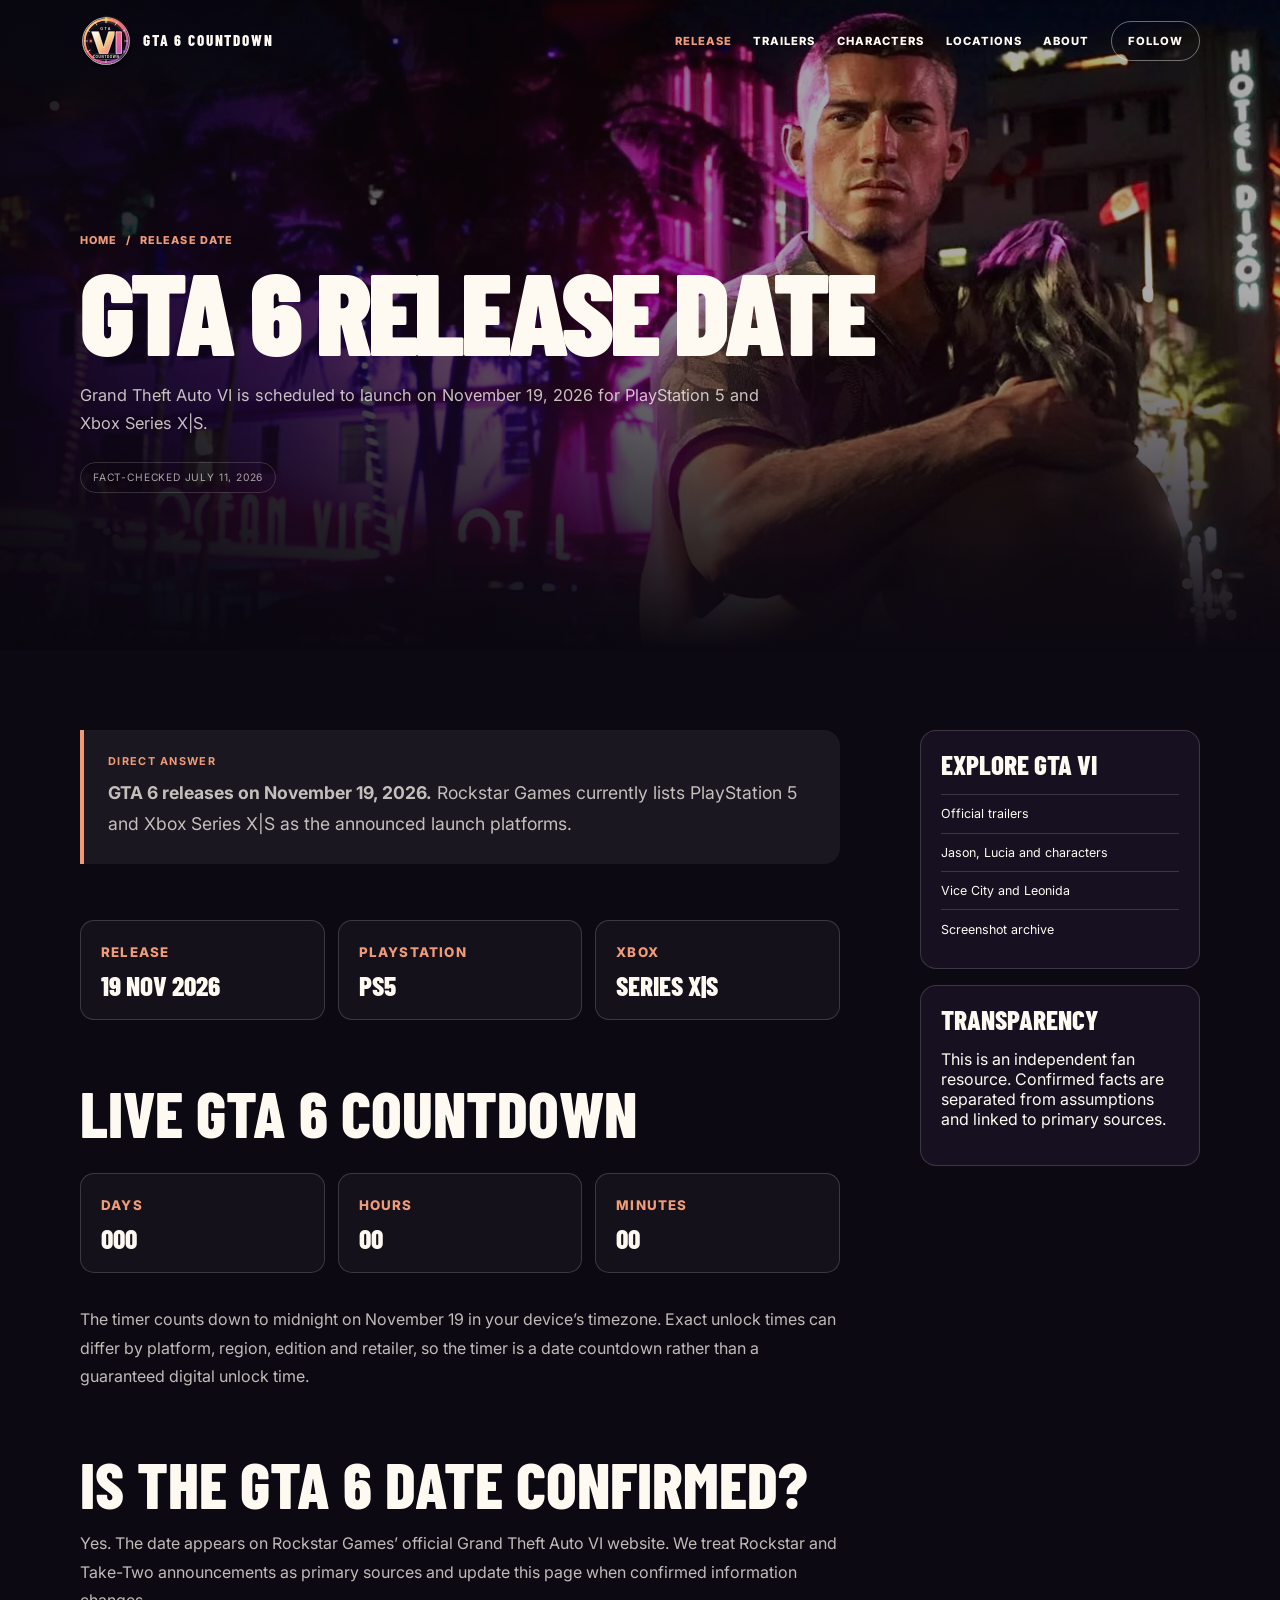
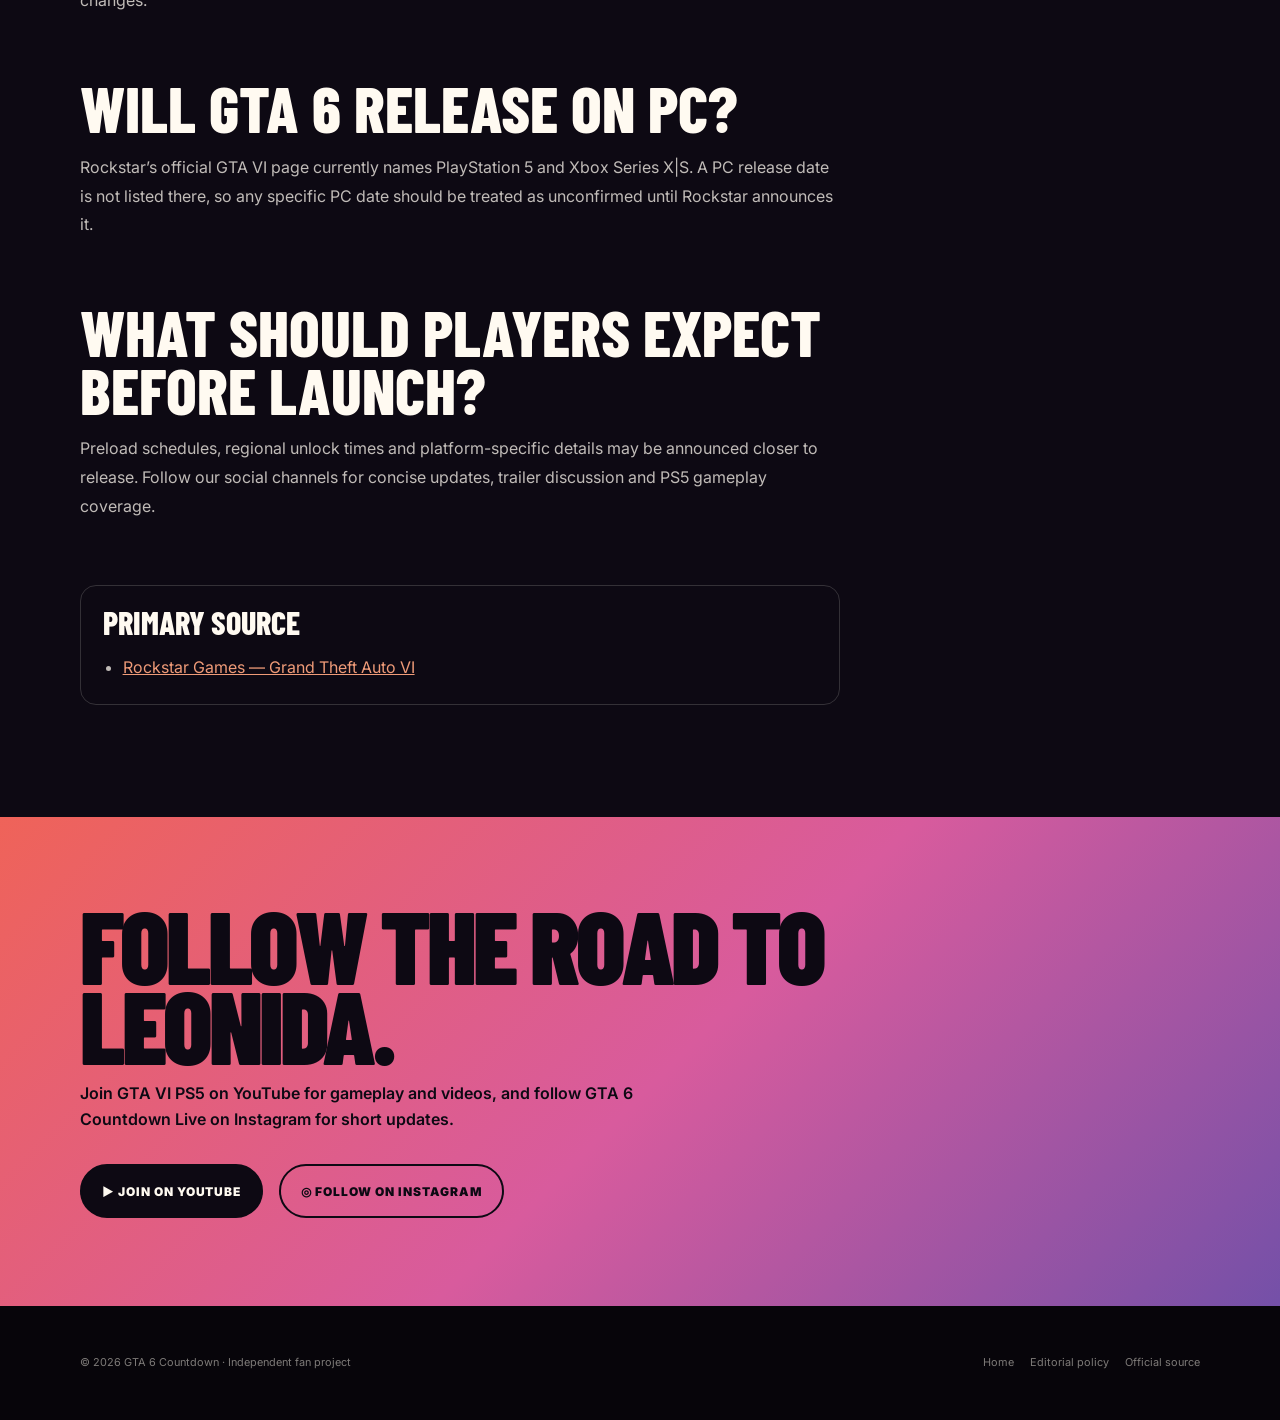
<file: release-date.html>
<!doctype html><html lang="en"><head>
<meta charset="utf-8"><meta name="viewport" content="width=device-width,initial-scale=1">
<title>GTA 6 Release Date: November 19, 2026 | Countdown</title>
<meta name="description" content="GTA 6 releases November 19, 2026 on PlayStation 5 and Xbox Series X|S. See the live countdown, confirmed platforms and release-date answers.">
<meta name="robots" content="index,follow,max-image-preview:large,max-snippet:-1,max-video-preview:-1"><meta name="theme-color" content="#0d0913">
<link rel="canonical" href="https://mnakrani245.github.io/gta-vi/release-date.html"><link rel="icon" href="images/gta6-countdown-icon.svg" type="image/svg+xml"><link rel="stylesheet" href="pages.css">
<link rel="preconnect" href="https://fonts.googleapis.com"><link rel="preconnect" href="https://fonts.gstatic.com" crossorigin><link href="https://fonts.googleapis.com/css2?family=Barlow+Condensed:wght@500;700;800;900&amp;family=Inter:wght@400;500;600;700;800&amp;display=swap" rel="stylesheet">
<meta property="og:type" content="article"><meta property="og:site_name" content="GTA 6 Countdown"><meta property="og:title" content="GTA 6 Release Date: November 19, 2026"><meta property="og:description" content="The confirmed release date, platforms and live countdown to Grand Theft Auto VI."><meta property="og:url" content="https://mnakrani245.github.io/gta-vi/release-date.html"><meta property="og:image" content="https://mnakrani245.github.io/gta-vi/images/og-gta6-countdown.jpg"><meta name="twitter:card" content="summary_large_image">
<script type="application/ld+json">{"@context":"https://schema.org","@graph":[{"@type":"WebPage","@id":"https://mnakrani245.github.io/gta-vi/release-date.html#webpage","url":"https://mnakrani245.github.io/gta-vi/release-date.html","name":"GTA 6 Release Date: November 19, 2026","description":"Confirmed GTA 6 release date, platforms and countdown.","dateModified":"2026-07-11","isPartOf":{"@id":"https://mnakrani245.github.io/gta-vi/#website"},"about":{"@type":"VideoGame","name":"Grand Theft Auto VI","datePublished":"2026-11-19","gamePlatform":["PlayStation 5","Xbox Series X","Xbox Series S"]}},{"@type":"BreadcrumbList","itemListElement":[{"@type":"ListItem","position":1,"name":"Home","item":"https://mnakrani245.github.io/gta-vi/"},{"@type":"ListItem","position":2,"name":"GTA 6 Release Date","item":"https://mnakrani245.github.io/gta-vi/release-date.html"}]}]}</script>
</head><body><a class="skip" href="#content">Skip to content</a>
<header class="header"><nav class="nav" aria-label="Primary"><a class="brand" href="index.html"><img src="images/gta6-countdown-icon.svg" width="96" height="96" alt=""><span>GTA 6 Countdown</span></a><div class="links" data-links><a aria-current="page" href="release-date.html">Release</a><a href="trailers.html">Trailers</a><a href="characters.html">Characters</a><a href="locations.html">Locations</a><a href="about.html">About</a><a class="follow-link" href="#follow">Follow</a></div><button class="menu" data-menu aria-label="Toggle menu" aria-expanded="false">☰</button></nav></header>
<main id="content"><section class="article-hero" style="--hero:url('images/9.avif')"><div class="hero-inner"><nav class="crumbs" aria-label="Breadcrumb"><a href="index.html">Home</a><span>/</span><span>Release date</span></nav><h1>GTA 6 release date</h1><p class="dek">Grand Theft Auto VI is scheduled to launch on November 19, 2026 for PlayStation 5 and Xbox Series X|S.</p><span class="updated">Fact-checked July 11, 2026</span></div></section>
<div class="main"><div class="layout"><article class="article">
<div class="answer"><strong>Direct answer</strong><p><b>GTA 6 releases on November 19, 2026.</b> Rockstar Games currently lists PlayStation 5 and Xbox Series X|S as the announced launch platforms.</p></div>
<div class="facts"><div class="fact"><small>Release</small><b>19 Nov 2026</b></div><div class="fact"><small>PlayStation</small><b>PS5</b></div><div class="fact"><small>Xbox</small><b>Series X|S</b></div></div>
<h2>Live GTA 6 countdown</h2><div class="facts" data-countdown aria-label="Live countdown"><div class="fact"><small>Days</small><b data-days>000</b></div><div class="fact"><small>Hours</small><b data-hours>00</b></div><div class="fact"><small>Minutes</small><b data-minutes>00</b></div></div>
<p>The timer counts down to midnight on November 19 in your device’s timezone. Exact unlock times can differ by platform, region, edition and retailer, so the timer is a date countdown rather than a guaranteed digital unlock time.</p>
<h2>Is the GTA 6 date confirmed?</h2><p>Yes. The date appears on Rockstar Games’ official Grand Theft Auto VI website. We treat Rockstar and Take-Two announcements as primary sources and update this page when confirmed information changes.</p>
<h2>Will GTA 6 release on PC?</h2><p>Rockstar’s official GTA VI page currently names PlayStation 5 and Xbox Series X|S. A PC release date is not listed there, so any specific PC date should be treated as unconfirmed until Rockstar announces it.</p>
<h2>What should players expect before launch?</h2><p>Preload schedules, regional unlock times and platform-specific details may be announced closer to release. Follow our social channels for concise updates, trailer discussion and PS5 gameplay coverage.</p>
<div class="source-box"><h2>Primary source</h2><ul><li><a href="https://www.rockstargames.com/VI" rel="noopener noreferrer">Rockstar Games — Grand Theft Auto VI</a></li></ul></div>
</article><aside class="sidebar"><div class="side-card"><h2>Explore GTA VI</h2><a href="trailers.html">Official trailers</a><a href="characters.html">Jason, Lucia and characters</a><a href="locations.html">Vice City and Leonida</a><a href="index.html#gallery">Screenshot archive</a></div><div class="side-card"><h2>Transparency</h2><p>This is an independent fan resource. Confirmed facts are separated from assumptions and linked to primary sources.</p></div></aside></div></div>
</main>
<section class="social" id="follow"><div class="social-inner"><h2>Follow the road to Leonida.</h2><p>Join GTA VI PS5 on YouTube for gameplay and videos, and follow GTA 6 Countdown Live on Instagram for short updates.</p><div class="social-links"><a class="social-button" href="https://www.youtube.com/@gtavi-ps5" target="_blank" rel="me noopener noreferrer">▶ Join on YouTube</a><a class="social-button alt" href="https://www.instagram.com/gta6countdownlive/" target="_blank" rel="me noopener noreferrer">◎ Follow on Instagram</a></div></div></section>
<footer class="footer"><div class="footer-inner"><span>© <span data-year>2026</span> GTA 6 Countdown · Independent fan project</span><nav><a href="index.html">Home</a><a href="about.html">Editorial policy</a><a href="https://www.rockstargames.com/VI">Official source</a></nav></div></footer><script src="pages.js" defer></script></body></html>
</file>
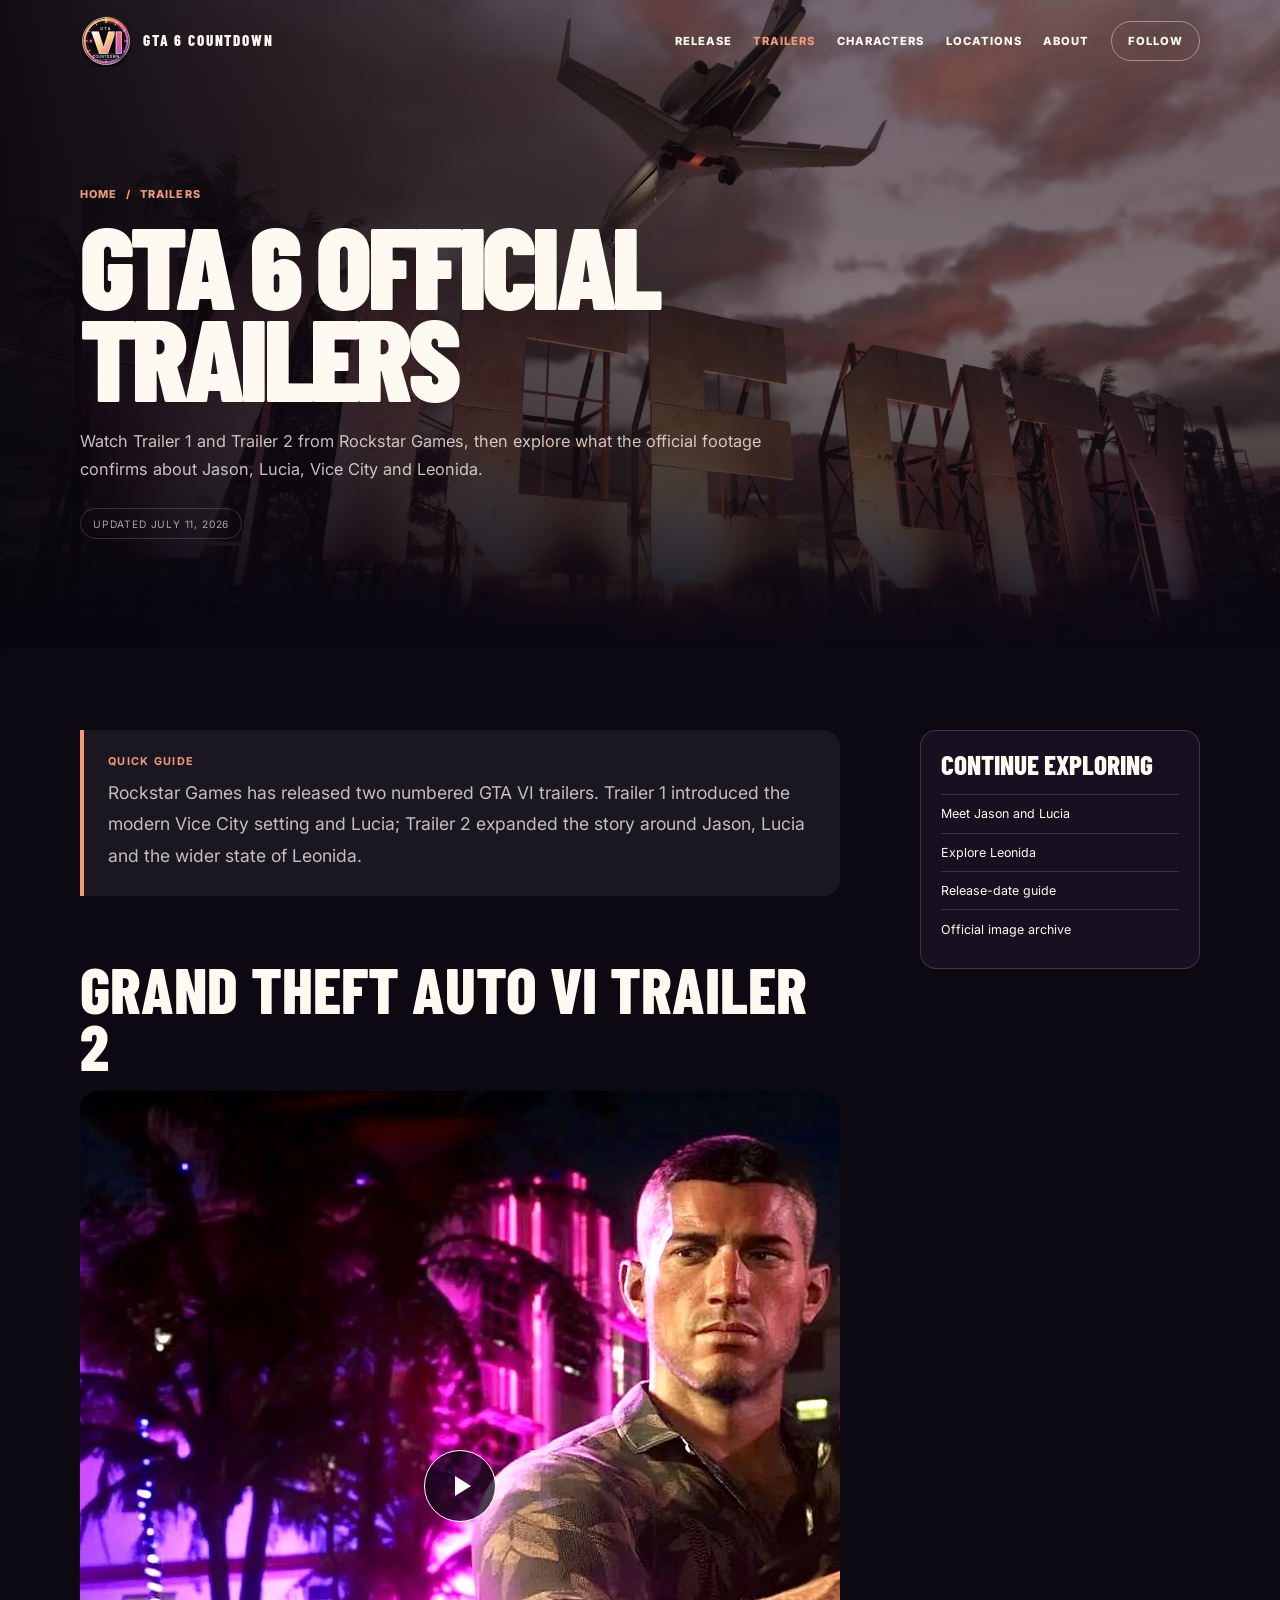
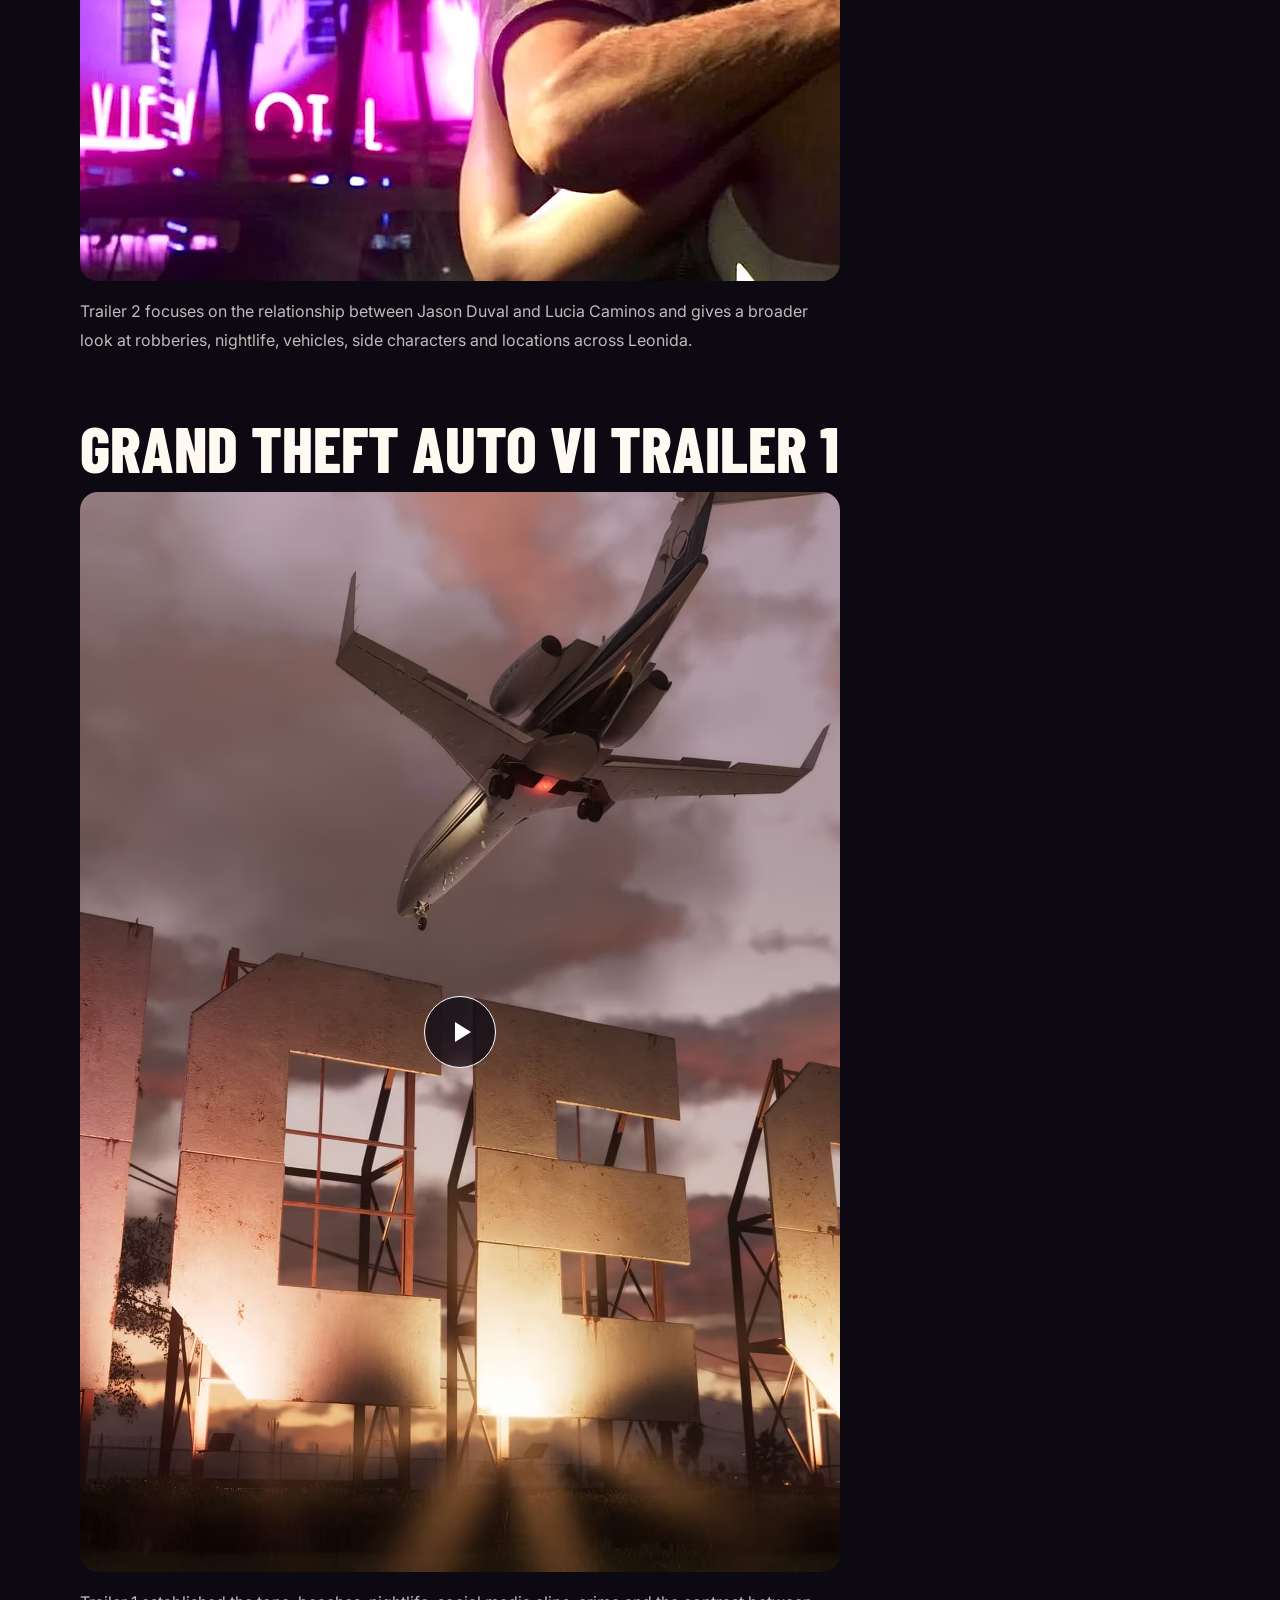
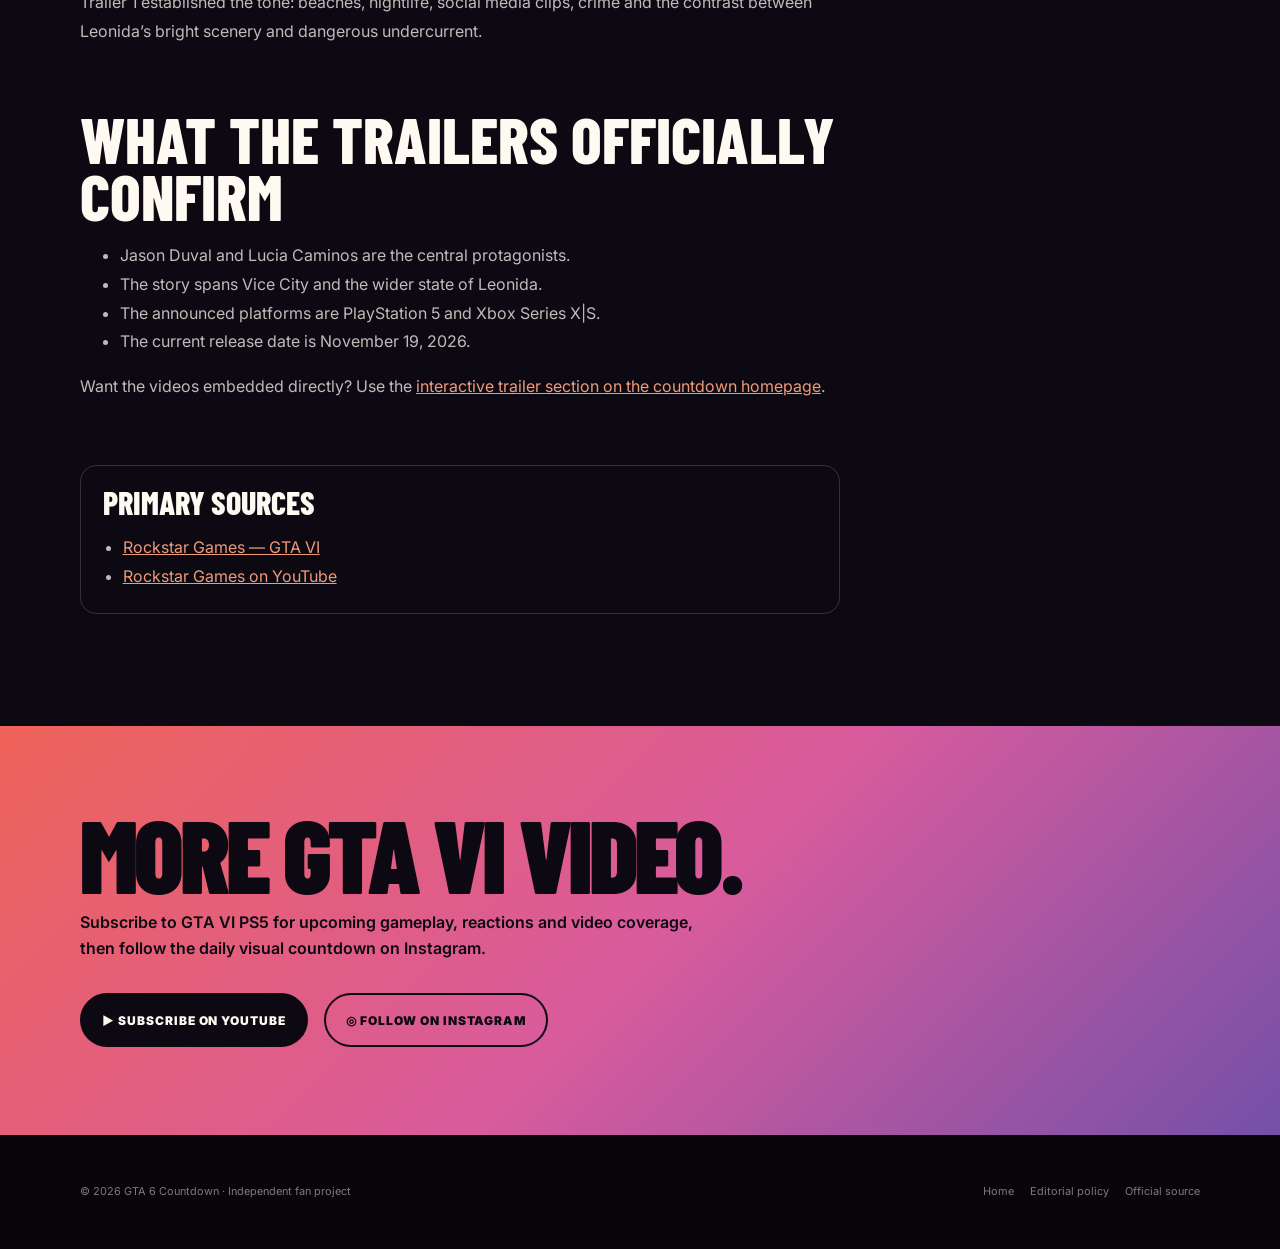
<file: trailers.html>
<!doctype html><html lang="en"><head>
<meta charset="utf-8"><meta name="viewport" content="width=device-width,initial-scale=1">
<title>GTA 6 Trailers: Watch Trailer 1 and Trailer 2</title>
<meta name="description" content="Watch GTA 6 Trailer 1 and Trailer 2, then explore a concise guide to the official Grand Theft Auto VI videos, characters and Leonida setting.">
<meta name="robots" content="index,follow,max-image-preview:large,max-snippet:-1,max-video-preview:-1"><meta name="theme-color" content="#0d0913"><link rel="canonical" href="https://mnakrani245.github.io/gta-vi/trailers.html"><link rel="icon" href="images/gta6-countdown-icon.svg" type="image/svg+xml"><link rel="stylesheet" href="pages.css">
<link rel="preconnect" href="https://fonts.googleapis.com"><link rel="preconnect" href="https://fonts.gstatic.com" crossorigin><link href="https://fonts.googleapis.com/css2?family=Barlow+Condensed:wght@500;700;800;900&amp;family=Inter:wght@400;500;600;700;800&amp;display=swap" rel="stylesheet">
<meta property="og:type" content="article"><meta property="og:site_name" content="GTA 6 Countdown"><meta property="og:title" content="GTA 6 Official Trailers"><meta property="og:description" content="Watch and explore Rockstar Games' two official GTA VI trailers."><meta property="og:url" content="https://mnakrani245.github.io/gta-vi/trailers.html"><meta property="og:image" content="https://mnakrani245.github.io/gta-vi/images/9.avif"><meta name="twitter:card" content="summary_large_image">
<script type="application/ld+json">{"@context":"https://schema.org","@graph":[{"@type":"WebPage","@id":"https://mnakrani245.github.io/gta-vi/trailers.html#webpage","url":"https://mnakrani245.github.io/gta-vi/trailers.html","name":"GTA 6 Trailers: Trailer 1 and Trailer 2","dateModified":"2026-07-11","isPartOf":{"@id":"https://mnakrani245.github.io/gta-vi/#website"}},{"@type":"ItemList","name":"Official GTA 6 trailers","itemListElement":[{"@type":"ListItem","position":1,"item":{"@type":"VideoObject","name":"Grand Theft Auto VI Trailer 2","description":"Rockstar Games' second official trailer for Grand Theft Auto VI, featuring Jason, Lucia and Leonida.","uploadDate":"2025-05-06","thumbnailUrl":"https://mnakrani245.github.io/gta-vi/images/9.avif","embedUrl":"https://www.youtube.com/embed/VQRLujxTm3c","contentUrl":"https://www.youtube.com/watch?v=VQRLujxTm3c"}},{"@type":"ListItem","position":2,"item":{"@type":"VideoObject","name":"Grand Theft Auto VI Trailer 1","description":"Rockstar Games' first official trailer for Grand Theft Auto VI, introducing Lucia and modern Vice City.","uploadDate":"2023-12-04","thumbnailUrl":"https://mnakrani245.github.io/gta-vi/images/10.avif","embedUrl":"https://www.youtube.com/embed/QdBZY2fkU-0","contentUrl":"https://www.youtube.com/watch?v=QdBZY2fkU-0"}}]},{"@type":"BreadcrumbList","itemListElement":[{"@type":"ListItem","position":1,"name":"Home","item":"https://mnakrani245.github.io/gta-vi/"},{"@type":"ListItem","position":2,"name":"GTA 6 Trailers","item":"https://mnakrani245.github.io/gta-vi/trailers.html"}]}]}</script>
</head><body><a class="skip" href="#content">Skip to content</a><header class="header"><nav class="nav" aria-label="Primary"><a class="brand" href="index.html"><img src="images/gta6-countdown-icon.svg" width="96" height="96" alt=""><span>GTA 6 Countdown</span></a><div class="links" data-links><a href="release-date.html">Release</a><a aria-current="page" href="trailers.html">Trailers</a><a href="characters.html">Characters</a><a href="locations.html">Locations</a><a href="about.html">About</a><a class="follow-link" href="#follow">Follow</a></div><button class="menu" data-menu aria-label="Toggle menu" aria-expanded="false">☰</button></nav></header>
<main id="content"><section class="article-hero" style="--hero:url('images/10.avif')"><div class="hero-inner"><nav class="crumbs" aria-label="Breadcrumb"><a href="index.html">Home</a><span>/</span><span>Trailers</span></nav><h1>GTA 6 official trailers</h1><p class="dek">Watch Trailer 1 and Trailer 2 from Rockstar Games, then explore what the official footage confirms about Jason, Lucia, Vice City and Leonida.</p><span class="updated">Updated July 11, 2026</span></div></section>
<div class="main"><div class="layout"><article class="article"><div class="answer"><strong>Quick guide</strong><p>Rockstar Games has released two numbered GTA VI trailers. Trailer 1 introduced the modern Vice City setting and Lucia; Trailer 2 expanded the story around Jason, Lucia and the wider state of Leonida.</p></div>
<h2>Grand Theft Auto VI Trailer 2</h2><a class="video-poster" href="https://www.youtube.com/watch?v=VQRLujxTm3c" target="_blank" rel="noopener noreferrer" aria-label="Watch Grand Theft Auto VI Trailer 2 on YouTube"><img src="images/9.avif" width="1440" height="790" alt="Jason and Lucia beneath Vice City neon in GTA 6"><span class="play" aria-hidden="true"></span></a><p>Trailer 2 focuses on the relationship between Jason Duval and Lucia Caminos and gives a broader look at robberies, nightlife, vehicles, side characters and locations across Leonida.</p>
<h2>Grand Theft Auto VI Trailer 1</h2><a class="video-poster" href="https://www.youtube.com/watch?v=QdBZY2fkU-0" target="_blank" rel="noopener noreferrer" aria-label="Watch Grand Theft Auto VI Trailer 1 on YouTube"><img src="images/10.avif" width="1920" height="1080" alt="A jet flying over the Vice City sign at sunset"><span class="play" aria-hidden="true"></span></a><p>Trailer 1 established the tone: beaches, nightlife, social media clips, crime and the contrast between Leonida’s bright scenery and dangerous undercurrent.</p>
<h2>What the trailers officially confirm</h2><ul><li>Jason Duval and Lucia Caminos are the central protagonists.</li><li>The story spans Vice City and the wider state of Leonida.</li><li>The announced platforms are PlayStation 5 and Xbox Series X|S.</li><li>The current release date is November 19, 2026.</li></ul>
<p>Want the videos embedded directly? Use the <a href="index.html#trailers">interactive trailer section on the countdown homepage</a>.</p>
<div class="source-box"><h2>Primary sources</h2><ul><li><a href="https://www.rockstargames.com/VI">Rockstar Games — GTA VI</a></li><li><a href="https://www.youtube.com/@RockstarGames">Rockstar Games on YouTube</a></li></ul></div></article>
<aside class="sidebar"><div class="side-card"><h2>Continue exploring</h2><a href="characters.html">Meet Jason and Lucia</a><a href="locations.html">Explore Leonida</a><a href="release-date.html">Release-date guide</a><a href="index.html#gallery">Official image archive</a></div></aside></div></div></main>
<section class="social" id="follow"><div class="social-inner"><h2>More GTA VI video.</h2><p>Subscribe to GTA VI PS5 for upcoming gameplay, reactions and video coverage, then follow the daily visual countdown on Instagram.</p><div class="social-links"><a class="social-button" href="https://www.youtube.com/@gtavi-ps5" target="_blank" rel="me noopener noreferrer">▶ Subscribe on YouTube</a><a class="social-button alt" href="https://www.instagram.com/gta6countdownlive/" target="_blank" rel="me noopener noreferrer">◎ Follow on Instagram</a></div></div></section>
<footer class="footer"><div class="footer-inner"><span>© <span data-year>2026</span> GTA 6 Countdown · Independent fan project</span><nav><a href="index.html">Home</a><a href="about.html">Editorial policy</a><a href="https://www.rockstargames.com/VI">Official source</a></nav></div></footer><script src="pages.js" defer></script></body></html>
</file>
<file: pages.css>
:root {
  --ink:#0d0913; --ink-2:#171020; --paper:#f4ead8; --white:#fffaf1;
  --peach:#ef9b78; --coral:#ef6359; --pink:#d85b9d; --lime:#c9e75f;
  --line:rgba(255,250,241,.16); --container:min(1120px,calc(100% - 40px));
  --display:"Barlow Condensed",Impact,sans-serif; --body:"Inter",Arial,sans-serif;
}
*{box-sizing:border-box}html{scroll-behavior:smooth;background:var(--ink)}body{margin:0;color:var(--white);background:var(--ink);font-family:var(--body);-webkit-font-smoothing:antialiased}img{display:block;width:100%}a{color:inherit}.skip{position:fixed;z-index:99;left:1rem;top:1rem;padding:.8rem 1rem;background:var(--lime);color:var(--ink);transform:translateY(-180%)}.skip:focus{transform:none}
.header{position:fixed;z-index:30;top:0;inset-inline:0;height:82px;display:flex;align-items:center;background:transparent;border-bottom:1px solid transparent;backdrop-filter:none;transition:height .3s ease,background-color .3s ease,border-color .3s ease,backdrop-filter .3s ease}.header.scrolled{height:68px;background:rgba(13,9,19,.86);border-bottom-color:var(--line);backdrop-filter:blur(18px)}.nav{width:var(--container);margin:auto;display:flex;align-items:center;justify-content:space-between;gap:2rem}.brand{display:flex;align-items:center;gap:.7rem;text-decoration:none;font:800 .95rem/1 var(--display);letter-spacing:.12em;text-transform:uppercase}.brand img{width:52px;height:52px}.links{display:flex;align-items:center;gap:1.35rem}.links a{text-decoration:none;font-size:.7rem;font-weight:800;letter-spacing:.09em;text-transform:uppercase}.links a:hover,.links a[aria-current="page"]{color:var(--peach)}.follow-link{padding:.75rem 1rem;border:1px solid rgba(255,255,255,.4);border-radius:100px}.menu{display:none;border:0;background:transparent;color:var(--white);font-size:1.4rem}
.article-hero{position:relative;min-height:650px;display:flex;align-items:flex-end;isolation:isolate;overflow:hidden;background:var(--ink-2)}.article-hero::before{content:"";position:absolute;z-index:-2;inset:0;background-image:var(--hero);background-position:center;background-size:cover}.article-hero::after{content:"";position:absolute;z-index:-1;inset:0;background:linear-gradient(90deg,rgba(9,6,14,.93),rgba(9,6,14,.34) 65%),linear-gradient(0deg,var(--ink),transparent 55%)}.hero-inner{width:var(--container);margin:auto;padding:150px 0 74px}.crumbs{display:flex;gap:.55rem;margin-bottom:1.1rem;color:var(--peach);font-size:.68rem;font-weight:800;letter-spacing:.1em;text-transform:uppercase}.crumbs a{text-decoration:none}.article-hero h1{max-width:900px;margin:0;font:900 clamp(4.3rem,9vw,8rem)/.8 var(--display);letter-spacing:-.04em;text-transform:uppercase;text-wrap:balance}.dek{max-width:700px;margin:1.5rem 0 0;color:rgba(255,250,241,.76);font-size:1.02rem;line-height:1.75}.updated{display:inline-flex;margin-top:1.5rem;padding:.55rem .75rem;border:1px solid var(--line);border-radius:100px;color:rgba(255,250,241,.64);font-size:.64rem;letter-spacing:.08em;text-transform:uppercase}
.main{padding:5rem 0 7rem}.layout{width:var(--container);margin:auto;display:grid;grid-template-columns:minmax(0,1fr) 280px;gap:5rem;align-items:start}.article{min-width:0}.answer{margin:0 0 3.5rem;padding:1.5rem;border-left:4px solid var(--peach);border-radius:0 16px 16px 0;background:rgba(255,255,255,.055)}.answer strong{display:block;margin-bottom:.55rem;color:var(--peach);font-size:.68rem;letter-spacing:.12em;text-transform:uppercase}.answer p{margin:0;font-size:1.1rem;line-height:1.65}.article h2{margin:4rem 0 1rem;font:800 clamp(2.5rem,5vw,4.4rem)/.9 var(--display);text-transform:uppercase}.article h3{margin:2.25rem 0 .6rem;font:800 1.7rem/1 var(--display);text-transform:uppercase}.article p,.article li{color:rgba(255,250,241,.74);line-height:1.8}.article a{color:var(--peach)}.article figure{margin:2.5rem 0}.article figure img{border-radius:18px}.article figcaption{margin-top:.65rem;color:rgba(255,250,241,.48);font-size:.7rem;line-height:1.5}.facts{display:grid;grid-template-columns:repeat(3,1fr);gap:.8rem;margin:2rem 0}.fact{padding:1.25rem;border:1px solid var(--line);border-radius:14px;background:rgba(255,255,255,.035)}.fact small{color:var(--peach);font-weight:800;letter-spacing:.09em;text-transform:uppercase}.fact b{display:block;margin-top:.65rem;font:800 1.7rem/1 var(--display);text-transform:uppercase}.card-grid{display:grid;grid-template-columns:1fr 1fr;gap:1rem}.card{overflow:hidden;border:1px solid var(--line);border-radius:16px;background:var(--ink-2)}.card img{aspect-ratio:16/10;object-fit:cover}.card-body{padding:1.2rem}.card h3{margin:0 0 .55rem}.card p{margin:0;font-size:.82rem}.source-box{margin-top:4rem;padding:1.4rem;border:1px solid var(--line);border-radius:16px}.source-box h2{margin:0 0 1rem;font-size:2rem}.source-box ul{margin:0;padding-left:1.2rem}.sidebar{position:sticky;top:105px}.side-card{padding:1.25rem;border:1px solid var(--line);border-radius:16px;background:var(--ink-2)}.side-card+ .side-card{margin-top:1rem}.side-card h2{margin:0 0 1rem;font:800 1.7rem/1 var(--display);text-transform:uppercase}.side-card a{display:block;padding:.7rem 0;border-top:1px solid var(--line);text-decoration:none;font-size:.78rem}.side-card a:hover{color:var(--peach)}
.social{padding:5.5rem 0;background:linear-gradient(135deg,#ef6359,#d85b9d 52%,#7450a8);color:var(--ink)}.social-inner{width:var(--container);margin:auto}.social h2{max-width:800px;margin:0;font:900 clamp(4rem,8vw,7.5rem)/.78 var(--display);letter-spacing:-.04em;text-transform:uppercase}.social p{max-width:620px;font-weight:600;line-height:1.6}.social-links{display:flex;gap:1rem;margin-top:2rem}.social-button{display:inline-flex;align-items:center;gap:.7rem;min-height:54px;padding:1rem 1.25rem;border:2px solid var(--ink);border-radius:100px;background:var(--ink);color:var(--white);text-decoration:none;font-size:.75rem;font-weight:900;letter-spacing:.08em;text-transform:uppercase}.social-button.alt{background:transparent;color:var(--ink)}.social-button:hover{transform:translateY(-2px)}
.footer{padding:3rem 0;background:#07050a}.footer-inner{width:var(--container);margin:auto;display:flex;justify-content:space-between;gap:2rem;color:rgba(255,250,241,.48);font-size:.68rem;line-height:1.6}.footer nav{display:flex;gap:1rem}.footer a{text-decoration:none}.footer a:hover{color:var(--peach)}
.video-poster{position:relative;display:block;overflow:hidden;border-radius:18px}.video-poster img{aspect-ratio:16/9;object-fit:cover}.play{position:absolute;left:50%;top:50%;display:grid;place-items:center;width:72px;height:72px;border:1px solid white;border-radius:50%;background:rgba(13,9,19,.74);transform:translate(-50%,-50%)}.play::after{content:"";margin-left:5px;border-top:10px solid transparent;border-bottom:10px solid transparent;border-left:16px solid white}
@media(max-width:900px){.header,.header.scrolled{backdrop-filter:none}.brand,.menu{position:relative;z-index:2}.links{position:fixed;top:0;left:0;z-index:1;width:100vw;height:100dvh;display:flex;flex-direction:column;justify-content:center;background:rgba(13,9,19,.98);opacity:0;visibility:hidden}.links.open{opacity:1;visibility:visible}.links a{font-size:1.15rem}.menu{display:block}.layout{grid-template-columns:1fr}.sidebar{position:static}.facts{grid-template-columns:1fr}.card-grid{grid-template-columns:1fr}.footer-inner{flex-direction:column}.social-links{flex-direction:column;align-items:flex-start}}
@media(max-width:600px){:root{--container:calc(100% - 24px)}.brand span{display:none}.article-hero{min-height:600px}.article-hero h1{font-size:clamp(3.8rem,18vw,5.7rem)}.hero-inner{padding-bottom:52px}.layout{gap:3rem}.social-links{align-items:stretch}.social-button{justify-content:center}.footer nav{flex-wrap:wrap}}
@media(prefers-reduced-motion:reduce){*{scroll-behavior:auto!important;transition:none!important}}
</file>
